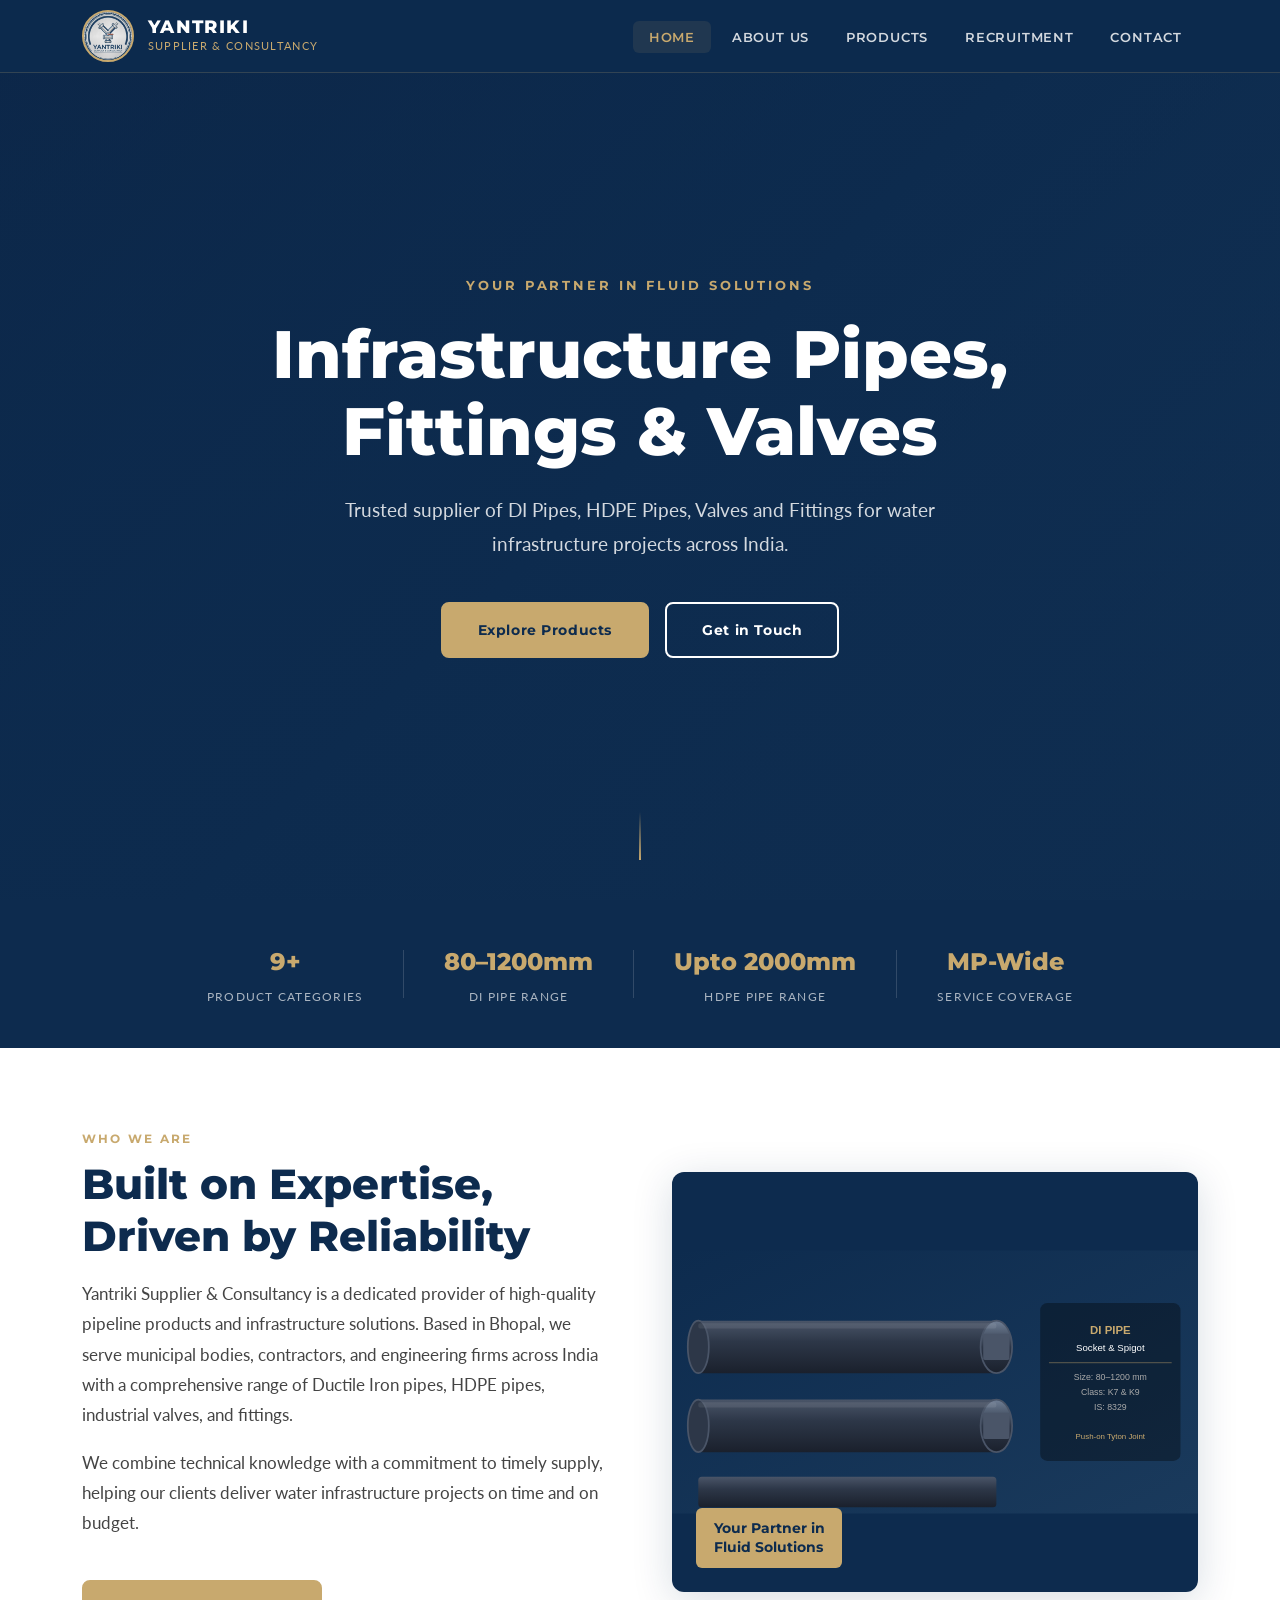
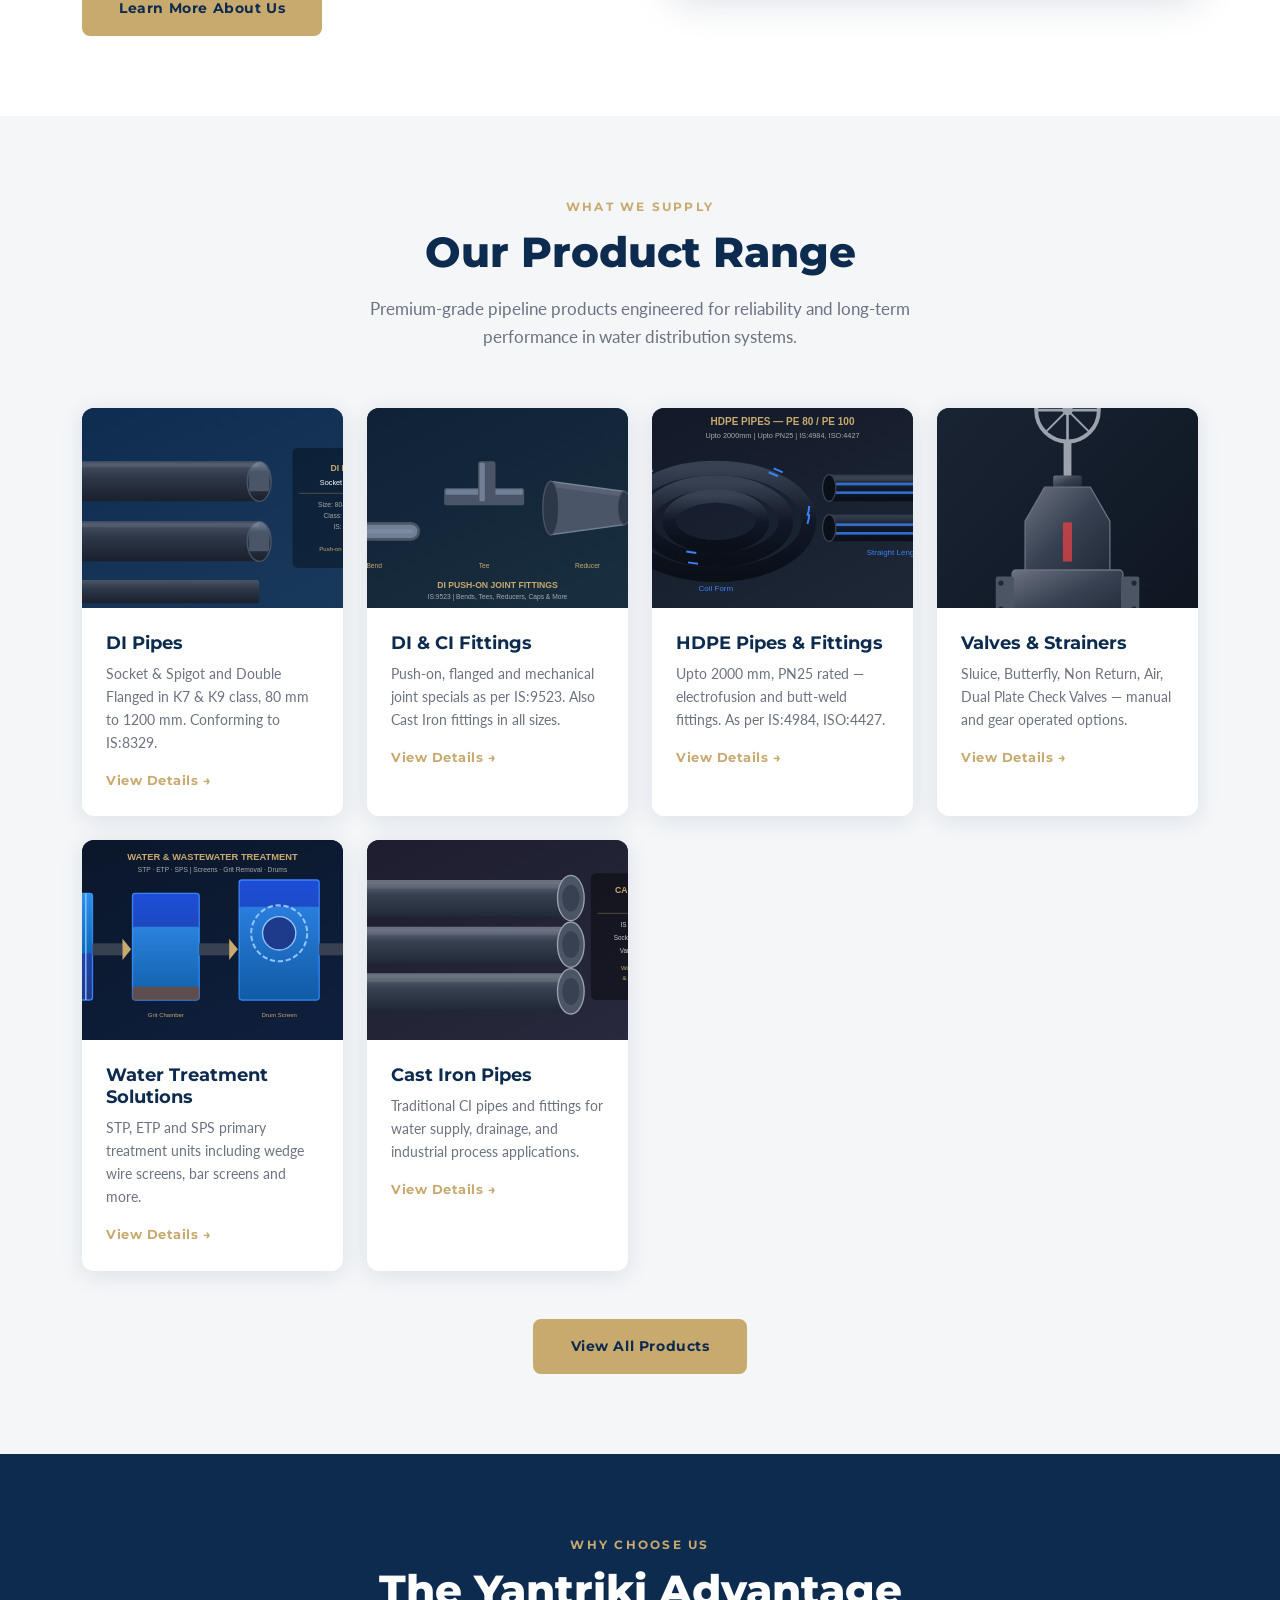
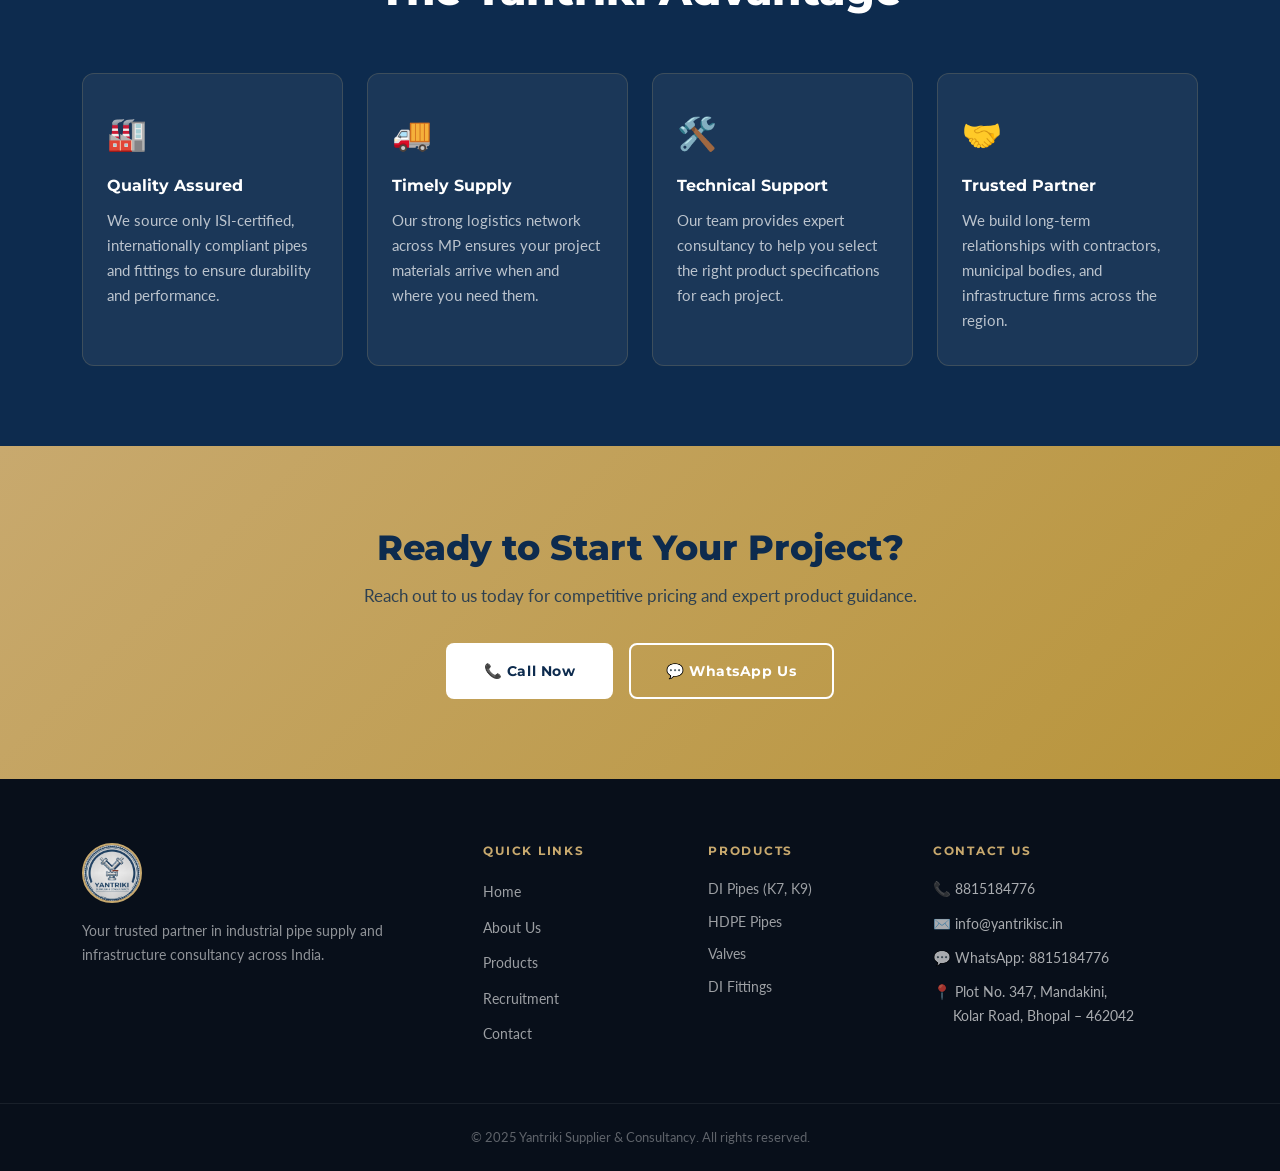
<file: index.html>
<!DOCTYPE html>
<html lang="en">
<head>
<meta charset="UTF-8">
<meta name="viewport" content="width=device-width, initial-scale=1.0, maximum-scale=5.0">
<meta name="theme-color" content="#0D2B4E">
<meta name="mobile-web-app-capable" content="yes">
<meta name="apple-mobile-web-app-capable" content="yes">
<meta name="apple-mobile-web-app-status-bar-style" content="black-translucent">
<link rel="canonical" href="https://yantrikisc.in/">
<meta name="description" content="Yantriki Supplier and Consultancy — Trusted supplier of DI Pipes, HDPE Pipes, Valves, Fittings and Water Treatment Solutions in Bhopal, Madhya Pradesh.">
<meta property="og:site_name" content="Yantriki Supplier and Consultancy">
<meta property="og:url" content="https://yantrikisc.in/">
<title>Yantriki Supplier & Consultancy</title>
<link href="https://fonts.googleapis.com/css2?family=Montserrat:wght@300;400;500;600;700;800&family=Lato:wght@300;400;700&display=swap" rel="stylesheet">
<link rel="stylesheet" href="style.css">
</head>
<body>

<!-- NAVBAR -->
<nav class="navbar" id="navbar">
  <div class="nav-container">
    <a href="index.html" class="nav-logo">
      <img src="./logo.jpg" alt="Yantriki Logo" class="logo-img" onerror="this.style.display='none'">
      <div class="logo-text">
        <span class="logo-main">YANTRIKI</span>
        <span class="logo-sub">Supplier & Consultancy</span>
      </div>
    </a>
    <button class="hamburger" id="hamburger" aria-label="Menu">
      <span></span><span></span><span></span>
    </button>
    <ul class="nav-links" id="navLinks">
      <li><a href="index.html" class="nav-link active">Home</a></li>
      <li><a href="about.html" class="nav-link">About Us</a></li>
      <li><a href="products.html" class="nav-link">Products</a></li>
      <li><a href="recruitment.html" class="nav-link">Recruitment</a></li>
      <li><a href="contact.html" class="nav-link">Contact</a></li>
    </ul>
  </div>
</nav>

<!-- HERO -->
<section class="hero">
  <div class="hero-overlay"></div>
  <div class="hero-content">
    <p class="hero-eyebrow">Your Partner in Fluid Solutions</p>
    <h1 class="hero-title">Infrastructure Pipes,<br>Fittings & Valves</h1>
    <p class="hero-desc">Trusted supplier of DI Pipes, HDPE Pipes, Valves and Fittings for water infrastructure projects across India.</p>
    <div class="hero-btns">
      <a href="products.html" class="btn btn-primary">Explore Products</a>
      <a href="contact.html" class="btn btn-outline">Get in Touch</a>
    </div>
  </div>
  <div class="hero-scroll-indicator">
    <span></span>
  </div>
</section>

<!-- STATS BAR -->
<section class="stats-bar">
  <div class="stats-container">
    <div class="stat-item">
      <span class="stat-number">9+</span>
      <span class="stat-label">Product Categories</span>
    </div>
    <div class="stat-divider"></div>
    <div class="stat-item">
      <span class="stat-number">80–1200mm</span>
      <span class="stat-label">DI Pipe Range</span>
    </div>
    <div class="stat-divider"></div>
    <div class="stat-item">
      <span class="stat-number">Upto 2000mm</span>
      <span class="stat-label">HDPE Pipe Range</span>
    </div>
    <div class="stat-divider"></div>
    <div class="stat-item">
      <span class="stat-number">MP-Wide</span>
      <span class="stat-label">Service Coverage</span>
    </div>
  </div>
</section>

<!-- INTRO SECTION -->
<section class="section intro-section">
  <div class="container two-col">
    <div class="intro-text fade-in">
      <p class="section-eyebrow">Who We Are</p>
      <h2 class="section-title">Built on Expertise,<br>Driven by Reliability</h2>
      <p class="body-text">Yantriki Supplier & Consultancy is a dedicated provider of high-quality pipeline products and infrastructure solutions. Based in Bhopal, we serve municipal bodies, contractors, and engineering firms across India with a comprehensive range of Ductile Iron pipes, HDPE pipes, industrial valves, and fittings.</p>
      <p class="body-text">We combine technical knowledge with a commitment to timely supply, helping our clients deliver water infrastructure projects on time and on budget.</p>
      <a href="about.html" class="btn btn-primary" style="margin-top:1.5rem">Learn More About Us</a>
    </div>
    <div class="intro-visual fade-in">
      <div class="visual-card">
        <img src="di-socket-pipe.svg" alt="Industrial pipes" class="visual-img">
        <div class="visual-badge">
          <span>Your Partner in<br>Fluid Solutions</span>
        </div>
      </div>
    </div>
  </div>
</section>

<!-- PRODUCTS PREVIEW -->
<section class="section products-preview">
  <div class="container">
    <div class="section-header">
      <p class="section-eyebrow">What We Supply</p>
      <h2 class="section-title">Our Product Range</h2>
      <p class="section-subtitle">Premium-grade pipeline products engineered for reliability and long-term performance in water distribution systems.</p>
    </div>
    <div class="product-grid">
      <a href="products.html#di-pipes" class="product-card fade-in">
        <div class="product-card-img" style="background-image:url('di-socket-pipe.svg'); background-color:#1a3a5c;"></div>
        <div class="product-card-body">
          <h3>DI Pipes</h3>
          <p>Socket & Spigot and Double Flanged in K7 & K9 class, 80 mm to 1200 mm. Conforming to IS:8329.</p>
          <span class="card-link">View Details →</span>
        </div>
      </a>
      <a href="products.html#di-fittings" class="product-card fade-in">
        <div class="product-card-img" style="background-image:url('di-push-fittings.svg'); background-color:#1a3a5c;"></div>
        <div class="product-card-body">
          <h3>DI & CI Fittings</h3>
          <p>Push-on, flanged and mechanical joint specials as per IS:9523. Also Cast Iron fittings in all sizes.</p>
          <span class="card-link">View Details →</span>
        </div>
      </a>
      <a href="products.html#hdpe-pipes" class="product-card fade-in">
        <div class="product-card-img" style="background-image:url('hdpe-pipes.svg'); background-color:#1a3a5c;"></div>
        <div class="product-card-body">
          <h3>HDPE Pipes & Fittings</h3>
          <p>Upto 2000 mm, PN25 rated — electrofusion and butt-weld fittings. As per IS:4984, ISO:4427.</p>
          <span class="card-link">View Details →</span>
        </div>
      </a>
      <a href="products.html#valves" class="product-card fade-in">
        <div class="product-card-img" style="background-image:url('sluice-valve.svg'); background-color:#1a3a5c;"></div>
        <div class="product-card-body">
          <h3>Valves & Strainers</h3>
          <p>Sluice, Butterfly, Non Return, Air, Dual Plate Check Valves — manual and gear operated options.</p>
          <span class="card-link">View Details →</span>
        </div>
      </a>
      <a href="products.html#wastewater" class="product-card fade-in">
        <div class="product-card-img" style="background-image:url('water-treatment.svg'); background-color:#1a3a5c;"></div>
        <div class="product-card-body">
          <h3>Water Treatment Solutions</h3>
          <p>STP, ETP and SPS primary treatment units including wedge wire screens, bar screens and more.</p>
          <span class="card-link">View Details →</span>
        </div>
      </a>
      <a href="products.html#ci-pipes" class="product-card fade-in">
        <div class="product-card-img" style="background-image:url('ci-pipes.svg'); background-color:#1a3a5c;"></div>
        <div class="product-card-body">
          <h3>Cast Iron Pipes</h3>
          <p>Traditional CI pipes and fittings for water supply, drainage, and industrial process applications.</p>
          <span class="card-link">View Details →</span>
        </div>
      </a>
    </div>
    <div class="center-btn">
      <a href="products.html" class="btn btn-primary">View All Products</a>
    </div>
  </div>
</section>

<!-- WHY US -->
<section class="section why-section">
  <div class="container">
    <div class="section-header">
      <p class="section-eyebrow">Why Choose Us</p>
      <h2 class="section-title">The Yantriki Advantage</h2>
    </div>
    <div class="why-grid">
      <div class="why-card fade-in">
        <div class="why-icon">🏭</div>
        <h3>Quality Assured</h3>
        <p>We source only ISI-certified, internationally compliant pipes and fittings to ensure durability and performance.</p>
      </div>
      <div class="why-card fade-in">
        <div class="why-icon">🚚</div>
        <h3>Timely Supply</h3>
        <p>Our strong logistics network across MP ensures your project materials arrive when and where you need them.</p>
      </div>
      <div class="why-card fade-in">
        <div class="why-icon">🛠️</div>
        <h3>Technical Support</h3>
        <p>Our team provides expert consultancy to help you select the right product specifications for each project.</p>
      </div>
      <div class="why-card fade-in">
        <div class="why-icon">🤝</div>
        <h3>Trusted Partner</h3>
        <p>We build long-term relationships with contractors, municipal bodies, and infrastructure firms across the region.</p>
      </div>
    </div>
  </div>
</section>

<!-- CTA BANNER -->
<section class="cta-banner">
  <div class="container">
    <h2>Ready to Start Your Project?</h2>
    <p>Reach out to us today for competitive pricing and expert product guidance.</p>
    <div class="cta-btns">
      <a href="tel:8815184776" class="btn btn-white">📞 Call Now</a>
      <a href="https://wa.me/918815184776" target="_blank" class="btn btn-outline-white">💬 WhatsApp Us</a>
    </div>
  </div>
</section>

<!-- FOOTER -->
<footer class="footer">
  <div class="footer-container">
    <div class="footer-brand">
      <img src="./logo.jpg" alt="Yantriki Logo" class="footer-logo">
      <p>Your trusted partner in industrial pipe supply and infrastructure consultancy across India.</p>
    </div>
    <div class="footer-links">
      <h4>Quick Links</h4>
      <ul>
        <li><a href="index.html">Home</a></li>
        <li><a href="about.html">About Us</a></li>
        <li><a href="products.html">Products</a></li>
        <li><a href="recruitment.html">Recruitment</a></li>
        <li><a href="contact.html">Contact</a></li>
      </ul>
    </div>
    <div class="footer-products">
      <h4>Products</h4>
      <ul>
        <li>DI Pipes (K7, K9)</li>
        <li>HDPE Pipes</li>
        <li>Valves</li>
        <li>DI Fittings</li>
      </ul>
    </div>
    <div class="footer-contact">
      <h4>Contact Us</h4>
      <p>📞 <a href="tel:8815184776">8815184776</a></p>
      <p>✉️ <a href="mailto:info@yantrikisc.in">info@yantrikisc.in</a></p>
      <p>💬 <a href="https://wa.me/918815184776">WhatsApp: 8815184776</a></p>
      <p>📍 Plot No. 347, Mandakini,<br>&nbsp;&nbsp;&nbsp;&nbsp;&nbsp;Kolar Road, Bhopal – 462042</p>
    </div>
  </div>
  <div class="footer-bottom">
    <p>© 2025 Yantriki Supplier & Consultancy. All rights reserved.</p>
  </div>
</footer>

<script src="logo-inject.js"></script>
<script src="main.js"></script>
</body>
</html>
</file>
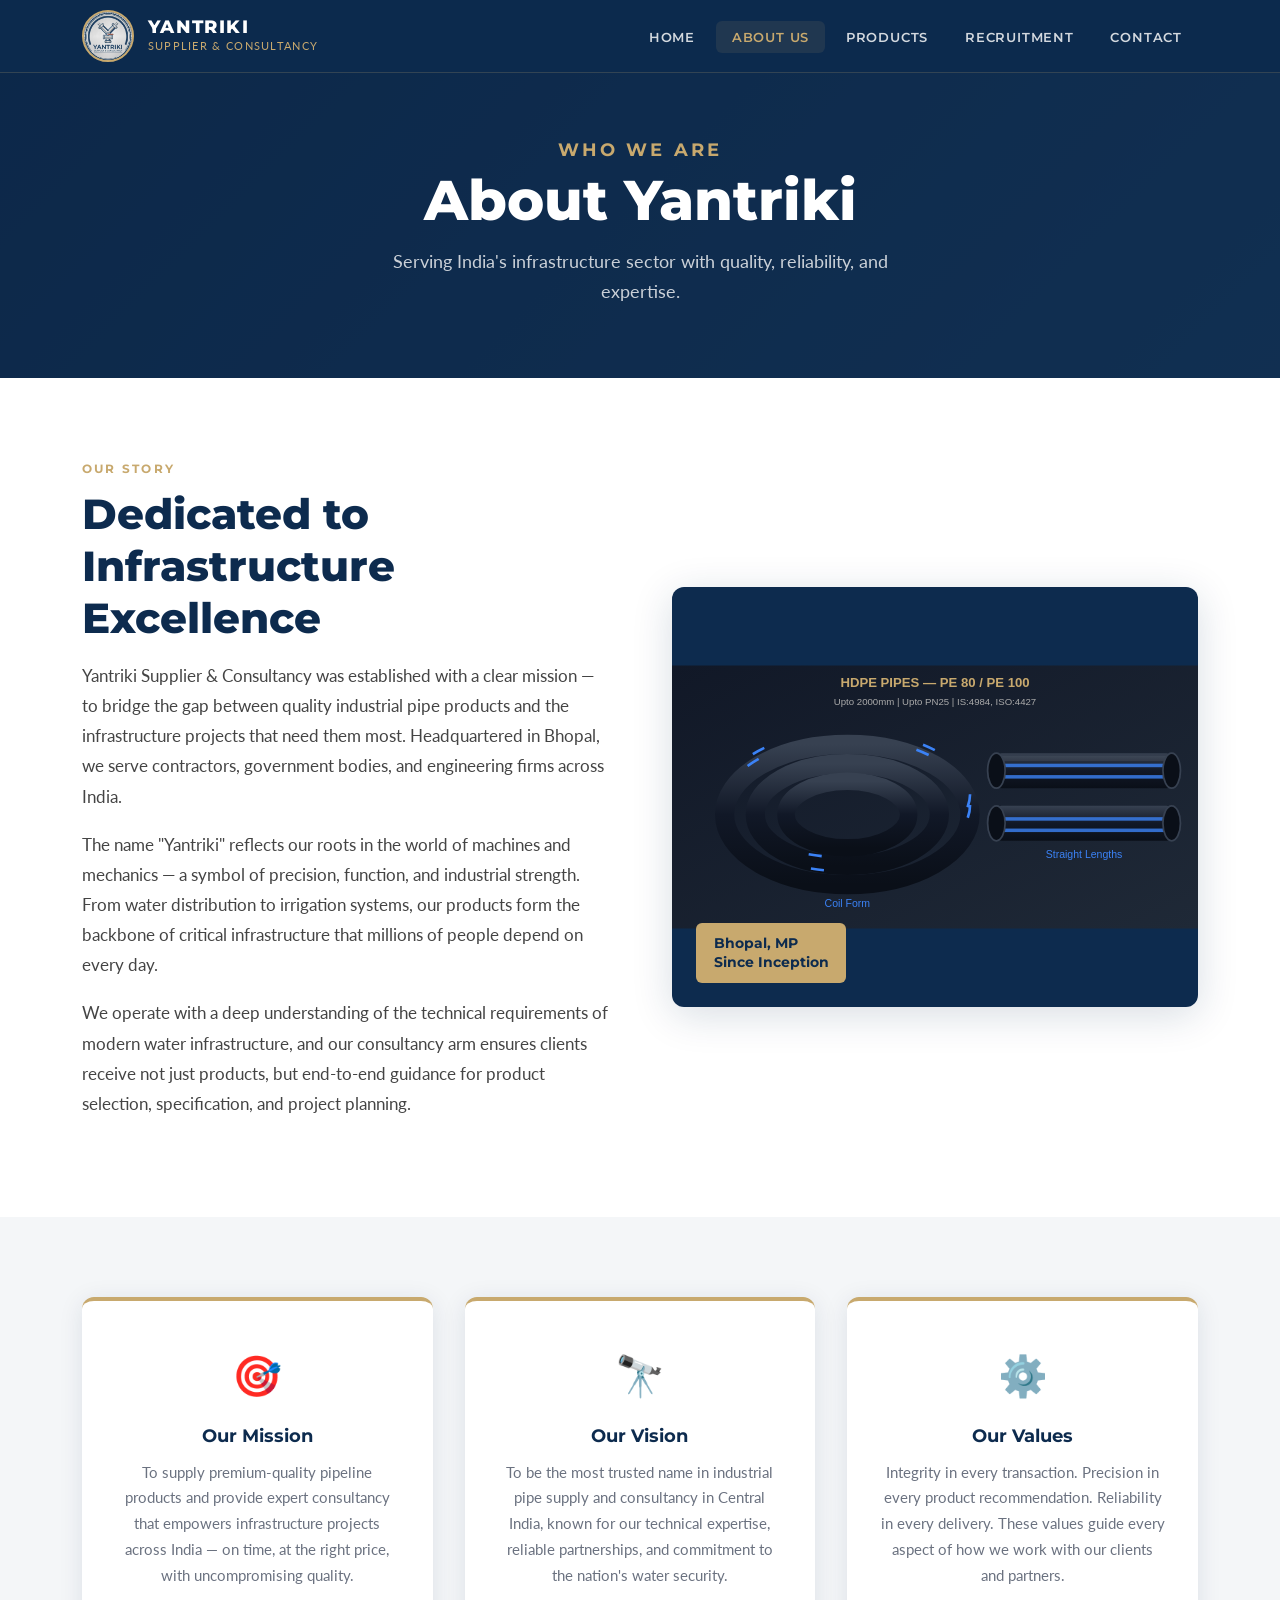
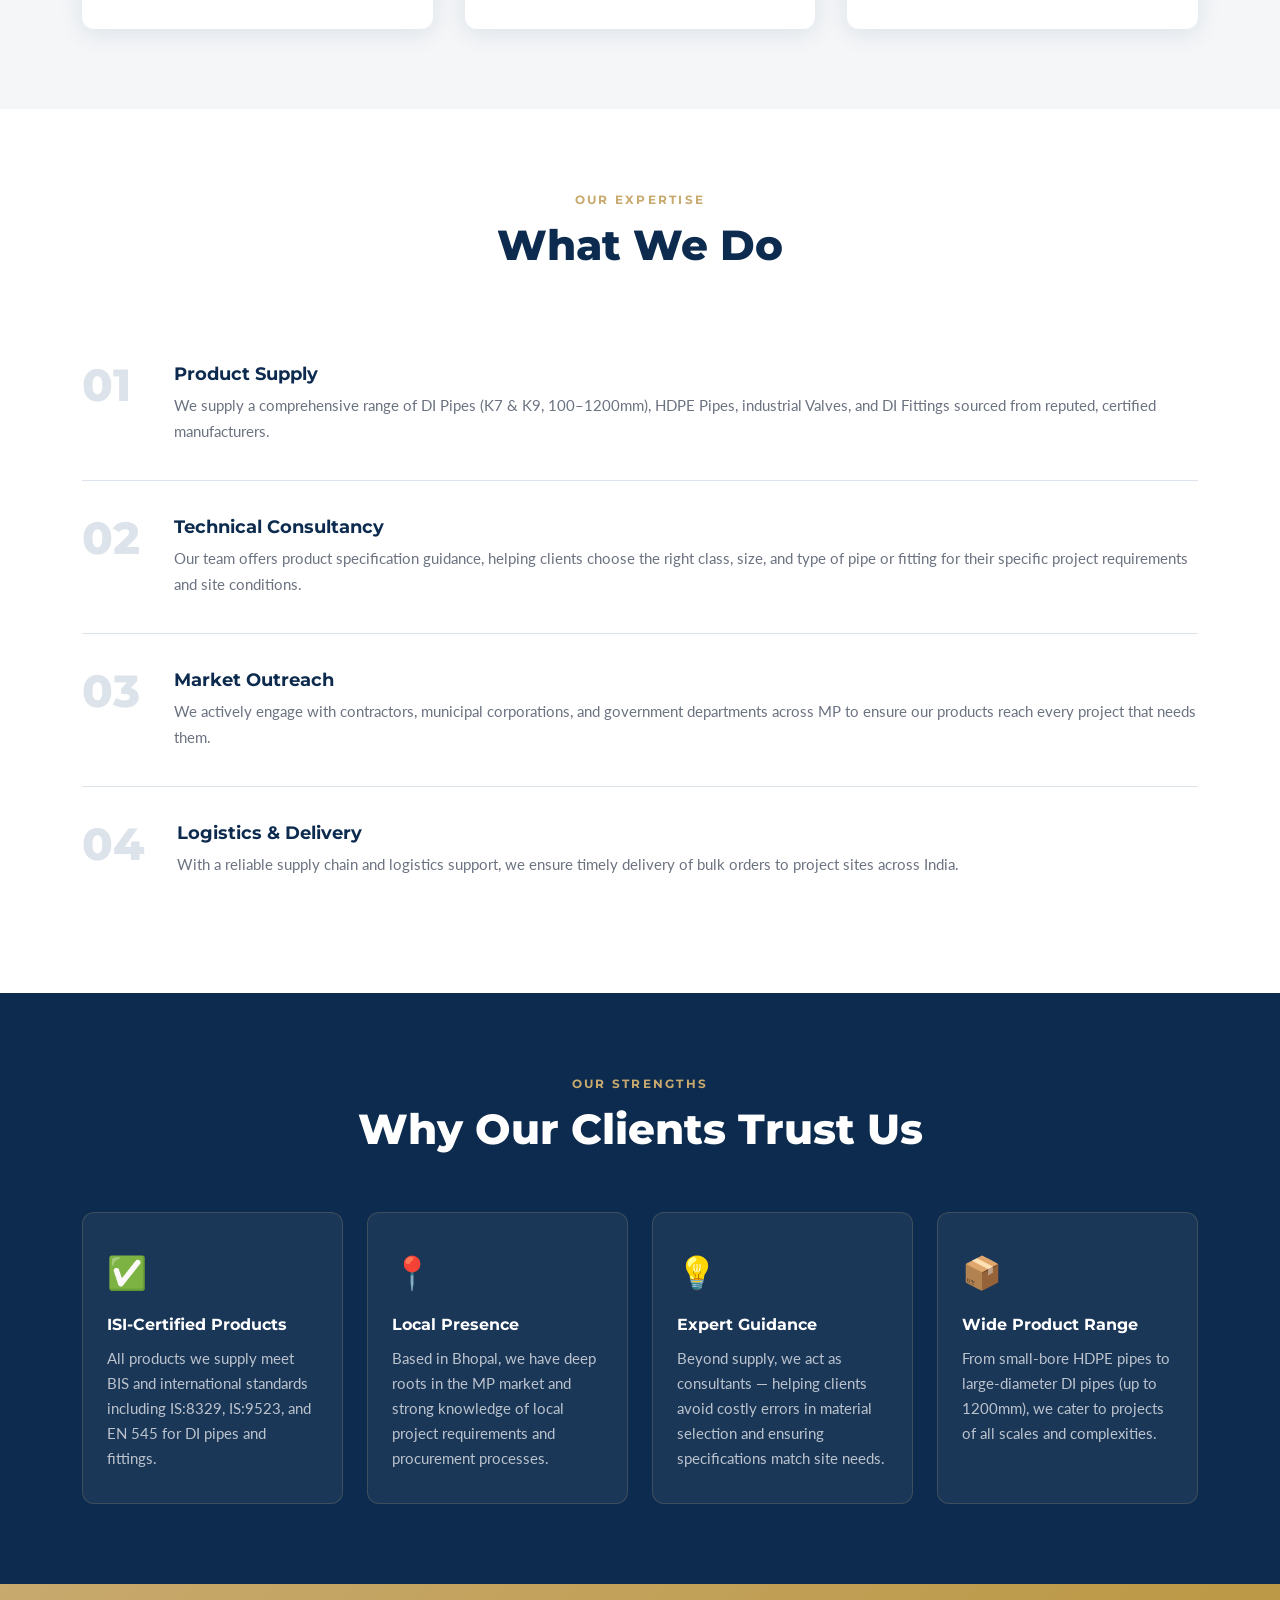
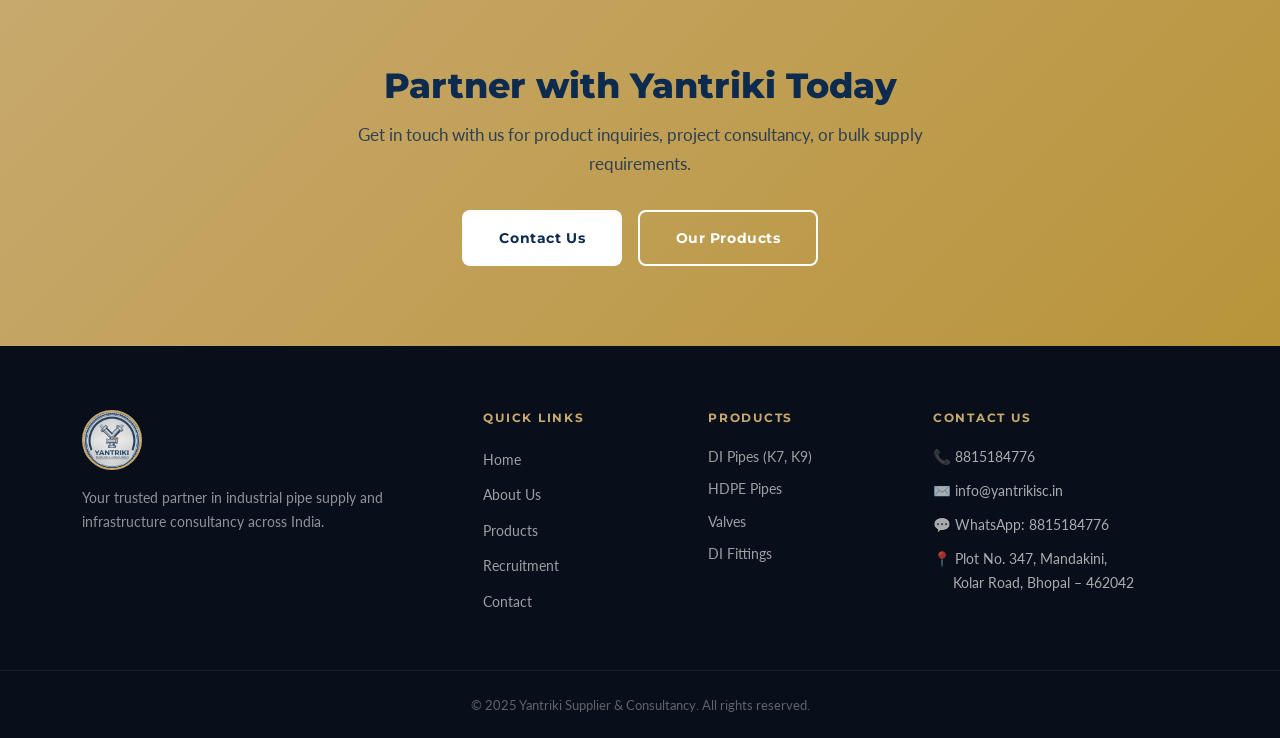
<file: about.html>
<!DOCTYPE html>
<html lang="en">
<head>
<meta charset="UTF-8">
<meta name="viewport" content="width=device-width, initial-scale=1.0, maximum-scale=5.0">
<meta name="theme-color" content="#0D2B4E">
<meta name="mobile-web-app-capable" content="yes">
<meta name="apple-mobile-web-app-capable" content="yes">
<meta name="apple-mobile-web-app-status-bar-style" content="black-translucent">
<link rel="canonical" href="https://yantrikisc.in/">
<meta name="description" content="Yantriki Supplier and Consultancy — Trusted supplier of DI Pipes, HDPE Pipes, Valves, Fittings and Water Treatment Solutions in Bhopal, Madhya Pradesh.">
<meta property="og:site_name" content="Yantriki Supplier and Consultancy">
<meta property="og:url" content="https://yantrikisc.in/">
<title>About Us – Yantriki Supplier & Consultancy</title>
<link href="https://fonts.googleapis.com/css2?family=Montserrat:wght@300;400;500;600;700;800&family=Lato:wght@300;400;700&display=swap" rel="stylesheet">
<link rel="stylesheet" href="style.css">
</head>
<body>

<nav class="navbar" id="navbar">
  <div class="nav-container">
    <a href="index.html" class="nav-logo">
      <img src="./logo.jpg" alt="Yantriki Logo" class="logo-img" onerror="this.style.display='none'">
      <div class="logo-text">
        <span class="logo-main">YANTRIKI</span>
        <span class="logo-sub">Supplier & Consultancy</span>
      </div>
    </a>
    <button class="hamburger" id="hamburger" aria-label="Menu">
      <span></span><span></span><span></span>
    </button>
    <ul class="nav-links" id="navLinks">
      <li><a href="index.html" class="nav-link">Home</a></li>
      <li><a href="about.html" class="nav-link active">About Us</a></li>
      <li><a href="products.html" class="nav-link">Products</a></li>
      <li><a href="recruitment.html" class="nav-link">Recruitment</a></li>
      <li><a href="contact.html" class="nav-link">Contact</a></li>
    </ul>
  </div>
</nav>

<!-- PAGE HERO -->
<section class="page-hero">
  <div class="page-hero-overlay"></div>
  <div class="page-hero-content">
    <p class="section-eyebrow" style="color:#c8a96e;">Who We Are</p>
    <h1>About Yantriki</h1>
    <p>Serving India's infrastructure sector with quality, reliability, and expertise.</p>
  </div>
</section>

<!-- ABOUT INTRO -->
<section class="section">
  <div class="container two-col">
    <div class="fade-in">
      <p class="section-eyebrow">Our Story</p>
      <h2 class="section-title">Dedicated to Infrastructure Excellence</h2>
      <p class="body-text">Yantriki Supplier & Consultancy was established with a clear mission — to bridge the gap between quality industrial pipe products and the infrastructure projects that need them most. Headquartered in Bhopal, we serve contractors, government bodies, and engineering firms across India.</p>
      <p class="body-text">The name "Yantriki" reflects our roots in the world of machines and mechanics — a symbol of precision, function, and industrial strength. From water distribution to irrigation systems, our products form the backbone of critical infrastructure that millions of people depend on every day.</p>
      <p class="body-text">We operate with a deep understanding of the technical requirements of modern water infrastructure, and our consultancy arm ensures clients receive not just products, but end-to-end guidance for product selection, specification, and project planning.</p>
    </div>
    <div class="intro-visual fade-in">
      <div class="visual-card">
        <img src="hdpe-pipes.svg" alt="Pipeline infrastructure" class="visual-img" onerror="this.style.background='#1a3a5c';this.src=''">
        <div class="visual-badge">
          <span>Bhopal, MP<br>Since Inception</span>
        </div>
      </div>
    </div>
  </div>
</section>

<!-- MISSION VISION -->
<section class="section mv-section">
  <div class="container">
    <div class="mv-grid">
      <div class="mv-card fade-in">
        <div class="mv-icon">🎯</div>
        <h3>Our Mission</h3>
        <p>To supply premium-quality pipeline products and provide expert consultancy that empowers infrastructure projects across India — on time, at the right price, with uncompromising quality.</p>
      </div>
      <div class="mv-card fade-in">
        <div class="mv-icon">🔭</div>
        <h3>Our Vision</h3>
        <p>To be the most trusted name in industrial pipe supply and consultancy in Central India, known for our technical expertise, reliable partnerships, and commitment to the nation's water security.</p>
      </div>
      <div class="mv-card fade-in">
        <div class="mv-icon">⚙️</div>
        <h3>Our Values</h3>
        <p>Integrity in every transaction. Precision in every product recommendation. Reliability in every delivery. These values guide every aspect of how we work with our clients and partners.</p>
      </div>
    </div>
  </div>
</section>

<!-- WHAT WE DO -->
<section class="section">
  <div class="container">
    <div class="section-header">
      <p class="section-eyebrow">Our Expertise</p>
      <h2 class="section-title">What We Do</h2>
    </div>
    <div class="expertise-grid">
      <div class="expertise-item fade-in">
        <div class="expertise-num">01</div>
        <div class="expertise-body">
          <h3>Product Supply</h3>
          <p>We supply a comprehensive range of DI Pipes (K7 & K9, 100–1200mm), HDPE Pipes, industrial Valves, and DI Fittings sourced from reputed, certified manufacturers.</p>
        </div>
      </div>
      <div class="expertise-item fade-in">
        <div class="expertise-num">02</div>
        <div class="expertise-body">
          <h3>Technical Consultancy</h3>
          <p>Our team offers product specification guidance, helping clients choose the right class, size, and type of pipe or fitting for their specific project requirements and site conditions.</p>
        </div>
      </div>
      <div class="expertise-item fade-in">
        <div class="expertise-num">03</div>
        <div class="expertise-body">
          <h3>Market Outreach</h3>
          <p>We actively engage with contractors, municipal corporations, and government departments across MP to ensure our products reach every project that needs them.</p>
        </div>
      </div>
      <div class="expertise-item fade-in">
        <div class="expertise-num">04</div>
        <div class="expertise-body">
          <h3>Logistics & Delivery</h3>
          <p>With a reliable supply chain and logistics support, we ensure timely delivery of bulk orders to project sites across India.</p>
        </div>
      </div>
    </div>
  </div>
</section>

<!-- WHY CHOOSE US -->
<section class="section why-section">
  <div class="container">
    <div class="section-header">
      <p class="section-eyebrow">Our Strengths</p>
      <h2 class="section-title">Why Our Clients Trust Us</h2>
    </div>
    <div class="why-grid">
      <div class="why-card fade-in">
        <div class="why-icon">✅</div>
        <h3>ISI-Certified Products</h3>
        <p>All products we supply meet BIS and international standards including IS:8329, IS:9523, and EN 545 for DI pipes and fittings.</p>
      </div>
      <div class="why-card fade-in">
        <div class="why-icon">📍</div>
        <h3>Local Presence</h3>
        <p>Based in Bhopal, we have deep roots in the MP market and strong knowledge of local project requirements and procurement processes.</p>
      </div>
      <div class="why-card fade-in">
        <div class="why-icon">💡</div>
        <h3>Expert Guidance</h3>
        <p>Beyond supply, we act as consultants — helping clients avoid costly errors in material selection and ensuring specifications match site needs.</p>
      </div>
      <div class="why-card fade-in">
        <div class="why-icon">📦</div>
        <h3>Wide Product Range</h3>
        <p>From small-bore HDPE pipes to large-diameter DI pipes (up to 1200mm), we cater to projects of all scales and complexities.</p>
      </div>
    </div>
  </div>
</section>

<!-- CTA -->
<section class="cta-banner">
  <div class="container">
    <h2>Partner with Yantriki Today</h2>
    <p>Get in touch with us for product inquiries, project consultancy, or bulk supply requirements.</p>
    <div class="cta-btns">
      <a href="contact.html" class="btn btn-white">Contact Us</a>
      <a href="products.html" class="btn btn-outline-white">Our Products</a>
    </div>
  </div>
</section>

<footer class="footer">
  <div class="footer-container">
    <div class="footer-brand">
      <img src="./logo.jpg" alt="Yantriki Logo" class="footer-logo">
      <p>Your trusted partner in industrial pipe supply and infrastructure consultancy across India.</p>
    </div>
    <div class="footer-links">
      <h4>Quick Links</h4>
      <ul>
        <li><a href="index.html">Home</a></li>
        <li><a href="about.html">About Us</a></li>
        <li><a href="products.html">Products</a></li>
        <li><a href="recruitment.html">Recruitment</a></li>
        <li><a href="contact.html">Contact</a></li>
      </ul>
    </div>
    <div class="footer-products">
      <h4>Products</h4>
      <ul>
        <li>DI Pipes (K7, K9)</li>
        <li>HDPE Pipes</li>
        <li>Valves</li>
        <li>DI Fittings</li>
      </ul>
    </div>
    <div class="footer-contact">
      <h4>Contact Us</h4>
      <p>📞 <a href="tel:8815184776">8815184776</a></p>
      <p>✉️ <a href="mailto:info@yantrikisc.in">info@yantrikisc.in</a></p>
      <p>💬 <a href="https://wa.me/918815184776">WhatsApp: 8815184776</a></p>
      <p>📍 Plot No. 347, Mandakini,<br>&nbsp;&nbsp;&nbsp;&nbsp;&nbsp;Kolar Road, Bhopal – 462042</p>
    </div>
  </div>
  <div class="footer-bottom">
    <p>© 2025 Yantriki Supplier & Consultancy. All rights reserved.</p>
  </div>
</footer>

<script src="logo-inject.js"></script>
<script src="main.js"></script>
</body>
</html>
</file>
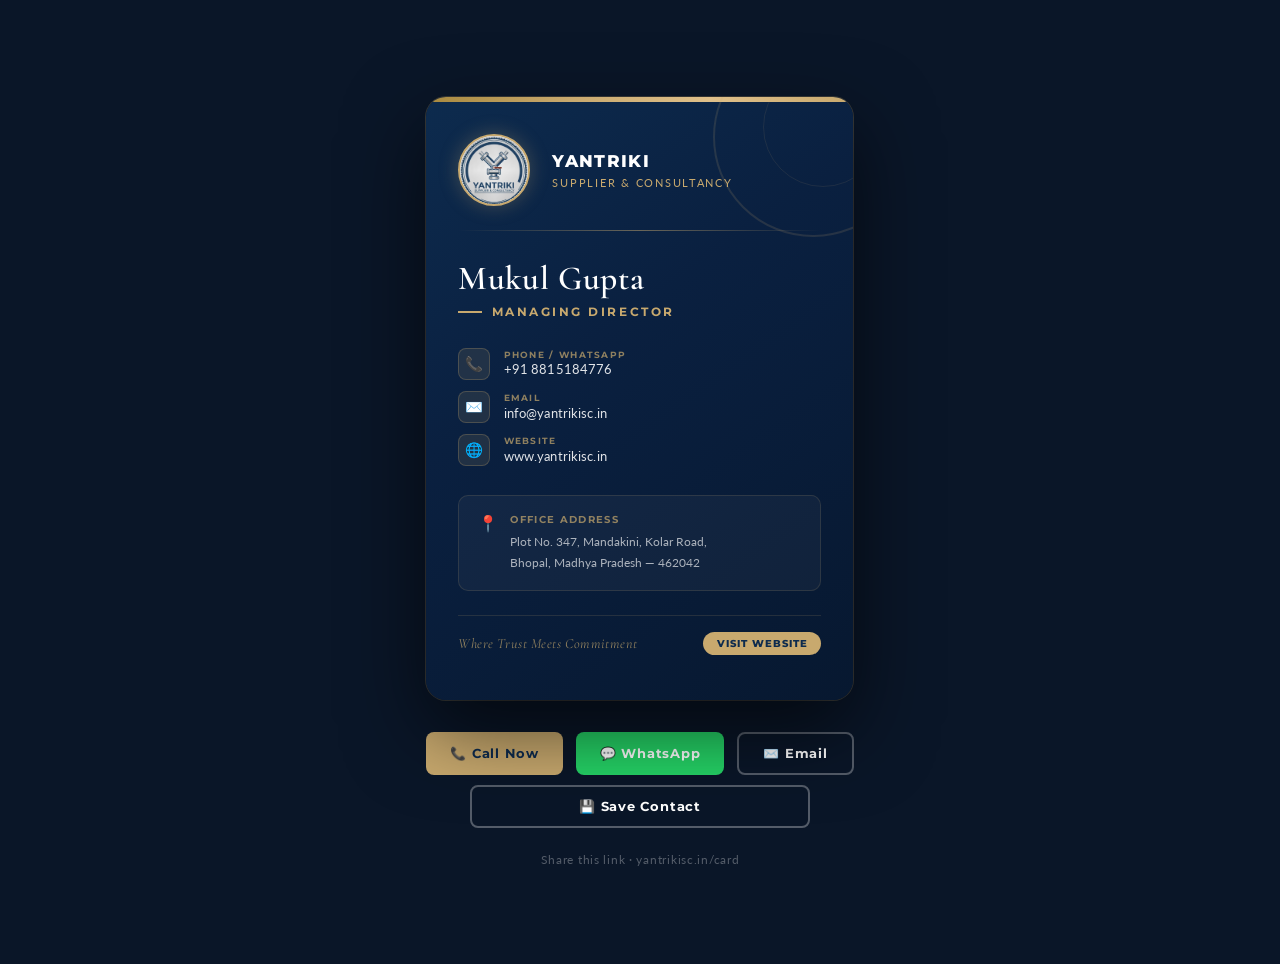
<file: card.html>
<!DOCTYPE html>
<html lang="en">
<head>
<meta charset="UTF-8">
<meta name="viewport" content="width=device-width, initial-scale=1.0">
<title>Mukul Gupta — Yantriki Supplier & Consultancy</title>
<link href="https://fonts.googleapis.com/css2?family=Montserrat:wght@300;400;500;600;700;800&family=Cormorant+Garamond:wght@400;500;600&family=Lato:wght@300;400;700&display=swap" rel="stylesheet">
<style>
*, *::before, *::after { box-sizing: border-box; margin: 0; padding: 0; }

:root {
  --navy:    #0D2B4E;
  --navy-lt: #1a3a5c;
  --gold:    #c8a96e;
  --gold-lt: #dfc08a;
  --gold-dk: #a8893e;
  --white:   #ffffff;
  --off:     #f8f5f0;
  --text:    #2a2e38;
}

html, body {
  min-height: 100vh;
  font-family: 'Lato', sans-serif;
  background: #0a1628;
  display: flex;
  align-items: center;
  justify-content: center;
  padding: 2rem 1rem;
}

/* ── CARD WRAPPER ── */
.card-scene {
  perspective: 1200px;
  width: 100%;
  max-width: 480px;
}

.card {
  width: 100%;
  border-radius: 20px;
  overflow: hidden;
  box-shadow:
    0 30px 80px rgba(0,0,0,0.6),
    0 0 0 1px rgba(200,169,110,0.25),
    inset 0 1px 0 rgba(255,255,255,0.06);
  animation: cardIn 0.9s cubic-bezier(0.22,1,0.36,1) both;
  position: relative;
}

@keyframes cardIn {
  from { opacity:0; transform: translateY(40px) rotateX(8deg); }
  to   { opacity:1; transform: translateY(0) rotateX(0); }
}

/* ── FRONT FACE ── */
.card-front {
  background: linear-gradient(145deg, #0D2B4E 0%, #0a2040 40%, #071830 100%);
  position: relative;
  overflow: hidden;
}

/* Decorative corner geometry */
.card-front::before {
  content: '';
  position: absolute;
  top: -60px; right: -60px;
  width: 200px; height: 200px;
  border: 2px solid rgba(200,169,110,0.15);
  border-radius: 50%;
  pointer-events: none;
}
.card-front::after {
  content: '';
  position: absolute;
  top: -30px; right: -30px;
  width: 120px; height: 120px;
  border: 1px solid rgba(200,169,110,0.1);
  border-radius: 50%;
  pointer-events: none;
}

/* Gold top stripe */
.gold-stripe {
  height: 5px;
  background: linear-gradient(90deg, var(--gold-dk), var(--gold), var(--gold-lt), var(--gold));
}

/* ── HEADER SECTION ── */
.card-header {
  padding: 2rem 2rem 1.5rem;
  display: flex;
  align-items: center;
  gap: 1.4rem;
  position: relative;
  z-index: 2;
}

.logo-wrap {
  flex-shrink: 0;
  width: 72px;
  height: 72px;
  border-radius: 50%;
  border: 2px solid var(--gold);
  overflow: hidden;
  box-shadow: 0 0 20px rgba(200,169,110,0.3);
  background: var(--white);
}
.logo-wrap img {
  width: 100%;
  height: 100%;
  object-fit: cover;
  display: block;
}

.company-info { flex: 1; }
.company-name {
  font-family: 'Montserrat', sans-serif;
  font-size: 1.05rem;
  font-weight: 800;
  color: var(--white);
  letter-spacing: 0.08em;
  line-height: 1.2;
  text-transform: uppercase;
}
.company-tagline {
  font-family: 'Lato', sans-serif;
  font-size: 0.68rem;
  color: var(--gold);
  letter-spacing: 0.16em;
  text-transform: uppercase;
  margin-top: 0.3rem;
}

/* ── DIVIDER ── */
.divider {
  margin: 0 2rem;
  height: 1px;
  background: linear-gradient(90deg, transparent, rgba(200,169,110,0.5), transparent);
  position: relative;
  z-index: 2;
}

/* ── PERSON SECTION ── */
.card-person {
  padding: 1.8rem 2rem 1.5rem;
  position: relative;
  z-index: 2;
}

.person-name {
  font-family: 'Cormorant Garamond', serif;
  font-size: 2.1rem;
  font-weight: 600;
  color: var(--white);
  letter-spacing: 0.02em;
  line-height: 1.15;
  margin-bottom: 0.4rem;
}

.person-designation {
  font-family: 'Montserrat', sans-serif;
  font-size: 0.72rem;
  font-weight: 700;
  letter-spacing: 0.22em;
  text-transform: uppercase;
  color: var(--gold);
  display: flex;
  align-items: center;
  gap: 0.6rem;
  margin-bottom: 0.3rem;
}
.person-designation::before {
  content: '';
  display: inline-block;
  width: 24px;
  height: 2px;
  background: var(--gold);
  flex-shrink: 0;
}

/* ── CONTACT SECTION ── */
.card-contacts {
  padding: 0 2rem 1.8rem;
  display: flex;
  flex-direction: column;
  gap: 0.7rem;
  position: relative;
  z-index: 2;
}

.contact-row {
  display: flex;
  align-items: center;
  gap: 0.85rem;
  text-decoration: none;
  group: true;
  transition: opacity 0.2s;
}
.contact-row:hover { opacity: 0.8; }

.contact-icon {
  width: 32px;
  height: 32px;
  border-radius: 8px;
  background: rgba(200,169,110,0.12);
  border: 1px solid rgba(200,169,110,0.25);
  display: flex;
  align-items: center;
  justify-content: center;
  flex-shrink: 0;
  font-size: 0.9rem;
  transition: background 0.2s;
}
.contact-row:hover .contact-icon {
  background: rgba(200,169,110,0.22);
}

.contact-text {
  display: flex;
  flex-direction: column;
}
.contact-label {
  font-family: 'Montserrat', sans-serif;
  font-size: 0.58rem;
  font-weight: 700;
  letter-spacing: 0.14em;
  text-transform: uppercase;
  color: rgba(200,169,110,0.7);
  line-height: 1;
  margin-bottom: 0.15rem;
}
.contact-value {
  font-family: 'Lato', sans-serif;
  font-size: 0.82rem;
  color: rgba(255,255,255,0.88);
  font-weight: 400;
  letter-spacing: 0.01em;
}

/* ── ADDRESS SECTION ── */
.card-address {
  margin: 0 2rem;
  padding: 1rem 1.2rem;
  background: rgba(255,255,255,0.04);
  border: 1px solid rgba(200,169,110,0.15);
  border-radius: 10px;
  display: flex;
  gap: 0.75rem;
  align-items: flex-start;
  position: relative;
  z-index: 2;
}
.addr-icon {
  font-size: 1rem;
  margin-top: 0.05rem;
  flex-shrink: 0;
}
.addr-text {
  font-family: 'Lato', sans-serif;
  font-size: 0.78rem;
  color: rgba(255,255,255,0.65);
  line-height: 1.7;
}
.addr-text strong {
  display: block;
  font-size: 0.6rem;
  font-family: 'Montserrat', sans-serif;
  letter-spacing: 0.14em;
  text-transform: uppercase;
  color: rgba(200,169,110,0.7);
  margin-bottom: 0.2rem;
}

/* ── BOTTOM GOLD BAR ── */
.card-bottom {
  margin: 1.5rem 2rem 0;
  padding: 1rem 0;
  border-top: 1px solid rgba(200,169,110,0.15);
  display: flex;
  justify-content: space-between;
  align-items: center;
  position: relative;
  z-index: 2;
}

.tagline-bottom {
  font-family: 'Cormorant Garamond', serif;
  font-size: 0.88rem;
  font-style: italic;
  color: rgba(200,169,110,0.7);
  letter-spacing: 0.04em;
}

.website-pill {
  background: var(--gold);
  color: var(--navy);
  font-family: 'Montserrat', sans-serif;
  font-size: 0.62rem;
  font-weight: 800;
  letter-spacing: 0.1em;
  padding: 0.35rem 0.85rem;
  border-radius: 20px;
  text-decoration: none;
  text-transform: uppercase;
  transition: background 0.2s;
}
.website-pill:hover { background: var(--gold-lt); }

/* Bottom padding */
.card-pad { height: 1.8rem; }

/* ── ACTION BUTTONS ── */
.actions {
  margin-top: 2rem;
  display: flex;
  gap: 0.8rem;
  justify-content: center;
  flex-wrap: wrap;
}
.action-btn {
  display: inline-flex;
  align-items: center;
  gap: 0.5rem;
  padding: 0.75rem 1.5rem;
  border-radius: 8px;
  font-family: 'Montserrat', sans-serif;
  font-size: 0.8rem;
  font-weight: 700;
  letter-spacing: 0.06em;
  cursor: pointer;
  border: none;
  text-decoration: none;
  transition: all 0.2s;
}
.btn-gold {
  background: var(--gold);
  color: var(--navy);
}
.btn-gold:hover { background: var(--gold-lt); transform: translateY(-2px); }
.btn-outline {
  background: transparent;
  color: var(--white);
  border: 2px solid rgba(255,255,255,0.3);
}
.btn-outline:hover { border-color: var(--gold); color: var(--gold); transform: translateY(-2px); }
.btn-whatsapp {
  background: #25D366;
  color: var(--white);
}
.btn-whatsapp:hover { background: #20bd5a; transform: translateY(-2px); }

/* ── QR PLACEHOLDER ── */
.qr-section {
  margin-top: 1.5rem;
  text-align: center;
}
.qr-note {
  font-family: 'Lato', sans-serif;
  font-size: 0.75rem;
  color: rgba(255,255,255,0.4);
  margin-top: 0.5rem;
}

/* ── SHARE HINT ── */
.share-hint {
  text-align: center;
  margin-top: 1.5rem;
  font-family: 'Lato', sans-serif;
  font-size: 0.75rem;
  color: rgba(255,255,255,0.3);
  letter-spacing: 0.06em;
}

/* ── MOBILE ── */
@media (max-width: 520px) {
  body { padding: 1rem 0.75rem; align-items: flex-start; padding-top: 1.5rem; }
  .card-header { padding: 1.5rem 1.5rem 1.2rem; gap: 1rem; }
  .logo-wrap { width: 60px; height: 60px; }
  .company-name { font-size: 0.88rem; }
  .card-person { padding: 1.4rem 1.5rem 1.2rem; }
  .person-name { font-size: 1.75rem; }
  .card-contacts { padding: 0 1.5rem 1.5rem; }
  .card-address { margin: 0 1.5rem; }
  .card-bottom { margin: 1.2rem 1.5rem 0; }
  .divider { margin: 0 1.5rem; }
  .actions { gap: 0.6rem; }
  .action-btn { padding: 0.65rem 1.1rem; font-size: 0.75rem; }
}
</style>
</head>
<body>

<div style="width:100%; max-width:520px;">

  <!-- E-VISITING CARD -->
  <div class="card-scene">
    <div class="card">
      <div class="card-front">

        <!-- Gold top stripe -->
        <div class="gold-stripe"></div>

        <!-- Header: Logo + Company -->
        <div class="card-header">
          <div class="logo-wrap">
            <img src="[data-uri]" alt="Yantriki Logo">
          </div>
          <div class="company-info">
            <div class="company-name">Yantriki</div>
            <div class="company-tagline">Supplier &amp; Consultancy</div>
          </div>
        </div>

        <div class="divider"></div>

        <!-- Person -->
        <div class="card-person">
          <div class="person-name">Mukul Gupta</div>
          <div class="person-designation">Managing Director</div>
        </div>

        <!-- Contacts -->
        <div class="card-contacts">
          <a href="tel:8815184776" class="contact-row">
            <div class="contact-icon">📞</div>
            <div class="contact-text">
              <span class="contact-label">Phone / WhatsApp</span>
              <span class="contact-value">+91 8815184776</span>
            </div>
          </a>
          <a href="mailto:info@yantrikisc.in" class="contact-row">
            <div class="contact-icon">✉️</div>
            <div class="contact-text">
              <span class="contact-label">Email</span>
              <span class="contact-value">info@yantrikisc.in</span>
            </div>
          </a>
          <a href="https://yantrikisc.in" target="_blank" class="contact-row">
            <div class="contact-icon">🌐</div>
            <div class="contact-text">
              <span class="contact-label">Website</span>
              <span class="contact-value">www.yantrikisc.in</span>
            </div>
          </a>
        </div>

        <!-- Address -->
        <div class="card-address">
          <div class="addr-icon">📍</div>
          <div class="addr-text">
            <strong>Office Address</strong>
            Plot No. 347, Mandakini, Kolar Road,<br>Bhopal, Madhya Pradesh — 462042
          </div>
        </div>

        <!-- Bottom bar -->
        <div class="card-bottom">
          <span class="tagline-bottom">Where Trust Meets Commitment</span>
          <a href="https://yantrikisc.in" class="website-pill" target="_blank">Visit Website</a>
        </div>

        <div class="card-pad"></div>

      </div><!-- card-front -->
    </div><!-- card -->
  </div><!-- card-scene -->

  <!-- Action Buttons -->
  <div class="actions">
    <a href="tel:8815184776" class="action-btn btn-gold">
      📞 Call Now
    </a>
    <a href="https://wa.me/918815184776?text=Hello%20Mukul%20Gupta%2C%20I%20got%20your%20contact%20from%20your%20visiting%20card." 
       class="action-btn btn-whatsapp" target="_blank">
      💬 WhatsApp
    </a>
    <a href="mailto:info@yantrikisc.in" class="action-btn btn-outline">
      ✉️ Email
    </a>
  </div>

  <!-- Save Contact Button -->
  <div class="actions" style="margin-top:0.6rem;">
    <button class="action-btn btn-outline" onclick="saveContact()" style="width:100%; max-width:340px; justify-content:center;">
      💾 Save Contact
    </button>
  </div>

  <!-- Share hint -->
  <div class="share-hint">Share this link · yantrikisc.in/card</div>

</div>

<script>
function saveContact() {
  const vcard = [
    'BEGIN:VCARD',
    'VERSION:3.0',
    'FN:Mukul Gupta',
    'N:Gupta;Mukul;;;',
    'ORG:Yantriki Supplier and Consultancy',
    'TITLE:Managing Director',
    'TEL;TYPE=CELL,VOICE:+918815184776',
    'TEL;TYPE=WORK:+918815184776',
    'EMAIL;TYPE=WORK:info@yantrikisc.in',
    'URL:https://yantrikisc.in',
    'ADR;TYPE=WORK:;;Plot No. 347 Mandakini Kolar Road;Bhopal;Madhya Pradesh;462042;India',
    'NOTE:Yantriki Supplier and Consultancy - DI Pipes, HDPE Pipes, Valves, Fittings, Water Treatment Solutions',
    'END:VCARD'
  ].join('\r\n');

  const blob = new Blob([vcard], { type: 'text/vcard' });
  const url = URL.createObjectURL(blob);
  const a = document.createElement('a');
  a.href = url;
  a.download = 'Mukul_Gupta_Yantriki.vcf';
  a.click();
  URL.revokeObjectURL(url);
}
</script>

</body>
</html>
</file>
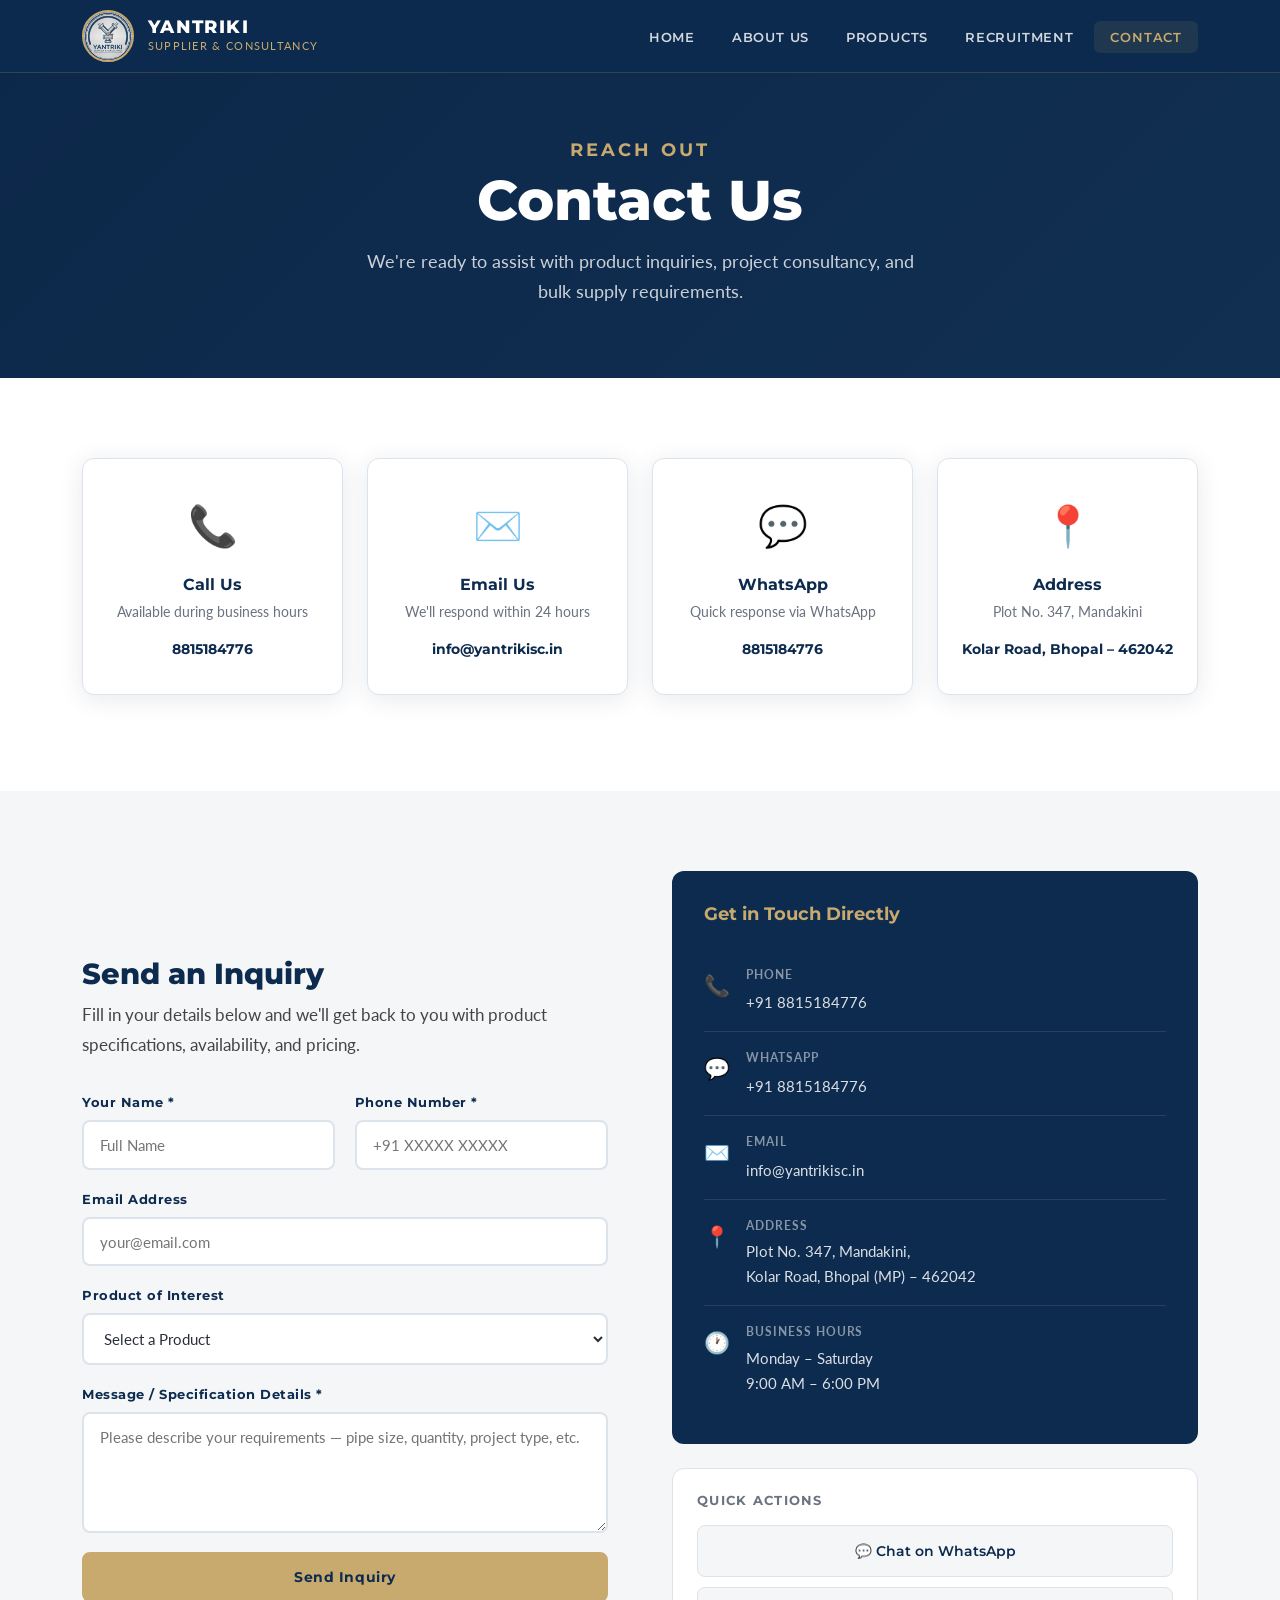
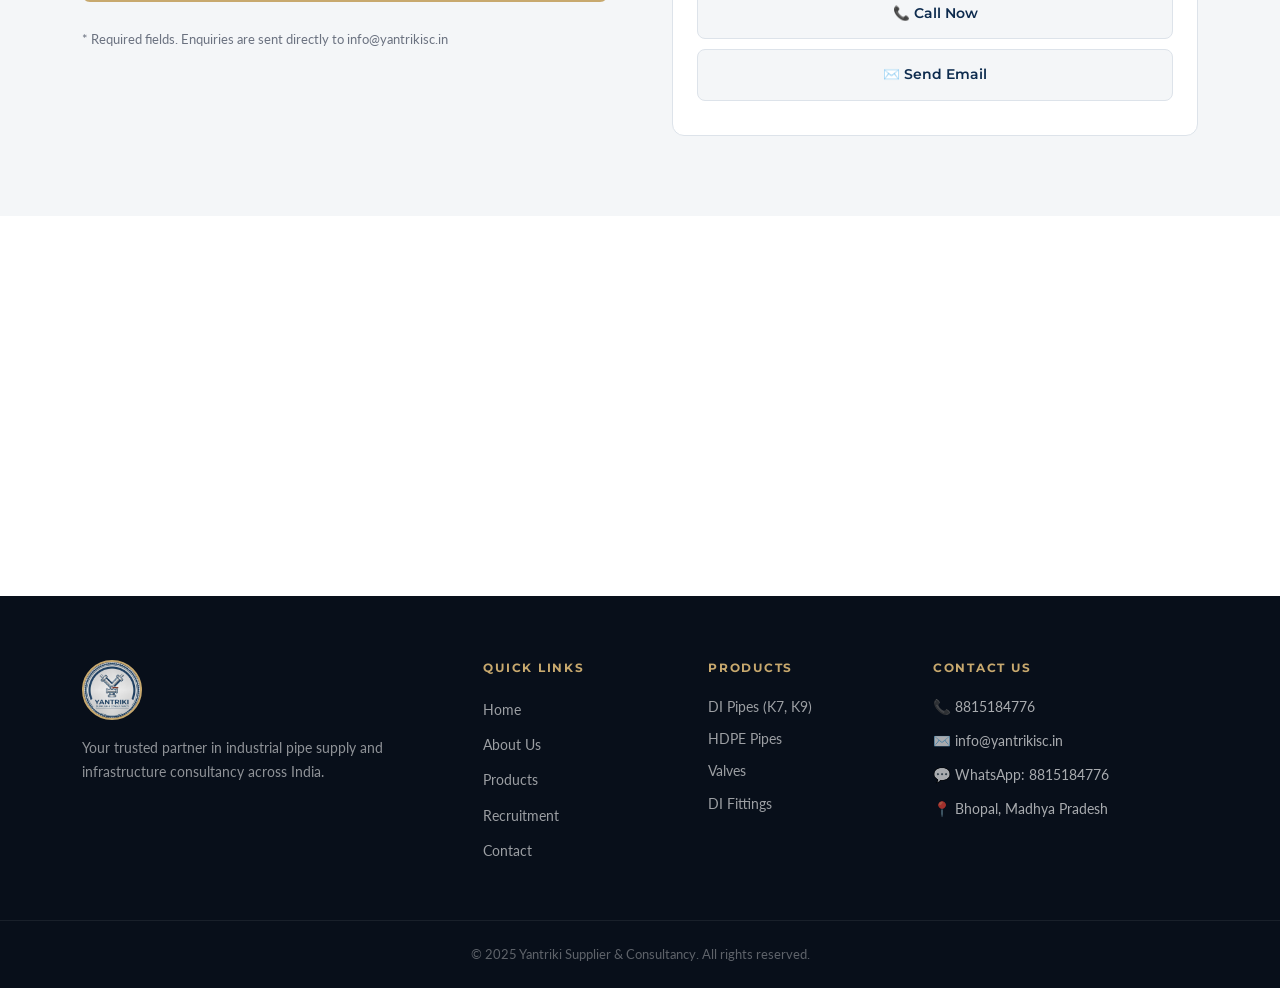
<file: contact.html>
<!DOCTYPE html>
<html lang="en">
<head>
<meta charset="UTF-8">
<meta name="viewport" content="width=device-width, initial-scale=1.0, maximum-scale=5.0">
<meta name="theme-color" content="#0D2B4E">
<meta name="mobile-web-app-capable" content="yes">
<meta name="apple-mobile-web-app-capable" content="yes">
<meta name="apple-mobile-web-app-status-bar-style" content="black-translucent">
<link rel="canonical" href="https://yantrikisc.in/">
<meta name="description" content="Yantriki Supplier and Consultancy — Trusted supplier of DI Pipes, HDPE Pipes, Valves, Fittings and Water Treatment Solutions in Bhopal, Madhya Pradesh.">
<meta property="og:site_name" content="Yantriki Supplier and Consultancy">
<meta property="og:url" content="https://yantrikisc.in/">
<title>Contact – Yantriki Supplier & Consultancy</title>
<link href="https://fonts.googleapis.com/css2?family=Montserrat:wght@300;400;500;600;700;800&family=Lato:wght@300;400;700&display=swap" rel="stylesheet">
<link rel="stylesheet" href="style.css">
</head>
<body>

<nav class="navbar" id="navbar">
  <div class="nav-container">
    <a href="index.html" class="nav-logo">
      <img src="./logo.jpg" alt="Yantriki Logo" class="logo-img" onerror="this.style.display='none'">
      <div class="logo-text">
        <span class="logo-main">YANTRIKI</span>
        <span class="logo-sub">Supplier & Consultancy</span>
      </div>
    </a>
    <button class="hamburger" id="hamburger" aria-label="Menu">
      <span></span><span></span><span></span>
    </button>
    <ul class="nav-links" id="navLinks">
      <li><a href="index.html" class="nav-link">Home</a></li>
      <li><a href="about.html" class="nav-link">About Us</a></li>
      <li><a href="products.html" class="nav-link">Products</a></li>
      <li><a href="recruitment.html" class="nav-link">Recruitment</a></li>
      <li><a href="contact.html" class="nav-link active">Contact</a></li>
    </ul>
  </div>
</nav>

<section class="page-hero">
  <div class="page-hero-overlay"></div>
  <div class="page-hero-content">
    <p class="section-eyebrow" style="color:#c8a96e;">Reach Out</p>
    <h1>Contact Us</h1>
    <p>We're ready to assist with product inquiries, project consultancy, and bulk supply requirements.</p>
  </div>
</section>

<!-- CONTACT CARDS -->
<section class="section">
  <div class="container">
    <div class="contact-cards-grid">
      <a href="tel:8815184776" class="contact-card fade-in">
        <div class="contact-card-icon">📞</div>
        <h3>Call Us</h3>
        <p>Available during business hours</p>
        <span class="contact-detail">8815184776</span>
      </a>
      <a href="mailto:info@yantrikisc.in" class="contact-card fade-in">
        <div class="contact-card-icon">✉️</div>
        <h3>Email Us</h3>
        <p>We'll respond within 24 hours</p>
        <span class="contact-detail">info@yantrikisc.in</span>
      </a>
      <a href="https://wa.me/918815184776" target="_blank" class="contact-card fade-in">
        <div class="contact-card-icon">💬</div>
        <h3>WhatsApp</h3>
        <p>Quick response via WhatsApp</p>
        <span class="contact-detail">8815184776</span>
      </a>
      <div class="contact-card fade-in">
        <div class="contact-card-icon">📍</div>
        <h3>Address</h3>
        <p>Plot No. 347, Mandakini</p>
        <span class="contact-detail">Kolar Road, Bhopal – 462042</span>
      </div>
    </div>
  </div>
</section>

<!-- INQUIRY FORM + INFO -->
<section class="section contact-main-section">
  <div class="container two-col">
    <div class="contact-form-wrap fade-in">
      <h2 class="section-title">Send an Inquiry</h2>
      <p class="body-text" style="margin-bottom:2rem;">Fill in your details below and we'll get back to you with product specifications, availability, and pricing.</p>
      <form class="contact-form" id="contactForm" action="https://formspree.io/f/mbdvybqw" method="POST">
        <div class="form-row">
          <div class="form-group">
            <label for="name">Your Name *</label>
            <input type="text" id="name" name="name" placeholder="Full Name" required>
          </div>
          <div class="form-group">
            <label for="phone">Phone Number *</label>
            <input type="tel" id="phone" name="phone" placeholder="+91 XXXXX XXXXX" required>
          </div>
        </div>
        <div class="form-group">
          <label for="email">Email Address</label>
          <input type="email" id="email" name="email" placeholder="your@email.com">
        </div>
        <div class="form-group">
          <label for="product">Product of Interest</label>
          <select id="product" name="product">
            <option value="">Select a Product</option>
            <option>DI Pipes — Socket & Spigot (K7/K9)</option>
            <option>DI Pipes — Double Flanged (K7/K9)</option>
            <option>DI Fittings — Push on Joint</option>
            <option>DI Fittings — Flanged/Mechanical Joint</option>
            <option>Cast Iron Pipes</option>
            <option>Cast Iron Fittings</option>
            <option>HDPE Pipes</option>
            <option>HDPE Fittings — Electrofusion</option>
            <option>HDPE Fittings — Butt Weld</option>
            <option>Sluice Valve</option>
            <option>Butterfly Valve</option>
            <option>Non Return Valve</option>
            <option>Air Valve</option>
            <option>Dual Plate Check Valve</option>
            <option>Strainers</option>
            <option>Water & Wastewater Treatment Solutions</option>
            <option>Multiple Products</option>
            <option>General Inquiry</option>
          </select>
        </div>
        <div class="form-group">
          <label for="message">Message / Specification Details *</label>
          <textarea id="message" name="message" rows="5" placeholder="Please describe your requirements — pipe size, quantity, project type, etc." required></textarea>
        </div>
        <button type="submit" class="btn btn-primary" style="width:100%">Send Inquiry</button>
        <p class="form-note">* Required fields. Enquiries are sent directly to info@yantrikisc.in</p>
      </form>
      <div class="form-success" id="formSuccess" style="display:none;">
        <div class="success-icon">✅</div>
        <h3>Inquiry Sent!</h3>
        <p>Thank you for reaching out. We'll get back to you within 24 hours. You can also reach us directly at <a href="tel:8815184776">8815184776</a>.</p>
      </div>
    </div>

    <div class="contact-info-panel fade-in">
      <div class="contact-info-box">
        <h3>Get in Touch Directly</h3>
        <div class="info-item">
          <span class="info-icon">📞</span>
          <div>
            <strong>Phone</strong>
            <a href="tel:8815184776">+91 8815184776</a>
          </div>
        </div>
        <div class="info-item">
          <span class="info-icon">💬</span>
          <div>
            <strong>WhatsApp</strong>
            <a href="https://wa.me/918815184776">+91 8815184776</a>
          </div>
        </div>
        <div class="info-item">
          <span class="info-icon">✉️</span>
          <div>
            <strong>Email</strong>
            <a href="mailto:info@yantrikisc.in">info@yantrikisc.in</a>
          </div>
        </div>
        <div class="info-item">
          <span class="info-icon">📍</span>
          <div>
            <strong>Address</strong>
            <p>Plot No. 347, Mandakini,<br>Kolar Road, Bhopal (MP) – 462042</p>
          </div>
        </div>
        <div class="info-item">
          <span class="info-icon">🕐</span>
          <div>
            <strong>Business Hours</strong>
            <p>Monday – Saturday<br>9:00 AM – 6:00 PM</p>
          </div>
        </div>
      </div>

      <div class="quick-actions">
        <h4>Quick Actions</h4>
        <a href="https://wa.me/918815184776?text=Hello%20Yantriki%2C%20I%20need%20a%20product%20inquiry." class="quick-btn" target="_blank">💬 Chat on WhatsApp</a>
        <a href="tel:8815184776" class="quick-btn">📞 Call Now</a>
        <a href="mailto:info@yantrikisc.in?subject=Product%20Inquiry%20-%20Yantrikisc" class="quick-btn">✉️ Send Email</a>
      </div>
    </div>
  </div>
</section>

<!-- MAP EMBED -->
<section class="map-section">
  <iframe
    src="https://www.google.com/maps/embed?pb=!1m18!1m12!1m3!1d233567.92660397668!2d77.27419885!3d23.2599333!2m3!1f0!2f0!3f0!3m2!1i1024!2i768!4f13.1!3m3!1m2!1s0x397c428f8fd68fbd%3A0x2155716d572d4f8!2sBhopal%2C%20Madhya%20Pradesh!5e0!3m2!1sen!2sin!4v1700000000000"
    width="100%" height="380" style="border:0;" allowfullscreen="" loading="lazy"
    referrerpolicy="no-referrer-when-downgrade" title="Bhopal, Madhya Pradesh">
  </iframe>
</section>

<footer class="footer">
  <div class="footer-container">
    <div class="footer-brand">
      <img src="./logo.jpg" alt="Yantriki Logo" class="footer-logo">
      <p>Your trusted partner in industrial pipe supply and infrastructure consultancy across India.</p>
    </div>
    <div class="footer-links">
      <h4>Quick Links</h4>
      <ul>
        <li><a href="index.html">Home</a></li>
        <li><a href="about.html">About Us</a></li>
        <li><a href="products.html">Products</a></li>
        <li><a href="recruitment.html">Recruitment</a></li>
        <li><a href="contact.html">Contact</a></li>
      </ul>
    </div>
    <div class="footer-products">
      <h4>Products</h4>
      <ul>
        <li>DI Pipes (K7, K9)</li>
        <li>HDPE Pipes</li>
        <li>Valves</li>
        <li>DI Fittings</li>
      </ul>
    </div>
    <div class="footer-contact">
      <h4>Contact Us</h4>
      <p>📞 <a href="tel:8815184776">8815184776</a></p>
      <p>✉️ <a href="mailto:info@yantrikisc.in">info@yantrikisc.in</a></p>
      <p>💬 <a href="https://wa.me/918815184776">WhatsApp: 8815184776</a></p>
      <p>📍 Bhopal, Madhya Pradesh</p>
    </div>
  </div>
  <div class="footer-bottom">
    <p>© 2025 Yantriki Supplier & Consultancy. All rights reserved.</p>
  </div>
</footer>

<script src="logo-inject.js"></script>
<script src="main.js"></script>
</body>
</html>
</file>
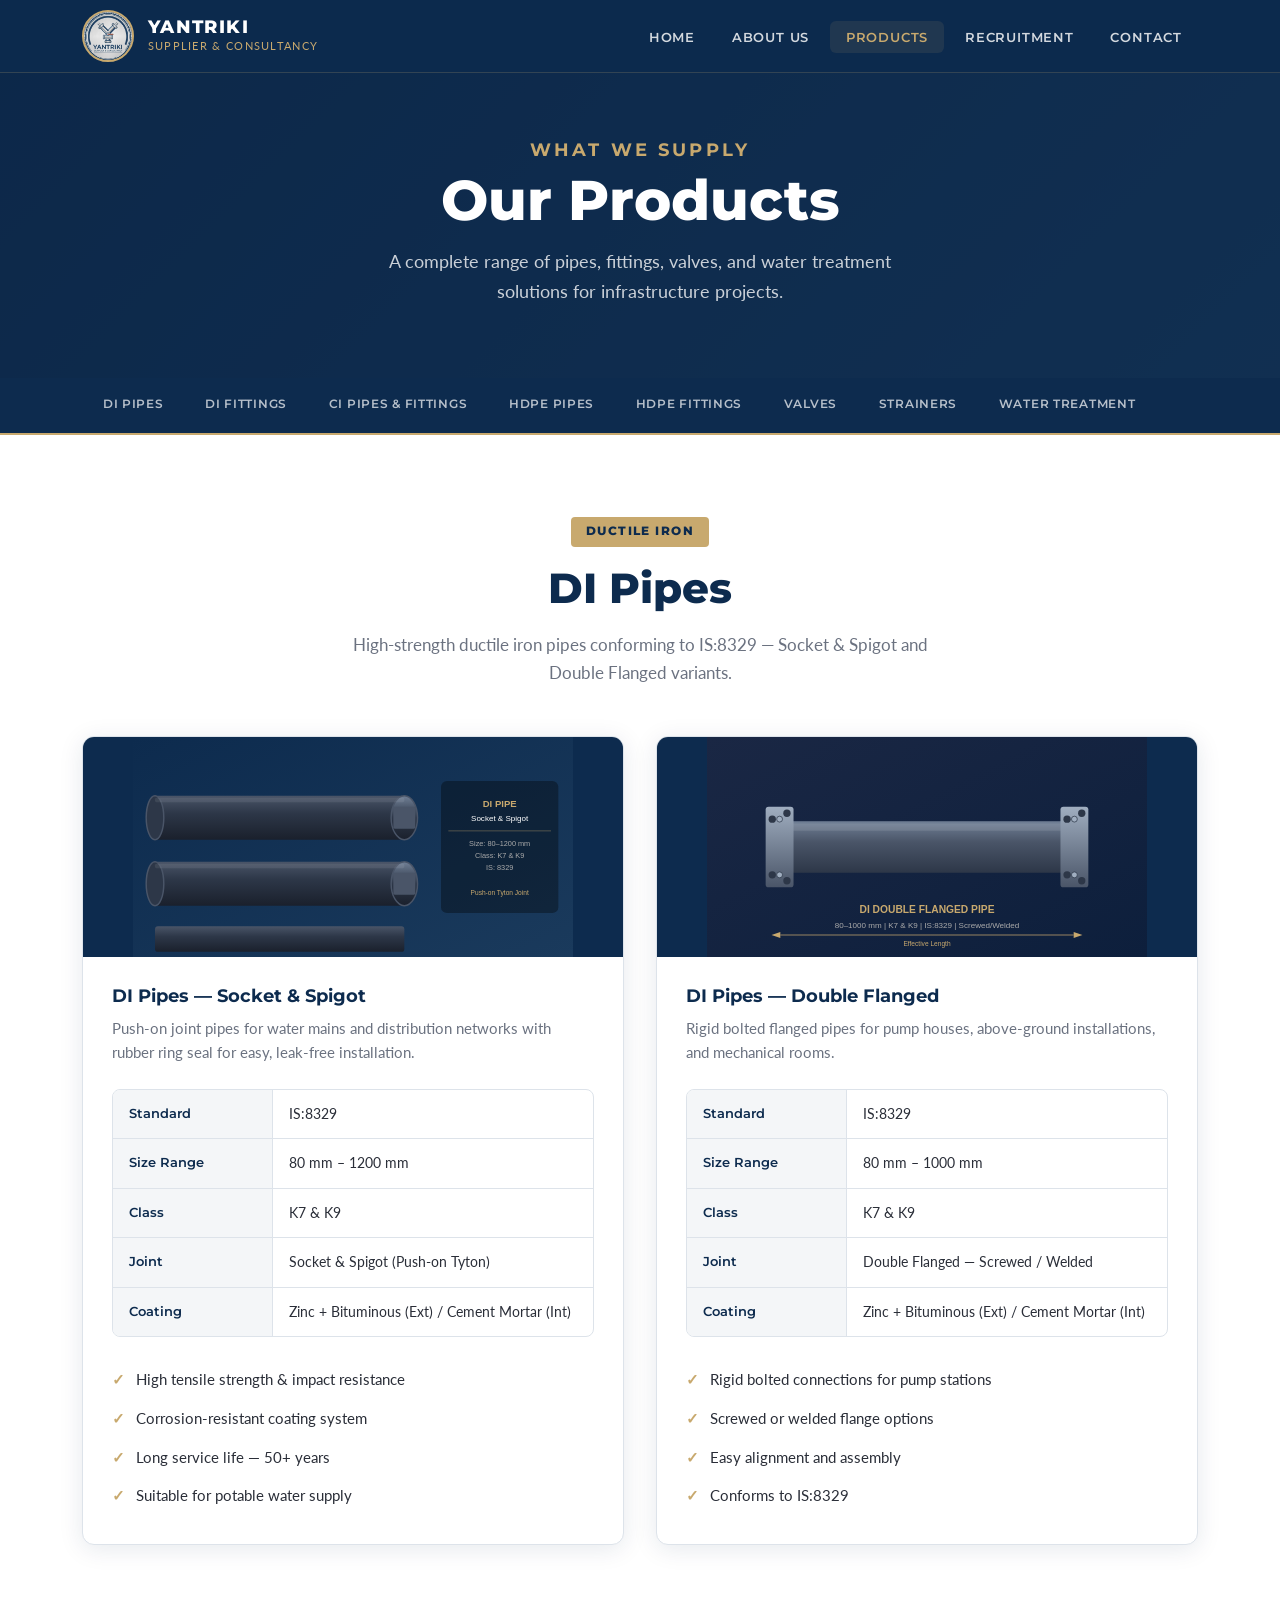
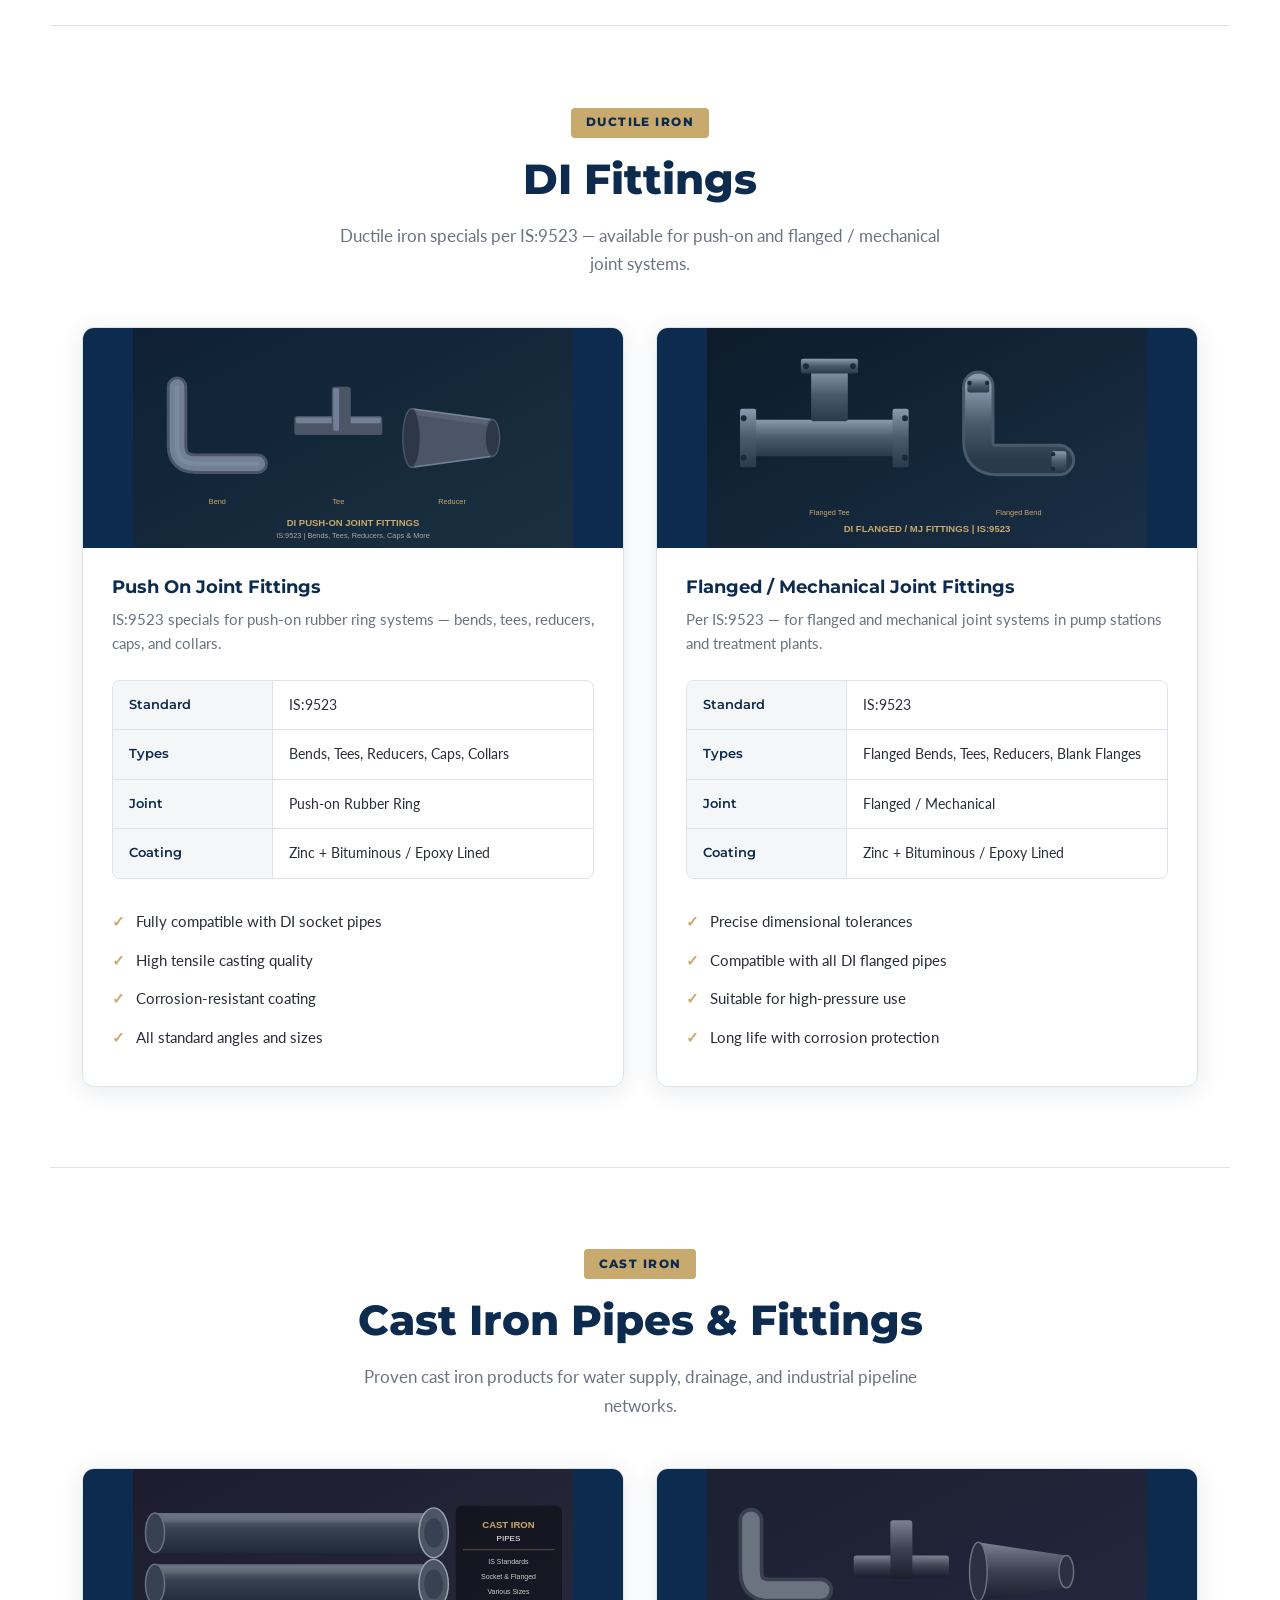
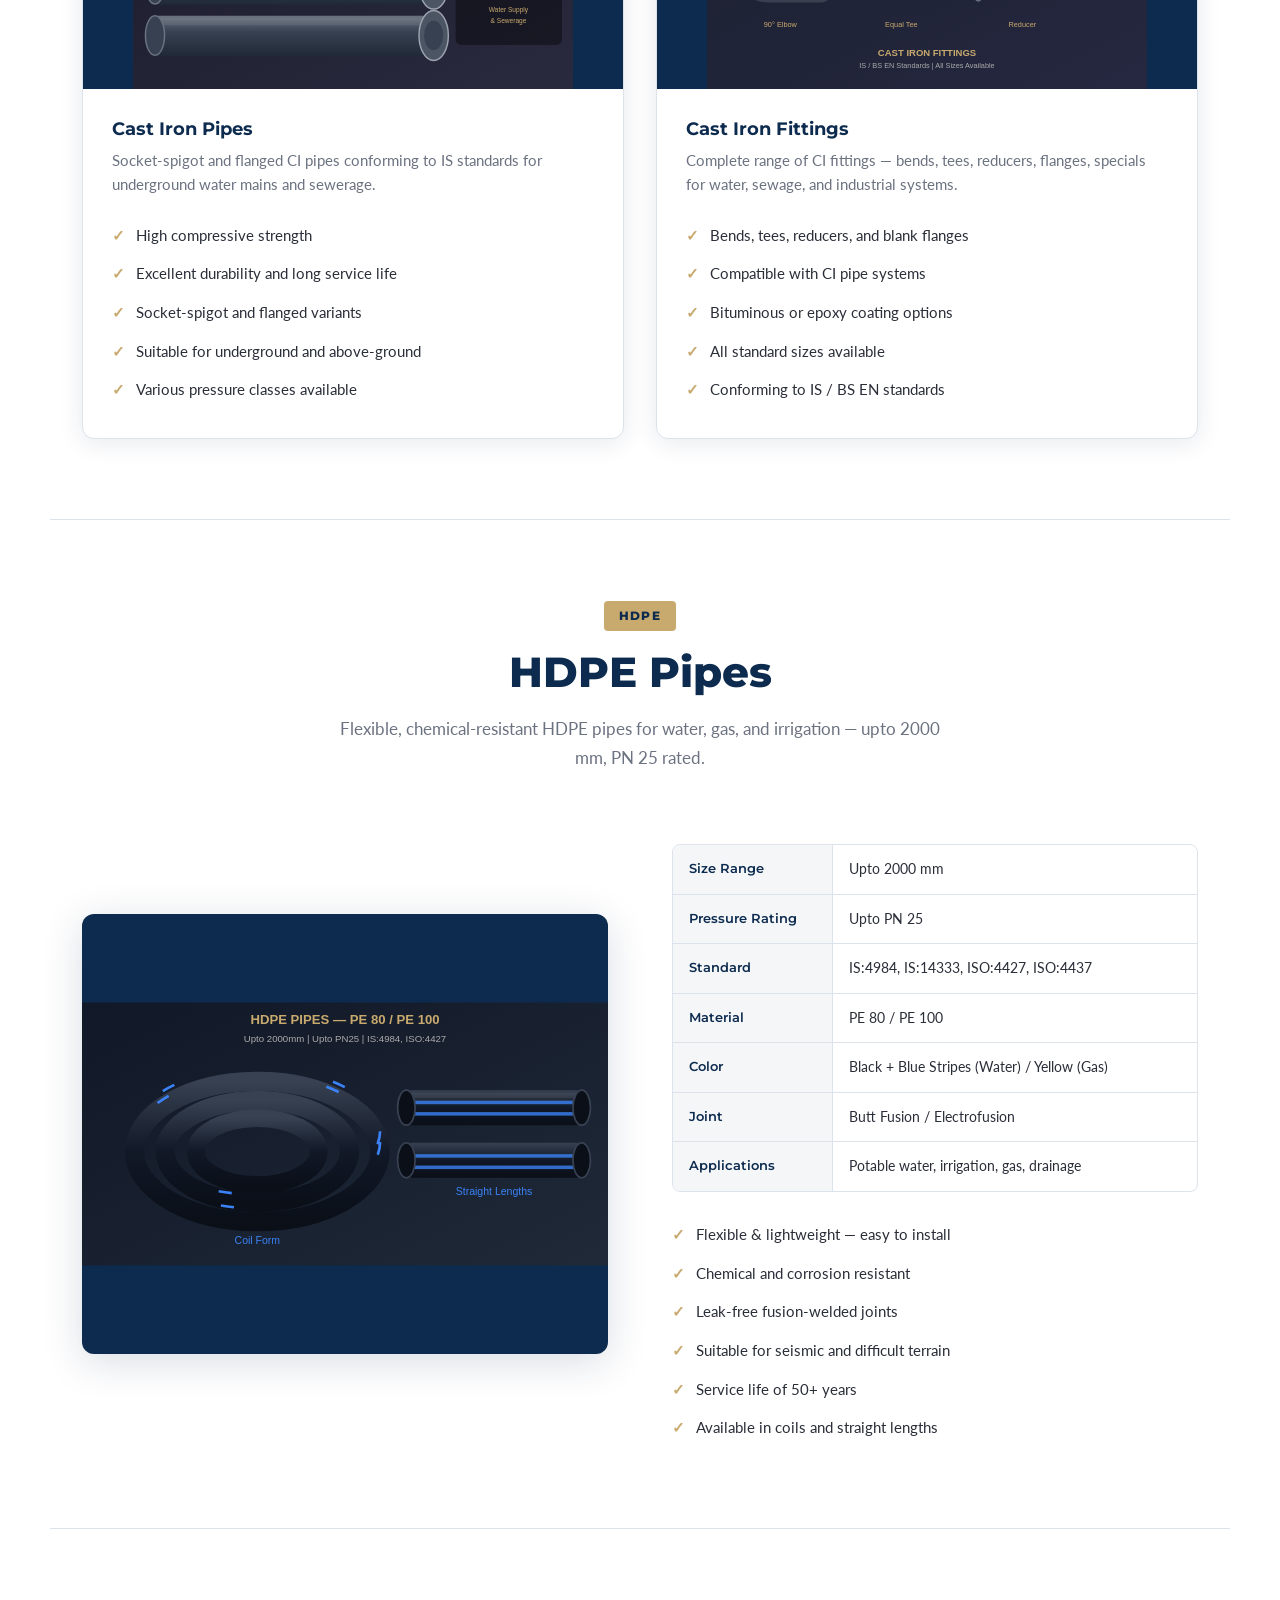
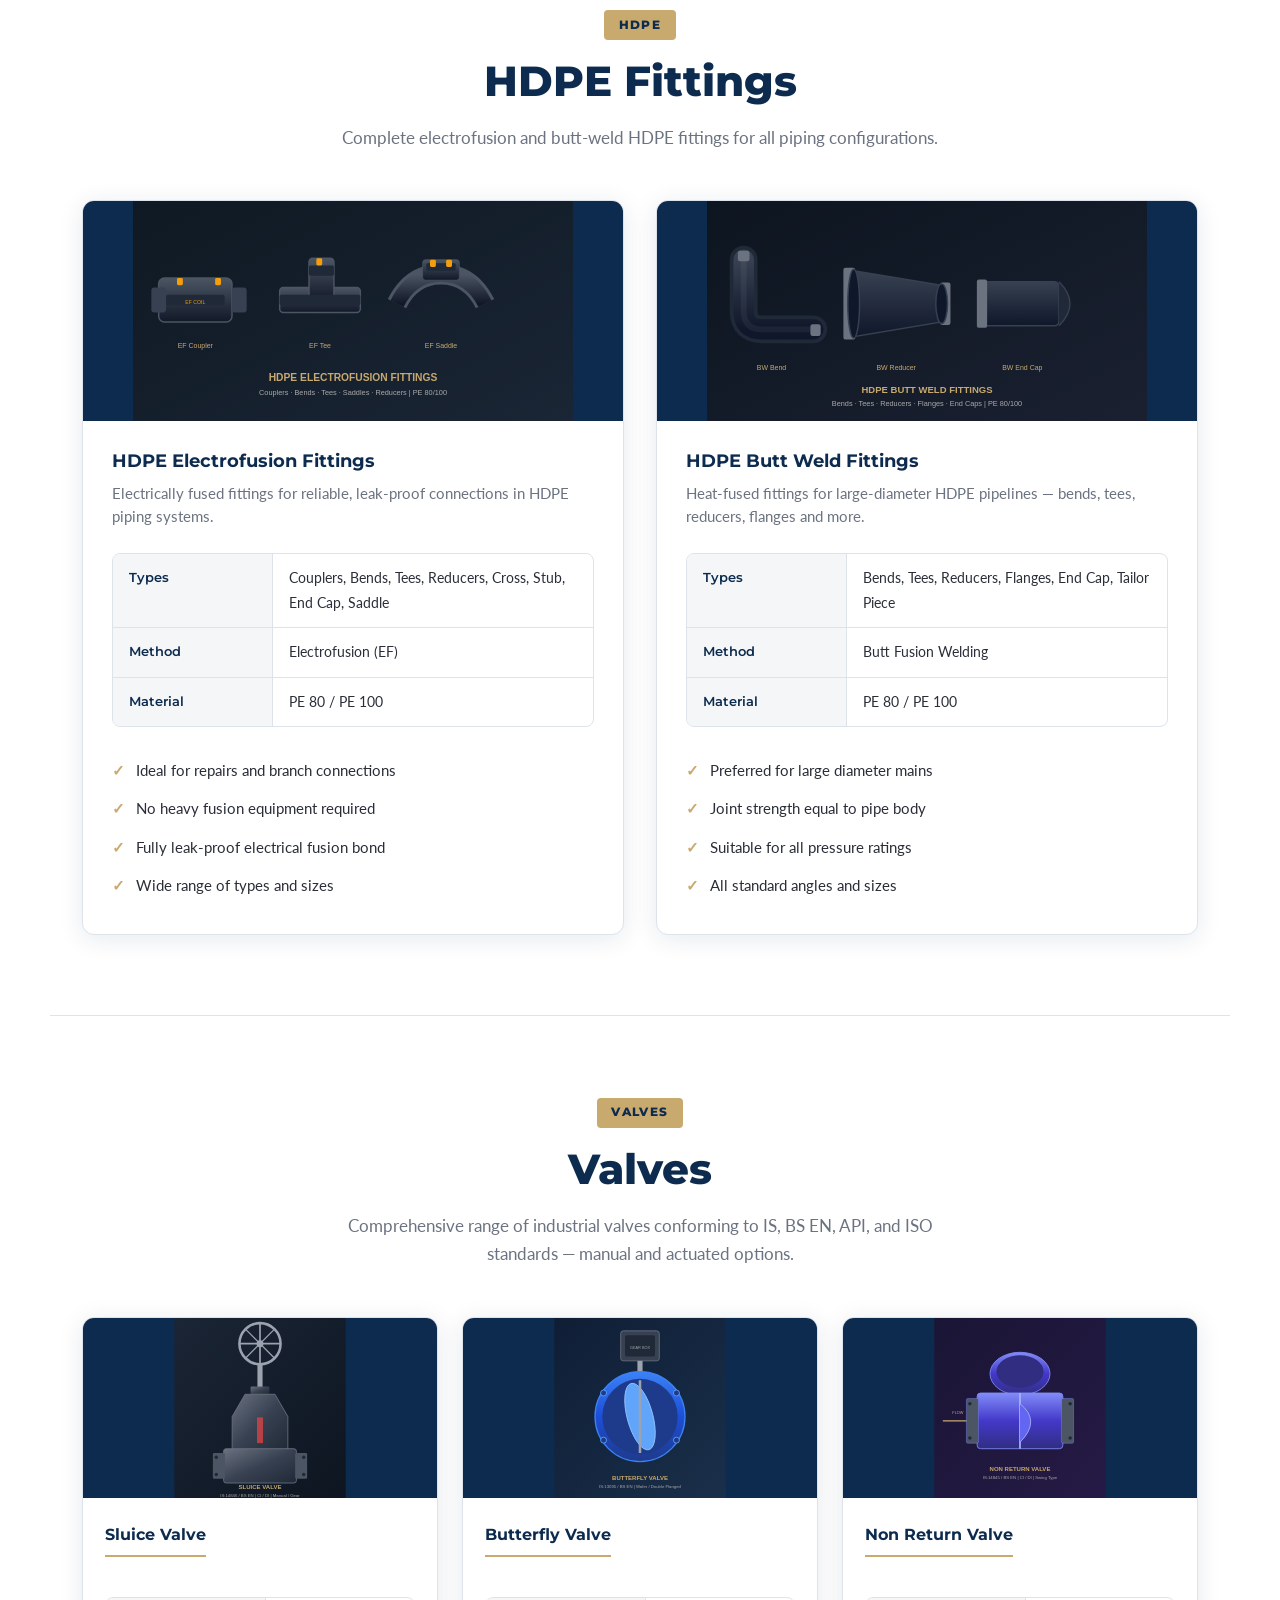
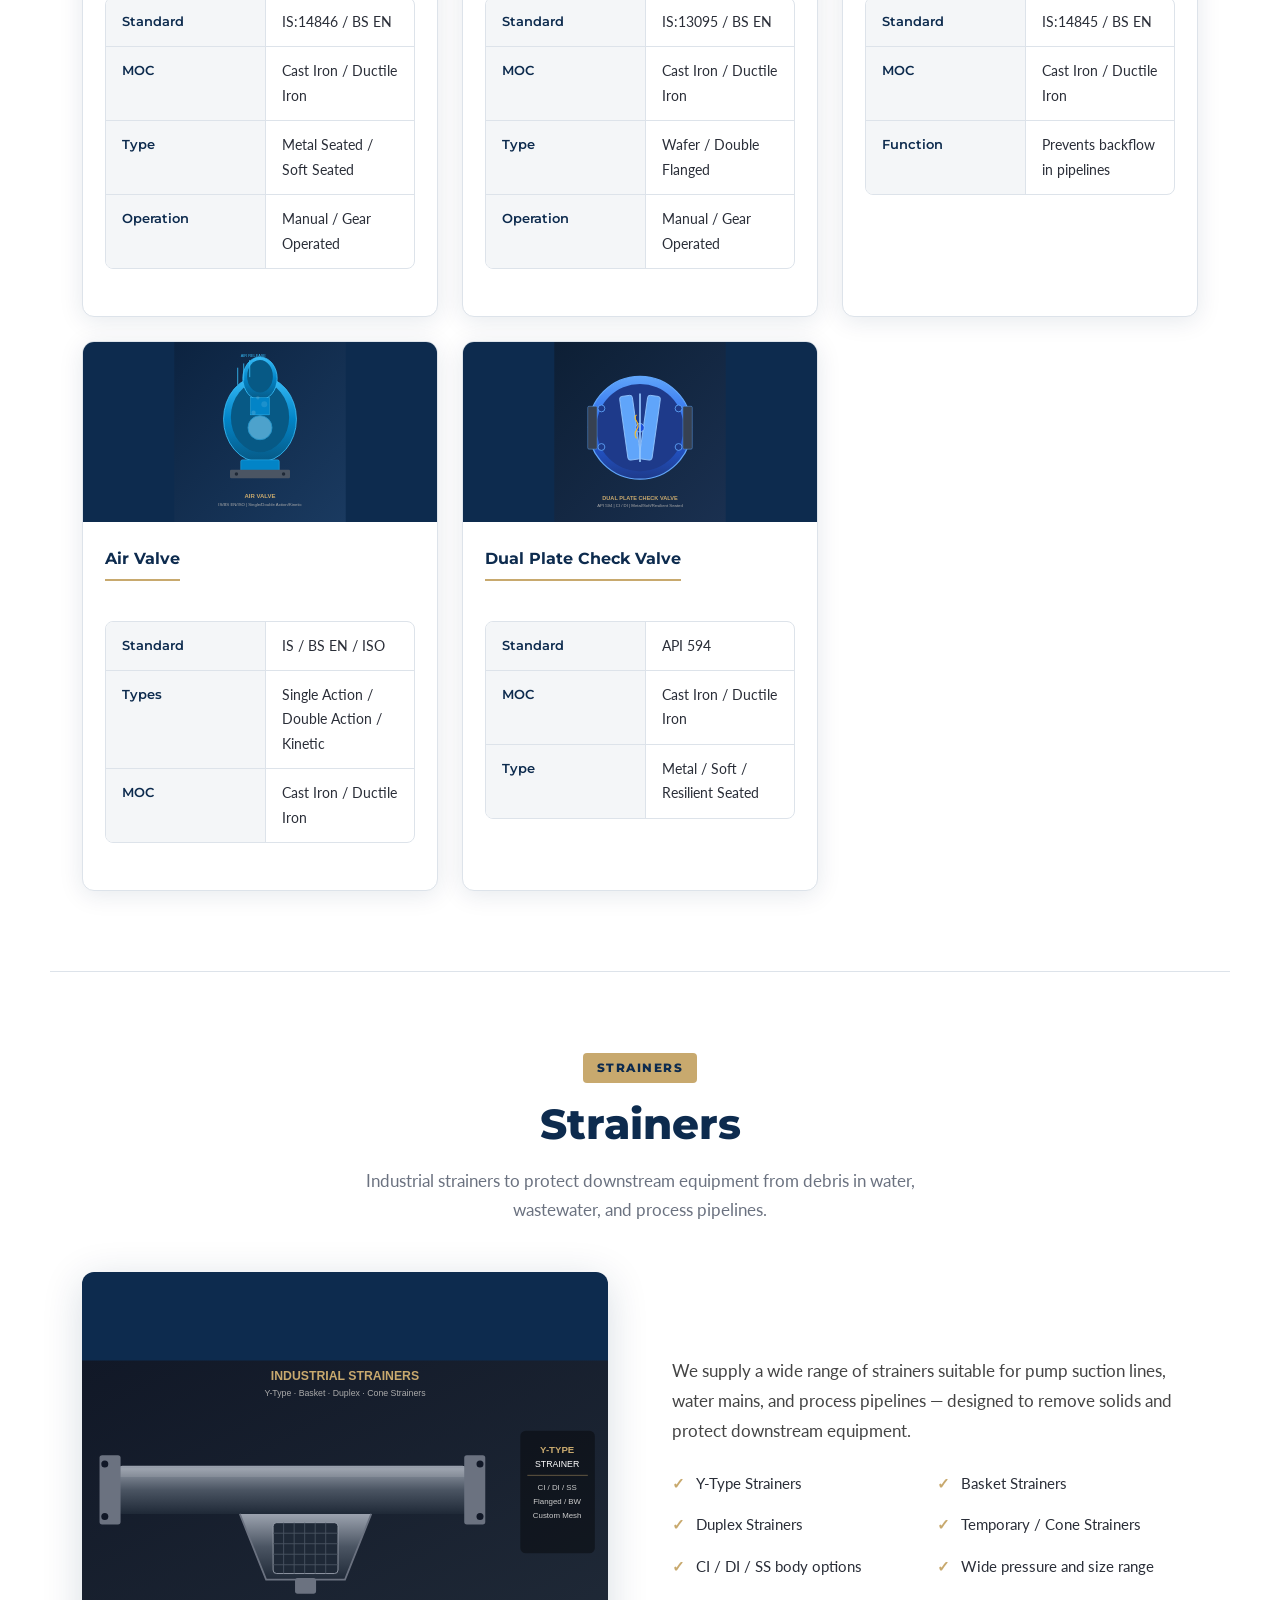
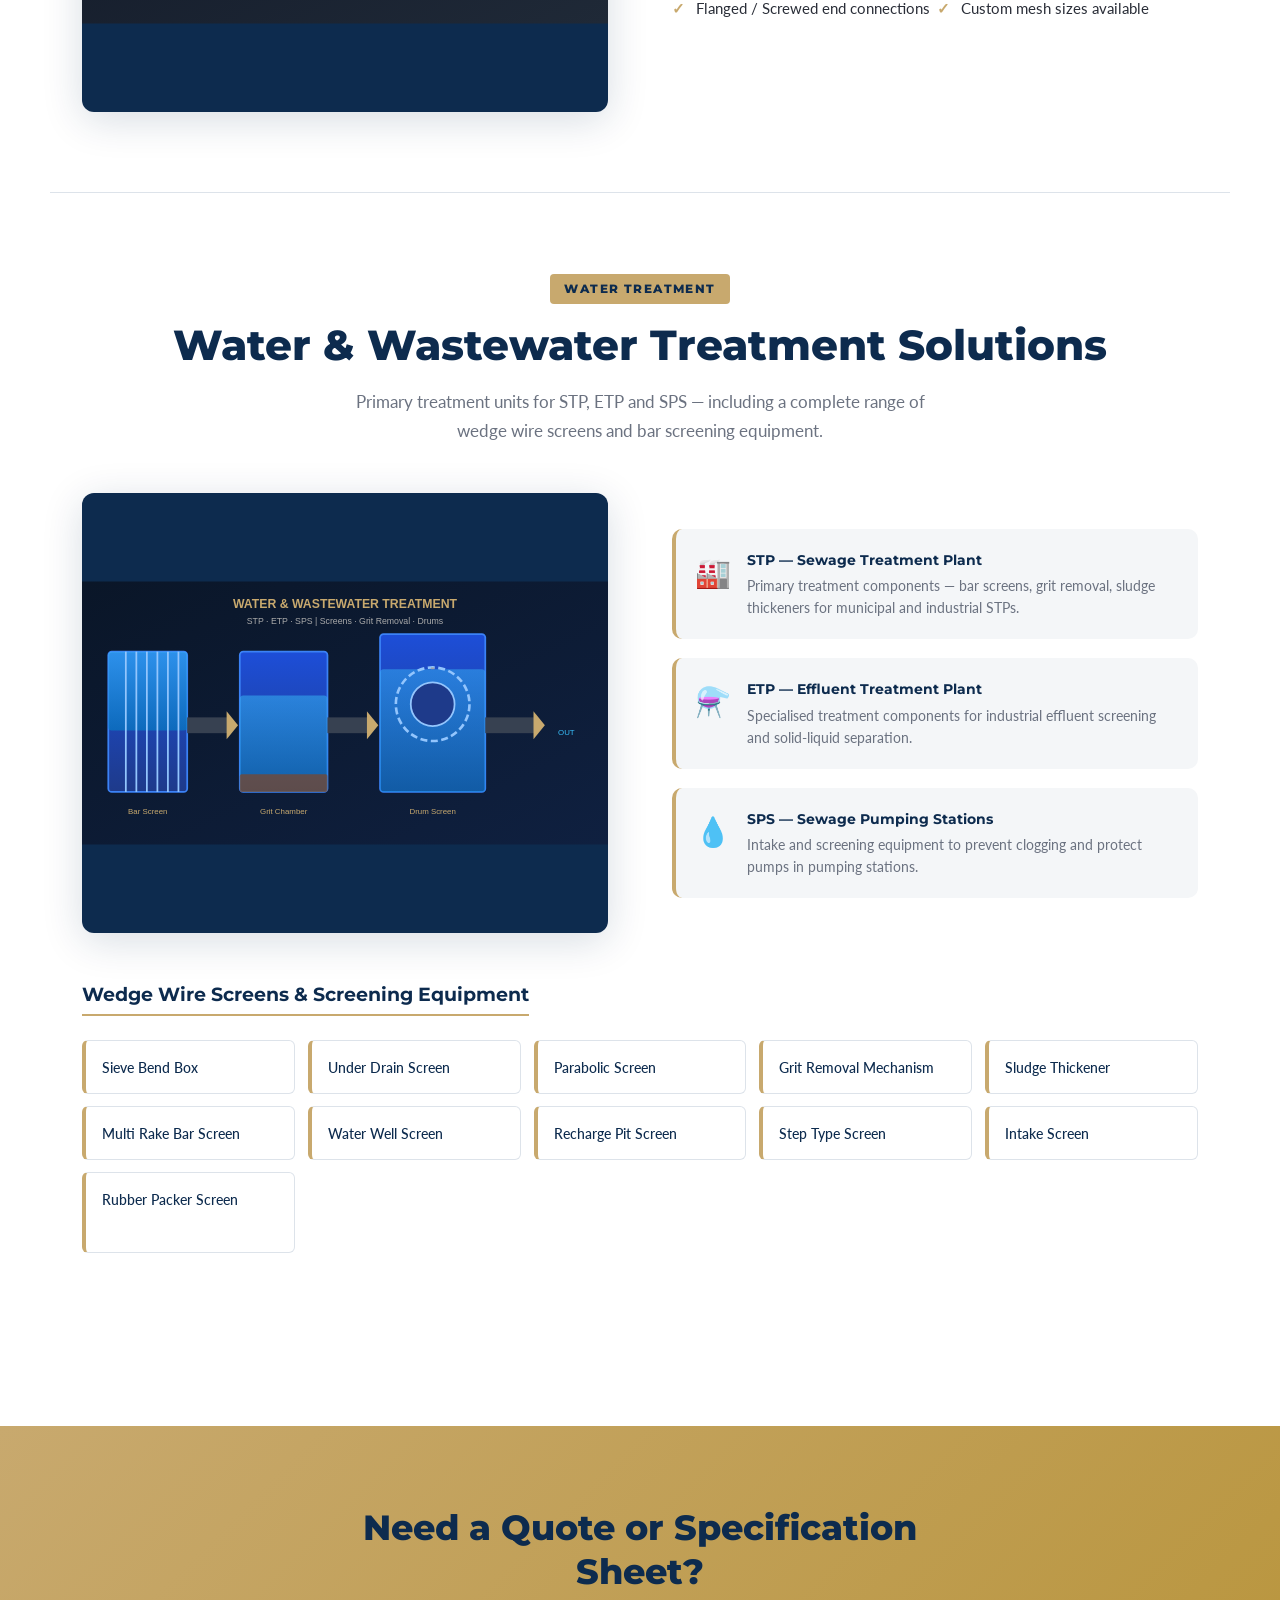
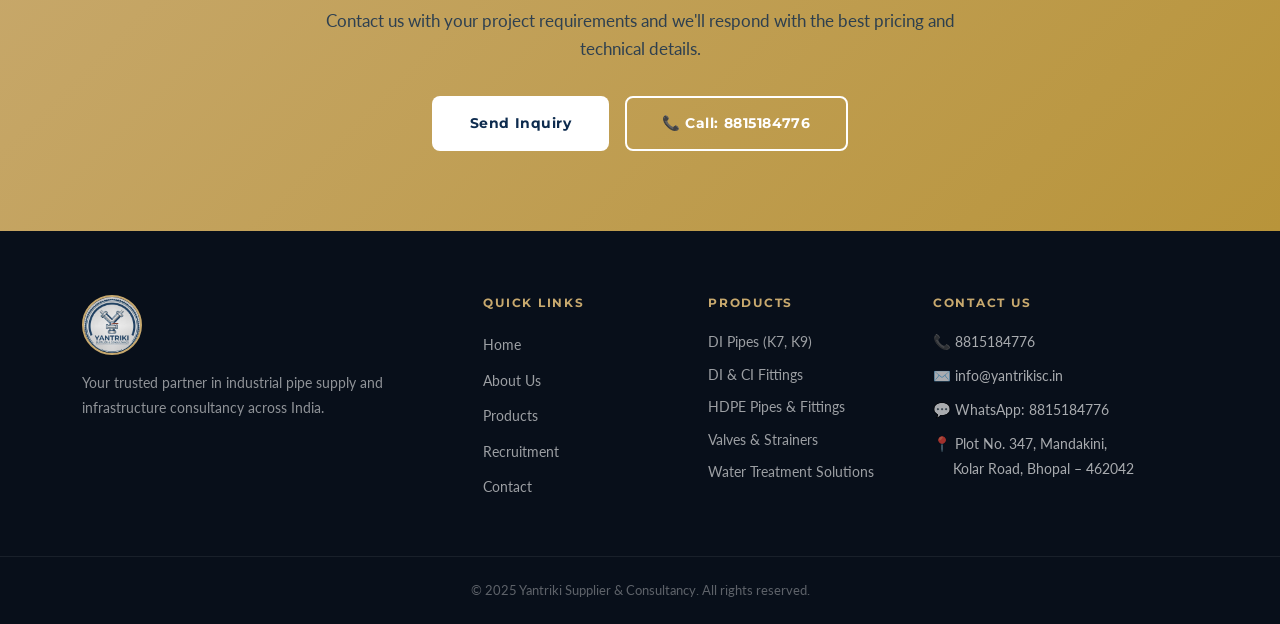
<file: products.html>
<!DOCTYPE html>
<html lang="en">
<head>
<meta charset="UTF-8">
<meta name="viewport" content="width=device-width, initial-scale=1.0, maximum-scale=5.0">
<meta name="theme-color" content="#0D2B4E">
<meta name="mobile-web-app-capable" content="yes">
<meta name="apple-mobile-web-app-capable" content="yes">
<meta name="apple-mobile-web-app-status-bar-style" content="black-translucent">
<link rel="canonical" href="https://yantrikisc.in/">
<meta name="description" content="Yantriki Supplier and Consultancy — Trusted supplier of DI Pipes, HDPE Pipes, Valves, Fittings and Water Treatment Solutions in Bhopal, Madhya Pradesh.">
<meta property="og:site_name" content="Yantriki Supplier and Consultancy">
<meta property="og:url" content="https://yantrikisc.in/">
<title>Products – Yantriki Supplier & Consultancy</title>
<link href="https://fonts.googleapis.com/css2?family=Montserrat:wght@300;400;500;600;700;800&family=Lato:wght@300;400;700&display=swap" rel="stylesheet">
<link rel="stylesheet" href="style.css">
</head>
<body>

<nav class="navbar" id="navbar">
  <div class="nav-container">
    <a href="index.html" class="nav-logo">
      <img src="./logo.jpg" alt="Yantriki Logo" class="logo-img" onerror="this.style.display='none'">
      <div class="logo-text">
        <span class="logo-main">YANTRIKI</span>
        <span class="logo-sub">Supplier & Consultancy</span>
      </div>
    </a>
    <button class="hamburger" id="hamburger" aria-label="Menu">
      <span></span><span></span><span></span>
    </button>
    <ul class="nav-links" id="navLinks">
      <li><a href="index.html" class="nav-link">Home</a></li>
      <li><a href="about.html" class="nav-link">About Us</a></li>
      <li><a href="products.html" class="nav-link active">Products</a></li>
      <li><a href="recruitment.html" class="nav-link">Recruitment</a></li>
      <li><a href="contact.html" class="nav-link">Contact</a></li>
    </ul>
  </div>
</nav>

<section class="page-hero">
  <div class="page-hero-overlay"></div>
  <div class="page-hero-content">
    <p class="section-eyebrow" style="color:#c8a96e;">What We Supply</p>
    <h1>Our Products</h1>
    <p>A complete range of pipes, fittings, valves, and water treatment solutions for infrastructure projects.</p>
  </div>
</section>

<section class="prod-nav-bar">
  <div class="container">
    <div class="prod-nav-links">
      <a href="#di-pipes">DI Pipes</a>
      <a href="#di-fittings">DI Fittings</a>
      <a href="#ci-pipes">CI Pipes & Fittings</a>
      <a href="#hdpe-pipes">HDPE Pipes</a>
      <a href="#hdpe-fittings">HDPE Fittings</a>
      <a href="#valves">Valves</a>
      <a href="#strainers">Strainers</a>
      <a href="#wastewater">Water Treatment</a>
    </div>
  </div>
</section>

<!-- ===== DI PIPES ===== -->
<section class="section product-detail-section" id="di-pipes">
  <div class="container">
    <div class="prod-category-header">
      <span class="product-tag">Ductile Iron</span>
      <h2 class="section-title">DI Pipes</h2>
      <p class="section-subtitle">High-strength ductile iron pipes conforming to IS:8329 — Socket & Spigot and Double Flanged variants.</p>
    </div>
    <div class="prod-variant-grid">
      <div class="prod-variant-card fade-in">
        <div class="prod-variant-img">
          <img src="di-socket-pipe.svg" alt="DI Socket Spigot Pipe">
        </div>
        <div class="prod-variant-body">
          <h3>DI Pipes — Socket & Spigot</h3>
          <p>Push-on joint pipes for water mains and distribution networks with rubber ring seal for easy, leak-free installation.</p>
          <div class="spec-table">
            <div class="spec-row"><span class="spec-key">Standard</span><span class="spec-val">IS:8329</span></div>
            <div class="spec-row"><span class="spec-key">Size Range</span><span class="spec-val">80 mm – 1200 mm</span></div>
            <div class="spec-row"><span class="spec-key">Class</span><span class="spec-val">K7 & K9</span></div>
            <div class="spec-row"><span class="spec-key">Joint</span><span class="spec-val">Socket & Spigot (Push-on Tyton)</span></div>
            <div class="spec-row"><span class="spec-key">Coating</span><span class="spec-val">Zinc + Bituminous (Ext) / Cement Mortar (Int)</span></div>
          </div>
          <ul class="feature-list">
            <li>High tensile strength & impact resistance</li>
            <li>Corrosion-resistant coating system</li>
            <li>Long service life — 50+ years</li>
            <li>Suitable for potable water supply</li>
          </ul>
        </div>
      </div>
      <div class="prod-variant-card fade-in">
        <div class="prod-variant-img">
          <img src="di-flanged-pipe.svg" alt="DI Double Flanged Pipe">
        </div>
        <div class="prod-variant-body">
          <h3>DI Pipes — Double Flanged</h3>
          <p>Rigid bolted flanged pipes for pump houses, above-ground installations, and mechanical rooms.</p>
          <div class="spec-table">
            <div class="spec-row"><span class="spec-key">Standard</span><span class="spec-val">IS:8329</span></div>
            <div class="spec-row"><span class="spec-key">Size Range</span><span class="spec-val">80 mm – 1000 mm</span></div>
            <div class="spec-row"><span class="spec-key">Class</span><span class="spec-val">K7 & K9</span></div>
            <div class="spec-row"><span class="spec-key">Joint</span><span class="spec-val">Double Flanged — Screwed / Welded</span></div>
            <div class="spec-row"><span class="spec-key">Coating</span><span class="spec-val">Zinc + Bituminous (Ext) / Cement Mortar (Int)</span></div>
          </div>
          <ul class="feature-list">
            <li>Rigid bolted connections for pump stations</li>
            <li>Screwed or welded flange options</li>
            <li>Easy alignment and assembly</li>
            <li>Conforms to IS:8329</li>
          </ul>
        </div>
      </div>
    </div>
  </div>
</section>

<div class="product-divider"></div>

<!-- ===== DI FITTINGS ===== -->
<section class="section product-detail-section" id="di-fittings">
  <div class="container">
    <div class="prod-category-header">
      <span class="product-tag">Ductile Iron</span>
      <h2 class="section-title">DI Fittings</h2>
      <p class="section-subtitle">Ductile iron specials per IS:9523 — available for push-on and flanged / mechanical joint systems.</p>
    </div>
    <div class="prod-variant-grid">
      <div class="prod-variant-card fade-in">
        <div class="prod-variant-img">
          <img src="di-push-fittings.svg" alt="DI Push On Fittings">
        </div>
        <div class="prod-variant-body">
          <h3>Push On Joint Fittings</h3>
          <p>IS:9523 specials for push-on rubber ring systems — bends, tees, reducers, caps, and collars.</p>
          <div class="spec-table">
            <div class="spec-row"><span class="spec-key">Standard</span><span class="spec-val">IS:9523</span></div>
            <div class="spec-row"><span class="spec-key">Types</span><span class="spec-val">Bends, Tees, Reducers, Caps, Collars</span></div>
            <div class="spec-row"><span class="spec-key">Joint</span><span class="spec-val">Push-on Rubber Ring</span></div>
            <div class="spec-row"><span class="spec-key">Coating</span><span class="spec-val">Zinc + Bituminous / Epoxy Lined</span></div>
          </div>
          <ul class="feature-list">
            <li>Fully compatible with DI socket pipes</li>
            <li>High tensile casting quality</li>
            <li>Corrosion-resistant coating</li>
            <li>All standard angles and sizes</li>
          </ul>
        </div>
      </div>
      <div class="prod-variant-card fade-in">
        <div class="prod-variant-img">
          <img src="di-flanged-fittings.svg" alt="DI Flanged Fittings">
        </div>
        <div class="prod-variant-body">
          <h3>Flanged / Mechanical Joint Fittings</h3>
          <p>Per IS:9523 — for flanged and mechanical joint systems in pump stations and treatment plants.</p>
          <div class="spec-table">
            <div class="spec-row"><span class="spec-key">Standard</span><span class="spec-val">IS:9523</span></div>
            <div class="spec-row"><span class="spec-key">Types</span><span class="spec-val">Flanged Bends, Tees, Reducers, Blank Flanges</span></div>
            <div class="spec-row"><span class="spec-key">Joint</span><span class="spec-val">Flanged / Mechanical</span></div>
            <div class="spec-row"><span class="spec-key">Coating</span><span class="spec-val">Zinc + Bituminous / Epoxy Lined</span></div>
          </div>
          <ul class="feature-list">
            <li>Precise dimensional tolerances</li>
            <li>Compatible with all DI flanged pipes</li>
            <li>Suitable for high-pressure use</li>
            <li>Long life with corrosion protection</li>
          </ul>
        </div>
      </div>
    </div>
  </div>
</section>

<div class="product-divider"></div>

<!-- ===== CI PIPES ===== -->
<section class="section product-detail-section" id="ci-pipes">
  <div class="container">
    <div class="prod-category-header">
      <span class="product-tag">Cast Iron</span>
      <h2 class="section-title">Cast Iron Pipes & Fittings</h2>
      <p class="section-subtitle">Proven cast iron products for water supply, drainage, and industrial pipeline networks.</p>
    </div>
    <div class="prod-variant-grid">
      <div class="prod-variant-card fade-in">
        <div class="prod-variant-img">
          <img src="ci-pipes.svg" alt="Cast Iron Pipes">
        </div>
        <div class="prod-variant-body">
          <h3>Cast Iron Pipes</h3>
          <p>Socket-spigot and flanged CI pipes conforming to IS standards for underground water mains and sewerage.</p>
          <ul class="feature-list">
            <li>High compressive strength</li>
            <li>Excellent durability and long service life</li>
            <li>Socket-spigot and flanged variants</li>
            <li>Suitable for underground and above-ground</li>
            <li>Various pressure classes available</li>
          </ul>
        </div>
      </div>
      <div class="prod-variant-card fade-in">
        <div class="prod-variant-img">
          <img src="ci-fittings.svg" alt="Cast Iron Fittings">
        </div>
        <div class="prod-variant-body">
          <h3>Cast Iron Fittings</h3>
          <p>Complete range of CI fittings — bends, tees, reducers, flanges, specials for water, sewage, and industrial systems.</p>
          <ul class="feature-list">
            <li>Bends, tees, reducers, and blank flanges</li>
            <li>Compatible with CI pipe systems</li>
            <li>Bituminous or epoxy coating options</li>
            <li>All standard sizes available</li>
            <li>Conforming to IS / BS EN standards</li>
          </ul>
        </div>
      </div>
    </div>
  </div>
</section>

<div class="product-divider"></div>

<!-- ===== HDPE PIPES ===== -->
<section class="section product-detail-section" id="hdpe-pipes">
  <div class="container">
    <div class="prod-category-header">
      <span class="product-tag">HDPE</span>
      <h2 class="section-title">HDPE Pipes</h2>
      <p class="section-subtitle">Flexible, chemical-resistant HDPE pipes for water, gas, and irrigation — upto 2000 mm, PN 25 rated.</p>
    </div>
    <div class="two-col fade-in">
      <div class="product-detail-img">
        <img src="hdpe-pipes.svg" alt="HDPE Pipes">
      </div>
      <div class="product-detail-text">
        <div class="spec-table">
          <div class="spec-row"><span class="spec-key">Size Range</span><span class="spec-val">Upto 2000 mm</span></div>
          <div class="spec-row"><span class="spec-key">Pressure Rating</span><span class="spec-val">Upto PN 25</span></div>
          <div class="spec-row"><span class="spec-key">Standard</span><span class="spec-val">IS:4984, IS:14333, ISO:4427, ISO:4437</span></div>
          <div class="spec-row"><span class="spec-key">Material</span><span class="spec-val">PE 80 / PE 100</span></div>
          <div class="spec-row"><span class="spec-key">Color</span><span class="spec-val">Black + Blue Stripes (Water) / Yellow (Gas)</span></div>
          <div class="spec-row"><span class="spec-key">Joint</span><span class="spec-val">Butt Fusion / Electrofusion</span></div>
          <div class="spec-row"><span class="spec-key">Applications</span><span class="spec-val">Potable water, irrigation, gas, drainage</span></div>
        </div>
        <ul class="feature-list" style="margin-top:1.2rem">
          <li>Flexible & lightweight — easy to install</li>
          <li>Chemical and corrosion resistant</li>
          <li>Leak-free fusion-welded joints</li>
          <li>Suitable for seismic and difficult terrain</li>
          <li>Service life of 50+ years</li>
          <li>Available in coils and straight lengths</li>
        </ul>
      </div>
    </div>
  </div>
</section>

<div class="product-divider"></div>

<!-- ===== HDPE FITTINGS ===== -->
<section class="section product-detail-section" id="hdpe-fittings">
  <div class="container">
    <div class="prod-category-header">
      <span class="product-tag">HDPE</span>
      <h2 class="section-title">HDPE Fittings</h2>
      <p class="section-subtitle">Complete electrofusion and butt-weld HDPE fittings for all piping configurations.</p>
    </div>
    <div class="prod-variant-grid">
      <div class="prod-variant-card fade-in">
        <div class="prod-variant-img">
          <img src="hdpe-ef-fittings.svg" alt="HDPE Electrofusion Fittings">
        </div>
        <div class="prod-variant-body">
          <h3>HDPE Electrofusion Fittings</h3>
          <p>Electrically fused fittings for reliable, leak-proof connections in HDPE piping systems.</p>
          <div class="spec-table">
            <div class="spec-row"><span class="spec-key">Types</span><span class="spec-val">Couplers, Bends, Tees, Reducers, Cross, Stub, End Cap, Saddle</span></div>
            <div class="spec-row"><span class="spec-key">Method</span><span class="spec-val">Electrofusion (EF)</span></div>
            <div class="spec-row"><span class="spec-key">Material</span><span class="spec-val">PE 80 / PE 100</span></div>
          </div>
          <ul class="feature-list">
            <li>Ideal for repairs and branch connections</li>
            <li>No heavy fusion equipment required</li>
            <li>Fully leak-proof electrical fusion bond</li>
            <li>Wide range of types and sizes</li>
          </ul>
        </div>
      </div>
      <div class="prod-variant-card fade-in">
        <div class="prod-variant-img">
          <img src="hdpe-bw-fittings.svg" alt="HDPE Butt Weld Fittings">
        </div>
        <div class="prod-variant-body">
          <h3>HDPE Butt Weld Fittings</h3>
          <p>Heat-fused fittings for large-diameter HDPE pipelines — bends, tees, reducers, flanges and more.</p>
          <div class="spec-table">
            <div class="spec-row"><span class="spec-key">Types</span><span class="spec-val">Bends, Tees, Reducers, Flanges, End Cap, Tailor Piece</span></div>
            <div class="spec-row"><span class="spec-key">Method</span><span class="spec-val">Butt Fusion Welding</span></div>
            <div class="spec-row"><span class="spec-key">Material</span><span class="spec-val">PE 80 / PE 100</span></div>
          </div>
          <ul class="feature-list">
            <li>Preferred for large diameter mains</li>
            <li>Joint strength equal to pipe body</li>
            <li>Suitable for all pressure ratings</li>
            <li>All standard angles and sizes</li>
          </ul>
        </div>
      </div>
    </div>
  </div>
</section>

<div class="product-divider"></div>

<!-- ===== VALVES ===== -->
<section class="section product-detail-section" id="valves">
  <div class="container">
    <div class="prod-category-header">
      <span class="product-tag">Valves</span>
      <h2 class="section-title">Valves</h2>
      <p class="section-subtitle">Comprehensive range of industrial valves conforming to IS, BS EN, API, and ISO standards — manual and actuated options.</p>
    </div>
    <div class="valves-grid">

      <div class="valve-card fade-in">
        <div class="valve-img">
          <img src="sluice-valve.svg" alt="Sluice Valve">
        </div>
        <div class="valve-body">
          <h3>Sluice Valve</h3>
          <div class="spec-table">
            <div class="spec-row"><span class="spec-key">Standard</span><span class="spec-val">IS:14846 / BS EN</span></div>
            <div class="spec-row"><span class="spec-key">MOC</span><span class="spec-val">Cast Iron / Ductile Iron</span></div>
            <div class="spec-row"><span class="spec-key">Type</span><span class="spec-val">Metal Seated / Soft Seated</span></div>
            <div class="spec-row"><span class="spec-key">Operation</span><span class="spec-val">Manual / Gear Operated</span></div>
          </div>
        </div>
      </div>

      <div class="valve-card fade-in">
        <div class="valve-img">
          <img src="butterfly-valve.svg" alt="Butterfly Valve">
        </div>
        <div class="valve-body">
          <h3>Butterfly Valve</h3>
          <div class="spec-table">
            <div class="spec-row"><span class="spec-key">Standard</span><span class="spec-val">IS:13095 / BS EN</span></div>
            <div class="spec-row"><span class="spec-key">MOC</span><span class="spec-val">Cast Iron / Ductile Iron</span></div>
            <div class="spec-row"><span class="spec-key">Type</span><span class="spec-val">Wafer / Double Flanged</span></div>
            <div class="spec-row"><span class="spec-key">Operation</span><span class="spec-val">Manual / Gear Operated</span></div>
          </div>
        </div>
      </div>

      <div class="valve-card fade-in">
        <div class="valve-img">
          <img src="non-return-valve.svg" alt="Non Return Valve">
        </div>
        <div class="valve-body">
          <h3>Non Return Valve</h3>
          <div class="spec-table">
            <div class="spec-row"><span class="spec-key">Standard</span><span class="spec-val">IS:14845 / BS EN</span></div>
            <div class="spec-row"><span class="spec-key">MOC</span><span class="spec-val">Cast Iron / Ductile Iron</span></div>
            <div class="spec-row"><span class="spec-key">Function</span><span class="spec-val">Prevents backflow in pipelines</span></div>
          </div>
        </div>
      </div>

      <div class="valve-card fade-in">
        <div class="valve-img">
          <img src="air-valve.svg" alt="Air Valve">
        </div>
        <div class="valve-body">
          <h3>Air Valve</h3>
          <div class="spec-table">
            <div class="spec-row"><span class="spec-key">Standard</span><span class="spec-val">IS / BS EN / ISO</span></div>
            <div class="spec-row"><span class="spec-key">Types</span><span class="spec-val">Single Action / Double Action / Kinetic</span></div>
            <div class="spec-row"><span class="spec-key">MOC</span><span class="spec-val">Cast Iron / Ductile Iron</span></div>
          </div>
        </div>
      </div>

      <div class="valve-card fade-in">
        <div class="valve-img">
          <img src="dual-plate-valve.svg" alt="Dual Plate Check Valve">
        </div>
        <div class="valve-body">
          <h3>Dual Plate Check Valve</h3>
          <div class="spec-table">
            <div class="spec-row"><span class="spec-key">Standard</span><span class="spec-val">API 594</span></div>
            <div class="spec-row"><span class="spec-key">MOC</span><span class="spec-val">Cast Iron / Ductile Iron</span></div>
            <div class="spec-row"><span class="spec-key">Type</span><span class="spec-val">Metal / Soft / Resilient Seated</span></div>
          </div>
        </div>
      </div>

    </div>
  </div>
</section>

<div class="product-divider"></div>

<!-- ===== STRAINERS ===== -->
<section class="section product-detail-section" id="strainers">
  <div class="container">
    <div class="prod-category-header">
      <span class="product-tag">Strainers</span>
      <h2 class="section-title">Strainers</h2>
      <p class="section-subtitle">Industrial strainers to protect downstream equipment from debris in water, wastewater, and process pipelines.</p>
    </div>
    <div class="two-col fade-in">
      <div class="product-detail-img">
        <img src="strainer.svg" alt="Industrial Strainer">
      </div>
      <div class="product-detail-text">
        <p class="body-text">We supply a wide range of strainers suitable for pump suction lines, water mains, and process pipelines — designed to remove solids and protect downstream equipment.</p>
        <ul class="feature-list two-col-list">
          <li>Y-Type Strainers</li>
          <li>Basket Strainers</li>
          <li>Duplex Strainers</li>
          <li>Temporary / Cone Strainers</li>
          <li>CI / DI / SS body options</li>
          <li>Wide pressure and size range</li>
          <li>Flanged / Screwed end connections</li>
          <li>Custom mesh sizes available</li>
        </ul>
      </div>
    </div>
  </div>
</section>

<div class="product-divider"></div>

<!-- ===== WATER & WASTEWATER ===== -->
<section class="section product-detail-section" id="wastewater">
  <div class="container">
    <div class="prod-category-header">
      <span class="product-tag">Water Treatment</span>
      <h2 class="section-title">Water & Wastewater Treatment Solutions</h2>
      <p class="section-subtitle">Primary treatment units for STP, ETP and SPS — including a complete range of wedge wire screens and bar screening equipment.</p>
    </div>
    <div class="two-col fade-in" style="margin-bottom:3rem">
      <div class="product-detail-img">
        <img src="water-treatment.svg" alt="Water Treatment">
      </div>
      <div class="product-detail-text">
        <div class="ww-grid-inline">
          <div class="ww-card-sm">
            <div class="ww-icon">🏭</div>
            <div><strong>STP — Sewage Treatment Plant</strong><p>Primary treatment components — bar screens, grit removal, sludge thickeners for municipal and industrial STPs.</p></div>
          </div>
          <div class="ww-card-sm">
            <div class="ww-icon">⚗️</div>
            <div><strong>ETP — Effluent Treatment Plant</strong><p>Specialised treatment components for industrial effluent screening and solid-liquid separation.</p></div>
          </div>
          <div class="ww-card-sm">
            <div class="ww-icon">💧</div>
            <div><strong>SPS — Sewage Pumping Stations</strong><p>Intake and screening equipment to prevent clogging and protect pumps in pumping stations.</p></div>
          </div>
        </div>
      </div>
    </div>
    <h3 class="sub-section-heading">Wedge Wire Screens & Screening Equipment</h3>
    <div class="screen-grid">
      <div class="screen-item fade-in"><span>Sieve Bend Box</span></div>
      <div class="screen-item fade-in"><span>Under Drain Screen</span></div>
      <div class="screen-item fade-in"><span>Parabolic Screen</span></div>
      <div class="screen-item fade-in"><span>Grit Removal Mechanism</span></div>
      <div class="screen-item fade-in"><span>Sludge Thickener</span></div>
      <div class="screen-item fade-in"><span>Multi Rake Bar Screen</span></div>
      <div class="screen-item fade-in"><span>Water Well Screen</span></div>
      <div class="screen-item fade-in"><span>Recharge Pit Screen</span></div>
      <div class="screen-item fade-in"><span>Step Type Screen</span></div>
      <div class="screen-item fade-in"><span>Intake Screen</span></div>
      <div class="screen-item fade-in"><span>Rubber Packer Screen</span></div>
      <div class="screen-item fade-in"><span>Belt Conveyor</span></div>
      <div class="screen-item fade-in"><span>Rotary Drum Type Screen</span></div>
      <div class="screen-item fade-in"><span>Submerged Drum Screen with Screw Conveyor</span></div>
      <div class="screen-item fade-in"><span>Screw Conveyor</span></div>
      <div class="screen-item fade-in"><span>Trash Rack Type Screen</span></div>
      <div class="screen-item fade-in"><span>Lifting Type Screen</span></div>
      <div class="screen-item fade-in"><span>Manual Fixed Type Bar Screen</span></div>
      <div class="screen-item fade-in"><span>Flat Screen & Sieve Bend</span></div>
      <div class="screen-item fade-in"><span>Reverse Screen / Reverse Screen Basket</span></div>
    </div>
  </div>
</section>

<section class="cta-banner">
  <div class="container">
    <h2>Need a Quote or Specification Sheet?</h2>
    <p>Contact us with your project requirements and we'll respond with the best pricing and technical details.</p>
    <div class="cta-btns">
      <a href="contact.html" class="btn btn-white">Send Inquiry</a>
      <a href="tel:8815184776" class="btn btn-outline-white">📞 Call: 8815184776</a>
    </div>
  </div>
</section>

<footer class="footer">
  <div class="footer-container">
    <div class="footer-brand">
      <img src="./logo.jpg" alt="Yantriki Logo" class="footer-logo" onerror="this.style.display='none'">
      <p>Your trusted partner in industrial pipe supply and infrastructure consultancy across India.</p>
    </div>
    <div class="footer-links">
      <h4>Quick Links</h4>
      <ul>
        <li><a href="index.html">Home</a></li>
        <li><a href="about.html">About Us</a></li>
        <li><a href="products.html">Products</a></li>
        <li><a href="recruitment.html">Recruitment</a></li>
        <li><a href="contact.html">Contact</a></li>
      </ul>
    </div>
    <div class="footer-products">
      <h4>Products</h4>
      <ul>
        <li>DI Pipes (K7, K9)</li>
        <li>DI & CI Fittings</li>
        <li>HDPE Pipes & Fittings</li>
        <li>Valves & Strainers</li>
        <li>Water Treatment Solutions</li>
      </ul>
    </div>
    <div class="footer-contact">
      <h4>Contact Us</h4>
      <p>📞 <a href="tel:8815184776">8815184776</a></p>
      <p>✉️ <a href="mailto:info@yantrikisc.in">info@yantrikisc.in</a></p>
      <p>💬 <a href="https://wa.me/918815184776">WhatsApp: 8815184776</a></p>
      <p>📍 Plot No. 347, Mandakini,<br>&nbsp;&nbsp;&nbsp;&nbsp;&nbsp;Kolar Road, Bhopal – 462042</p>
    </div>
  </div>
  <div class="footer-bottom">
    <p>© 2025 Yantriki Supplier & Consultancy. All rights reserved.</p>
  </div>
</footer>
<script src="logo-inject.js"></script>
<script src="main.js"></script>
</body>
</html>
</file>
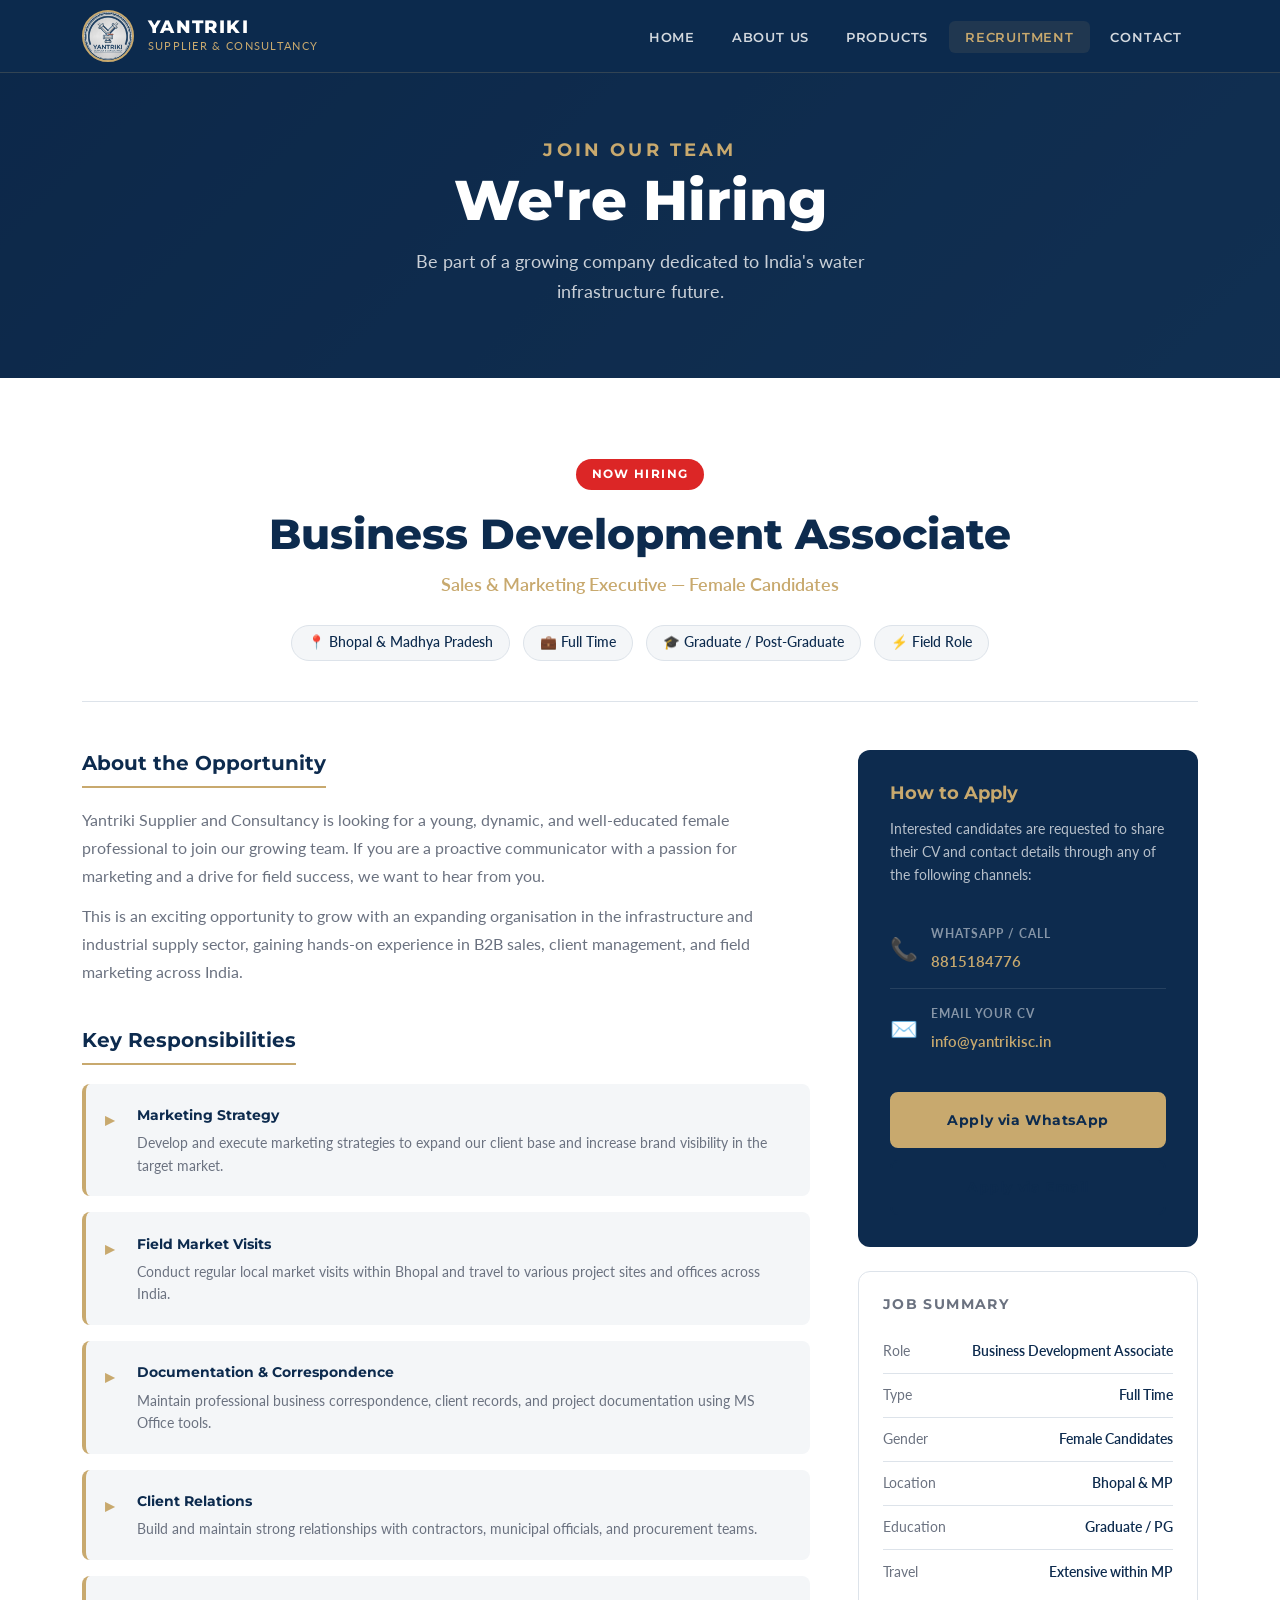
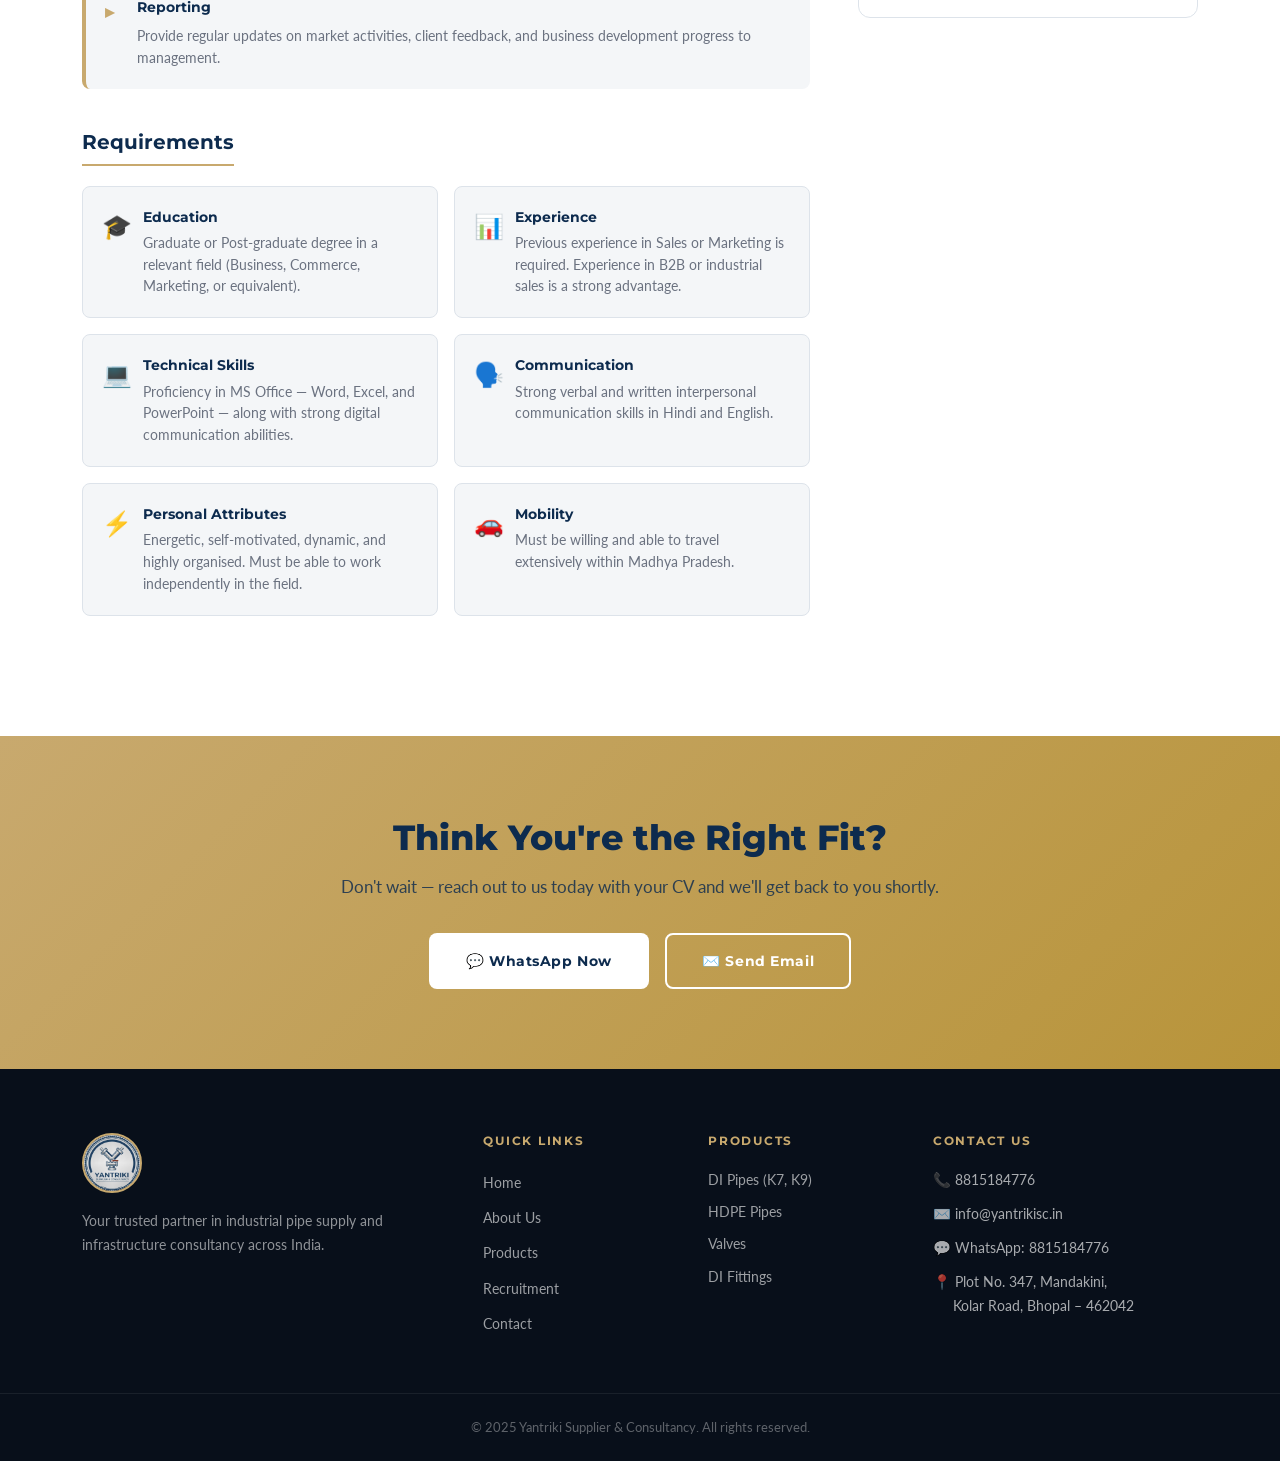
<file: recruitment.html>
<!DOCTYPE html>
<html lang="en">
<head>
<meta charset="UTF-8">
<meta name="viewport" content="width=device-width, initial-scale=1.0, maximum-scale=5.0">
<meta name="theme-color" content="#0D2B4E">
<meta name="mobile-web-app-capable" content="yes">
<meta name="apple-mobile-web-app-capable" content="yes">
<meta name="apple-mobile-web-app-status-bar-style" content="black-translucent">
<link rel="canonical" href="https://yantrikisc.in/">
<meta name="description" content="Yantriki Supplier and Consultancy — Trusted supplier of DI Pipes, HDPE Pipes, Valves, Fittings and Water Treatment Solutions in Bhopal, Madhya Pradesh.">
<meta property="og:site_name" content="Yantriki Supplier and Consultancy">
<meta property="og:url" content="https://yantrikisc.in/">
<title>Recruitment – Yantriki Supplier & Consultancy</title>
<link href="https://fonts.googleapis.com/css2?family=Montserrat:wght@300;400;500;600;700;800&family=Lato:wght@300;400;700&display=swap" rel="stylesheet">
<link rel="stylesheet" href="style.css">
</head>
<body>

<nav class="navbar" id="navbar">
  <div class="nav-container">
    <a href="index.html" class="nav-logo">
      <img src="./logo.jpg" alt="Yantriki Logo" class="logo-img" onerror="this.style.display='none'">
      <div class="logo-text">
        <span class="logo-main">YANTRIKI</span>
        <span class="logo-sub">Supplier & Consultancy</span>
      </div>
    </a>
    <button class="hamburger" id="hamburger" aria-label="Menu">
      <span></span><span></span><span></span>
    </button>
    <ul class="nav-links" id="navLinks">
      <li><a href="index.html" class="nav-link">Home</a></li>
      <li><a href="about.html" class="nav-link">About Us</a></li>
      <li><a href="products.html" class="nav-link">Products</a></li>
      <li><a href="recruitment.html" class="nav-link active">Recruitment</a></li>
      <li><a href="contact.html" class="nav-link">Contact</a></li>
    </ul>
  </div>
</nav>

<section class="page-hero">
  <div class="page-hero-overlay"></div>
  <div class="page-hero-content">
    <p class="section-eyebrow" style="color:#c8a96e;">Join Our Team</p>
    <h1>We're Hiring</h1>
    <p>Be part of a growing company dedicated to India's water infrastructure future.</p>
  </div>
</section>

<!-- JOB OPENING -->
<section class="section">
  <div class="container">
    <div class="job-header fade-in">
      <div class="job-badge">Now Hiring</div>
      <h2 class="job-title">Business Development Associate</h2>
      <p class="job-subtitle">Sales & Marketing Executive — Female Candidates</p>
      <div class="job-meta">
        <span class="job-meta-item">📍 Bhopal & Madhya Pradesh</span>
        <span class="job-meta-item">💼 Full Time</span>
        <span class="job-meta-item">🎓 Graduate / Post-Graduate</span>
        <span class="job-meta-item">⚡ Field Role</span>
      </div>
    </div>

    <div class="job-content">
      <div class="job-main fade-in">

        <!-- ABOUT THE OPPORTUNITY -->
        <div class="job-section-block">
          <h3>About the Opportunity</h3>
          <p>Yantriki Supplier and Consultancy is looking for a young, dynamic, and well-educated female professional to join our growing team. If you are a proactive communicator with a passion for marketing and a drive for field success, we want to hear from you.</p>
          <p>This is an exciting opportunity to grow with an expanding organisation in the infrastructure and industrial supply sector, gaining hands-on experience in B2B sales, client management, and field marketing across India.</p>
        </div>

        <!-- KEY RESPONSIBILITIES -->
        <div class="job-section-block">
          <h3><span class="block-accent">Key Responsibilities</span></h3>
          <ul class="job-list">
            <li>
              <span class="job-list-icon">▸</span>
              <div>
                <strong>Marketing Strategy</strong>
                <p>Develop and execute marketing strategies to expand our client base and increase brand visibility in the target market.</p>
              </div>
            </li>
            <li>
              <span class="job-list-icon">▸</span>
              <div>
                <strong>Field Market Visits</strong>
                <p>Conduct regular local market visits within Bhopal and travel to various project sites and offices across India.</p>
              </div>
            </li>
            <li>
              <span class="job-list-icon">▸</span>
              <div>
                <strong>Documentation & Correspondence</strong>
                <p>Maintain professional business correspondence, client records, and project documentation using MS Office tools.</p>
              </div>
            </li>
            <li>
              <span class="job-list-icon">▸</span>
              <div>
                <strong>Client Relations</strong>
                <p>Build and maintain strong relationships with contractors, municipal officials, and procurement teams.</p>
              </div>
            </li>
            <li>
              <span class="job-list-icon">▸</span>
              <div>
                <strong>Reporting</strong>
                <p>Provide regular updates on market activities, client feedback, and business development progress to management.</p>
              </div>
            </li>
          </ul>
        </div>

        <!-- REQUIREMENTS -->
        <div class="job-section-block">
          <h3><span class="block-accent">Requirements</span></h3>
          <div class="req-grid">
            <div class="req-card">
              <div class="req-icon">🎓</div>
              <div>
                <strong>Education</strong>
                <p>Graduate or Post-graduate degree in a relevant field (Business, Commerce, Marketing, or equivalent).</p>
              </div>
            </div>
            <div class="req-card">
              <div class="req-icon">📊</div>
              <div>
                <strong>Experience</strong>
                <p>Previous experience in Sales or Marketing is required. Experience in B2B or industrial sales is a strong advantage.</p>
              </div>
            </div>
            <div class="req-card">
              <div class="req-icon">💻</div>
              <div>
                <strong>Technical Skills</strong>
                <p>Proficiency in MS Office — Word, Excel, and PowerPoint — along with strong digital communication abilities.</p>
              </div>
            </div>
            <div class="req-card">
              <div class="req-icon">🗣️</div>
              <div>
                <strong>Communication</strong>
                <p>Strong verbal and written interpersonal communication skills in Hindi and English.</p>
              </div>
            </div>
            <div class="req-card">
              <div class="req-icon">⚡</div>
              <div>
                <strong>Personal Attributes</strong>
                <p>Energetic, self-motivated, dynamic, and highly organised. Must be able to work independently in the field.</p>
              </div>
            </div>
            <div class="req-card">
              <div class="req-icon">🚗</div>
              <div>
                <strong>Mobility</strong>
                <p>Must be willing and able to travel extensively within Madhya Pradesh.</p>
              </div>
            </div>
          </div>
        </div>

      </div>

      <!-- HOW TO APPLY SIDEBAR -->
      <div class="job-sidebar fade-in">
        <div class="apply-card">
          <h3>How to Apply</h3>
          <p>Interested candidates are requested to share their CV and contact details through any of the following channels:</p>
          <div class="apply-option">
            <span class="apply-option-icon">📞</span>
            <div>
              <strong>WhatsApp / Call</strong>
              <a href="https://wa.me/918815184776">8815184776</a>
            </div>
          </div>
          <div class="apply-option">
            <span class="apply-option-icon">✉️</span>
            <div>
              <strong>Email Your CV</strong>
              <a href="mailto:info@yantrikisc.in">info@yantrikisc.in</a>
            </div>
          </div>
          <a href="https://wa.me/918815184776?text=Hello%20Yantriki%2C%20I%20am%20interested%20in%20the%20Business%20Development%20Associate%20position." class="btn btn-primary" style="width:100%;text-align:center;margin-top:1.5rem;display:block;">Apply via WhatsApp</a>
          <a href="mailto:info@yantrikisc.in?subject=Application%20for%20BDA%20Position%20-%20Yantrikisc" class="btn btn-outline" style="width:100%;text-align:center;margin-top:0.75rem;display:block;">Apply via Email</a>
        </div>

        <div class="job-summary-card">
          <h4>Job Summary</h4>
          <div class="summary-row"><span>Role</span><span>Business Development Associate</span></div>
          <div class="summary-row"><span>Type</span><span>Full Time</span></div>
          <div class="summary-row"><span>Gender</span><span>Female Candidates</span></div>
          <div class="summary-row"><span>Location</span><span>Bhopal & MP</span></div>
          <div class="summary-row"><span>Education</span><span>Graduate / PG</span></div>
          <div class="summary-row"><span>Travel</span><span>Extensive within MP</span></div>
        </div>
      </div>
    </div>
  </div>
</section>

<section class="cta-banner">
  <div class="container">
    <h2>Think You're the Right Fit?</h2>
    <p>Don't wait — reach out to us today with your CV and we'll get back to you shortly.</p>
    <div class="cta-btns">
      <a href="https://wa.me/918815184776" class="btn btn-white">💬 WhatsApp Now</a>
      <a href="mailto:info@yantrikisc.in" class="btn btn-outline-white">✉️ Send Email</a>
    </div>
  </div>
</section>

<footer class="footer">
  <div class="footer-container">
    <div class="footer-brand">
      <img src="./logo.jpg" alt="Yantriki Logo" class="footer-logo">
      <p>Your trusted partner in industrial pipe supply and infrastructure consultancy across India.</p>
    </div>
    <div class="footer-links">
      <h4>Quick Links</h4>
      <ul>
        <li><a href="index.html">Home</a></li>
        <li><a href="about.html">About Us</a></li>
        <li><a href="products.html">Products</a></li>
        <li><a href="recruitment.html">Recruitment</a></li>
        <li><a href="contact.html">Contact</a></li>
      </ul>
    </div>
    <div class="footer-products">
      <h4>Products</h4>
      <ul>
        <li>DI Pipes (K7, K9)</li>
        <li>HDPE Pipes</li>
        <li>Valves</li>
        <li>DI Fittings</li>
      </ul>
    </div>
    <div class="footer-contact">
      <h4>Contact Us</h4>
      <p>📞 <a href="tel:8815184776">8815184776</a></p>
      <p>✉️ <a href="mailto:info@yantrikisc.in">info@yantrikisc.in</a></p>
      <p>💬 <a href="https://wa.me/918815184776">WhatsApp: 8815184776</a></p>
      <p>📍 Plot No. 347, Mandakini,<br>&nbsp;&nbsp;&nbsp;&nbsp;&nbsp;Kolar Road, Bhopal – 462042</p>
    </div>
  </div>
  <div class="footer-bottom">
    <p>© 2025 Yantriki Supplier & Consultancy. All rights reserved.</p>
  </div>
</footer>

<script src="logo-inject.js"></script>
<script src="main.js"></script>
</body>
</html>
</file>
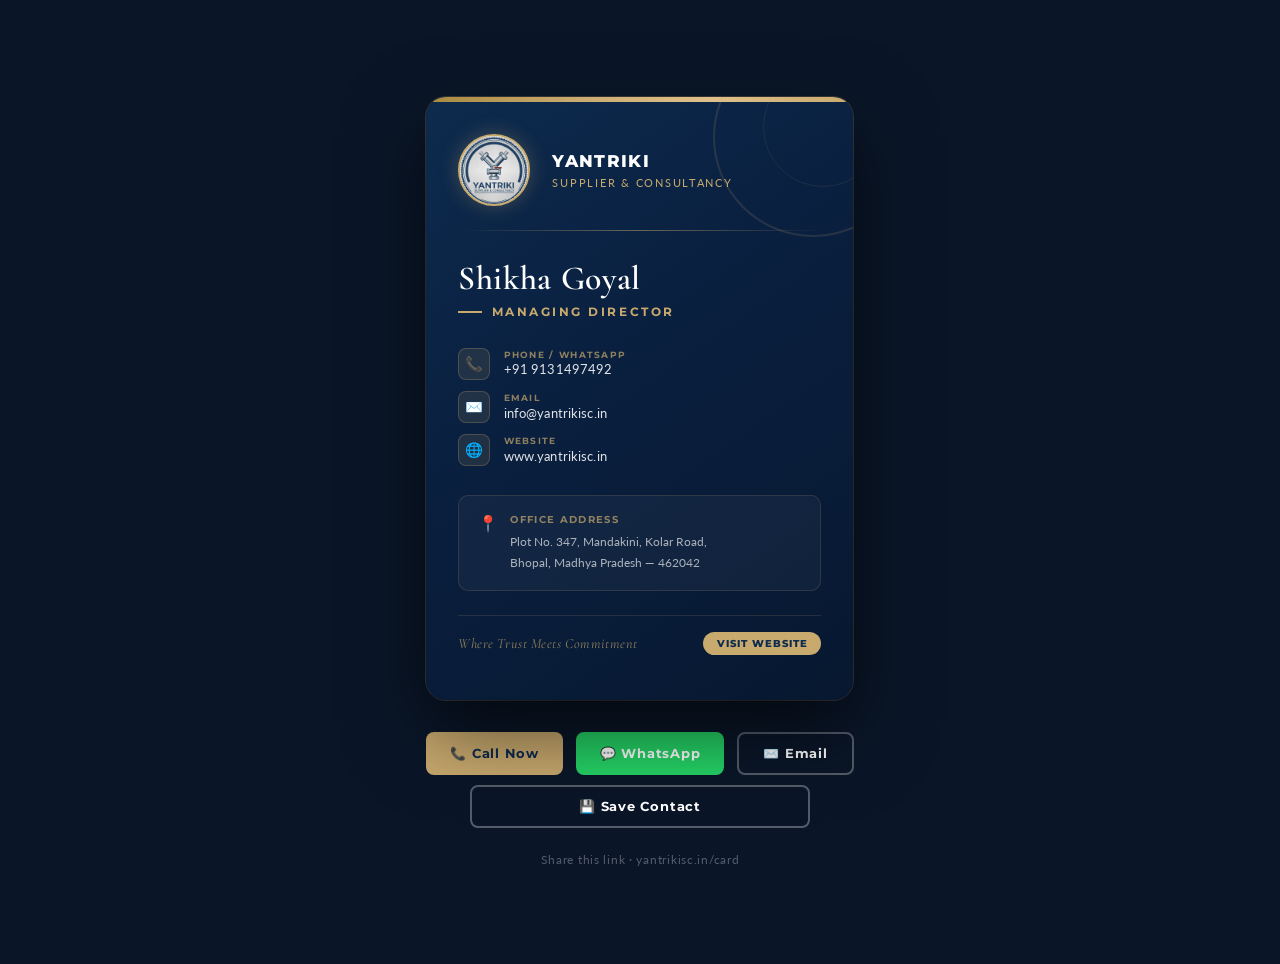
<file: shikha.html>
<!DOCTYPE html>
<html lang="en">
<head>
<meta charset="UTF-8">
<meta name="viewport" content="width=device-width, initial-scale=1.0">
<title>Shikha Goyal — Yantriki Supplier & Consultancy</title>
<link href="https://fonts.googleapis.com/css2?family=Montserrat:wght@300;400;500;600;700;800&family=Cormorant+Garamond:wght@400;500;600&family=Lato:wght@300;400;700&display=swap" rel="stylesheet">
<style>
*, *::before, *::after { box-sizing: border-box; margin: 0; padding: 0; }

:root {
  --navy:    #0D2B4E;
  --navy-lt: #1a3a5c;
  --gold:    #c8a96e;
  --gold-lt: #dfc08a;
  --gold-dk: #a8893e;
  --white:   #ffffff;
  --off:     #f8f5f0;
  --text:    #2a2e38;
}

html, body {
  min-height: 100vh;
  font-family: 'Lato', sans-serif;
  background: #0a1628;
  display: flex;
  align-items: center;
  justify-content: center;
  padding: 2rem 1rem;
}

/* ── CARD WRAPPER ── */
.card-scene {
  perspective: 1200px;
  width: 100%;
  max-width: 480px;
}

.card {
  width: 100%;
  border-radius: 20px;
  overflow: hidden;
  box-shadow:
    0 30px 80px rgba(0,0,0,0.6),
    0 0 0 1px rgba(200,169,110,0.25),
    inset 0 1px 0 rgba(255,255,255,0.06);
  animation: cardIn 0.9s cubic-bezier(0.22,1,0.36,1) both;
  position: relative;
}

@keyframes cardIn {
  from { opacity:0; transform: translateY(40px) rotateX(8deg); }
  to   { opacity:1; transform: translateY(0) rotateX(0); }
}

/* ── FRONT FACE ── */
.card-front {
  background: linear-gradient(145deg, #0D2B4E 0%, #0a2040 40%, #071830 100%);
  position: relative;
  overflow: hidden;
}

/* Decorative corner geometry */
.card-front::before {
  content: '';
  position: absolute;
  top: -60px; right: -60px;
  width: 200px; height: 200px;
  border: 2px solid rgba(200,169,110,0.15);
  border-radius: 50%;
  pointer-events: none;
}
.card-front::after {
  content: '';
  position: absolute;
  top: -30px; right: -30px;
  width: 120px; height: 120px;
  border: 1px solid rgba(200,169,110,0.1);
  border-radius: 50%;
  pointer-events: none;
}

/* Gold top stripe */
.gold-stripe {
  height: 5px;
  background: linear-gradient(90deg, var(--gold-dk), var(--gold), var(--gold-lt), var(--gold));
}

/* ── HEADER SECTION ── */
.card-header {
  padding: 2rem 2rem 1.5rem;
  display: flex;
  align-items: center;
  gap: 1.4rem;
  position: relative;
  z-index: 2;
}

.logo-wrap {
  flex-shrink: 0;
  width: 72px;
  height: 72px;
  border-radius: 50%;
  border: 2px solid var(--gold);
  overflow: hidden;
  box-shadow: 0 0 20px rgba(200,169,110,0.3);
  background: var(--white);
}
.logo-wrap img {
  width: 100%;
  height: 100%;
  object-fit: cover;
  display: block;
}

.company-info { flex: 1; }
.company-name {
  font-family: 'Montserrat', sans-serif;
  font-size: 1.05rem;
  font-weight: 800;
  color: var(--white);
  letter-spacing: 0.08em;
  line-height: 1.2;
  text-transform: uppercase;
}
.company-tagline {
  font-family: 'Lato', sans-serif;
  font-size: 0.68rem;
  color: var(--gold);
  letter-spacing: 0.16em;
  text-transform: uppercase;
  margin-top: 0.3rem;
}

/* ── DIVIDER ── */
.divider {
  margin: 0 2rem;
  height: 1px;
  background: linear-gradient(90deg, transparent, rgba(200,169,110,0.5), transparent);
  position: relative;
  z-index: 2;
}

/* ── PERSON SECTION ── */
.card-person {
  padding: 1.8rem 2rem 1.5rem;
  position: relative;
  z-index: 2;
}

.person-name {
  font-family: 'Cormorant Garamond', serif;
  font-size: 2.1rem;
  font-weight: 600;
  color: var(--white);
  letter-spacing: 0.02em;
  line-height: 1.15;
  margin-bottom: 0.4rem;
}

.person-designation {
  font-family: 'Montserrat', sans-serif;
  font-size: 0.72rem;
  font-weight: 700;
  letter-spacing: 0.22em;
  text-transform: uppercase;
  color: var(--gold);
  display: flex;
  align-items: center;
  gap: 0.6rem;
  margin-bottom: 0.3rem;
}
.person-designation::before {
  content: '';
  display: inline-block;
  width: 24px;
  height: 2px;
  background: var(--gold);
  flex-shrink: 0;
}

/* ── CONTACT SECTION ── */
.card-contacts {
  padding: 0 2rem 1.8rem;
  display: flex;
  flex-direction: column;
  gap: 0.7rem;
  position: relative;
  z-index: 2;
}

.contact-row {
  display: flex;
  align-items: center;
  gap: 0.85rem;
  text-decoration: none;
  group: true;
  transition: opacity 0.2s;
}
.contact-row:hover { opacity: 0.8; }

.contact-icon {
  width: 32px;
  height: 32px;
  border-radius: 8px;
  background: rgba(200,169,110,0.12);
  border: 1px solid rgba(200,169,110,0.25);
  display: flex;
  align-items: center;
  justify-content: center;
  flex-shrink: 0;
  font-size: 0.9rem;
  transition: background 0.2s;
}
.contact-row:hover .contact-icon {
  background: rgba(200,169,110,0.22);
}

.contact-text {
  display: flex;
  flex-direction: column;
}
.contact-label {
  font-family: 'Montserrat', sans-serif;
  font-size: 0.58rem;
  font-weight: 700;
  letter-spacing: 0.14em;
  text-transform: uppercase;
  color: rgba(200,169,110,0.7);
  line-height: 1;
  margin-bottom: 0.15rem;
}
.contact-value {
  font-family: 'Lato', sans-serif;
  font-size: 0.82rem;
  color: rgba(255,255,255,0.88);
  font-weight: 400;
  letter-spacing: 0.01em;
}

/* ── ADDRESS SECTION ── */
.card-address {
  margin: 0 2rem;
  padding: 1rem 1.2rem;
  background: rgba(255,255,255,0.04);
  border: 1px solid rgba(200,169,110,0.15);
  border-radius: 10px;
  display: flex;
  gap: 0.75rem;
  align-items: flex-start;
  position: relative;
  z-index: 2;
}
.addr-icon {
  font-size: 1rem;
  margin-top: 0.05rem;
  flex-shrink: 0;
}
.addr-text {
  font-family: 'Lato', sans-serif;
  font-size: 0.78rem;
  color: rgba(255,255,255,0.65);
  line-height: 1.7;
}
.addr-text strong {
  display: block;
  font-size: 0.6rem;
  font-family: 'Montserrat', sans-serif;
  letter-spacing: 0.14em;
  text-transform: uppercase;
  color: rgba(200,169,110,0.7);
  margin-bottom: 0.2rem;
}

/* ── BOTTOM GOLD BAR ── */
.card-bottom {
  margin: 1.5rem 2rem 0;
  padding: 1rem 0;
  border-top: 1px solid rgba(200,169,110,0.15);
  display: flex;
  justify-content: space-between;
  align-items: center;
  position: relative;
  z-index: 2;
}

.tagline-bottom {
  font-family: 'Cormorant Garamond', serif;
  font-size: 0.88rem;
  font-style: italic;
  color: rgba(200,169,110,0.7);
  letter-spacing: 0.04em;
}

.website-pill {
  background: var(--gold);
  color: var(--navy);
  font-family: 'Montserrat', sans-serif;
  font-size: 0.62rem;
  font-weight: 800;
  letter-spacing: 0.1em;
  padding: 0.35rem 0.85rem;
  border-radius: 20px;
  text-decoration: none;
  text-transform: uppercase;
  transition: background 0.2s;
}
.website-pill:hover { background: var(--gold-lt); }

/* Bottom padding */
.card-pad { height: 1.8rem; }

/* ── ACTION BUTTONS ── */
.actions {
  margin-top: 2rem;
  display: flex;
  gap: 0.8rem;
  justify-content: center;
  flex-wrap: wrap;
}
.action-btn {
  display: inline-flex;
  align-items: center;
  gap: 0.5rem;
  padding: 0.75rem 1.5rem;
  border-radius: 8px;
  font-family: 'Montserrat', sans-serif;
  font-size: 0.8rem;
  font-weight: 700;
  letter-spacing: 0.06em;
  cursor: pointer;
  border: none;
  text-decoration: none;
  transition: all 0.2s;
}
.btn-gold {
  background: var(--gold);
  color: var(--navy);
}
.btn-gold:hover { background: var(--gold-lt); transform: translateY(-2px); }
.btn-outline {
  background: transparent;
  color: var(--white);
  border: 2px solid rgba(255,255,255,0.3);
}
.btn-outline:hover { border-color: var(--gold); color: var(--gold); transform: translateY(-2px); }
.btn-whatsapp {
  background: #25D366;
  color: var(--white);
}
.btn-whatsapp:hover { background: #20bd5a; transform: translateY(-2px); }

/* ── QR PLACEHOLDER ── */
.qr-section {
  margin-top: 1.5rem;
  text-align: center;
}
.qr-note {
  font-family: 'Lato', sans-serif;
  font-size: 0.75rem;
  color: rgba(255,255,255,0.4);
  margin-top: 0.5rem;
}

/* ── SHARE HINT ── */
.share-hint {
  text-align: center;
  margin-top: 1.5rem;
  font-family: 'Lato', sans-serif;
  font-size: 0.75rem;
  color: rgba(255,255,255,0.3);
  letter-spacing: 0.06em;
}

/* ── MOBILE ── */
@media (max-width: 520px) {
  body { padding: 1rem 0.75rem; align-items: flex-start; padding-top: 1.5rem; }
  .card-header { padding: 1.5rem 1.5rem 1.2rem; gap: 1rem; }
  .logo-wrap { width: 60px; height: 60px; }
  .company-name { font-size: 0.88rem; }
  .card-person { padding: 1.4rem 1.5rem 1.2rem; }
  .person-name { font-size: 1.75rem; }
  .card-contacts { padding: 0 1.5rem 1.5rem; }
  .card-address { margin: 0 1.5rem; }
  .card-bottom { margin: 1.2rem 1.5rem 0; }
  .divider { margin: 0 1.5rem; }
  .actions { gap: 0.6rem; }
  .action-btn { padding: 0.65rem 1.1rem; font-size: 0.75rem; }
}
</style>
</head>
<body>

<div style="width:100%; max-width:520px;">

  <!-- E-VISITING CARD -->
  <div class="card-scene">
    <div class="card">
      <div class="card-front">

        <!-- Gold top stripe -->
        <div class="gold-stripe"></div>

        <!-- Header: Logo + Company -->
        <div class="card-header">
          <div class="logo-wrap">
            <img src="[data-uri]" alt="Yantriki Logo">
          </div>
          <div class="company-info">
            <div class="company-name">Yantriki</div>
            <div class="company-tagline">Supplier &amp; Consultancy</div>
          </div>
        </div>

        <div class="divider"></div>

        <!-- Person -->
        <div class="card-person">
          <div class="person-name">Shikha Goyal</div>
          <div class="person-designation">Managing Director</div>
        </div>

        <!-- Contacts -->
        <div class="card-contacts">
          <a href="tel:9131497492" class="contact-row">
            <div class="contact-icon">📞</div>
            <div class="contact-text">
              <span class="contact-label">Phone / WhatsApp</span>
              <span class="contact-value">+91 9131497492</span>
            </div>
          </a>
          <a href="mailto:info@yantrikisc.in" class="contact-row">
            <div class="contact-icon">✉️</div>
            <div class="contact-text">
              <span class="contact-label">Email</span>
              <span class="contact-value">info@yantrikisc.in</span>
            </div>
          </a>
          <a href="https://yantrikisc.in" target="_blank" class="contact-row">
            <div class="contact-icon">🌐</div>
            <div class="contact-text">
              <span class="contact-label">Website</span>
              <span class="contact-value">www.yantrikisc.in</span>
            </div>
          </a>
        </div>

        <!-- Address -->
        <div class="card-address">
          <div class="addr-icon">📍</div>
          <div class="addr-text">
            <strong>Office Address</strong>
            Plot No. 347, Mandakini, Kolar Road,<br>Bhopal, Madhya Pradesh — 462042
          </div>
        </div>

        <!-- Bottom bar -->
        <div class="card-bottom">
          <span class="tagline-bottom">Where Trust Meets Commitment</span>
          <a href="https://yantrikisc.in" class="website-pill" target="_blank">Visit Website</a>
        </div>

        <div class="card-pad"></div>

      </div><!-- card-front -->
    </div><!-- card -->
  </div><!-- card-scene -->

  <!-- Action Buttons -->
  <div class="actions">
    <a href="tel:9131497492" class="action-btn btn-gold">
      📞 Call Now
    </a>
    <a href="https://wa.me/919131497492?text=Hello%20Shikha%20Goyal%2C%20I%20got%20your%20contact%20from%20your%20visiting%20card." 
       class="action-btn btn-whatsapp" target="_blank">
      💬 WhatsApp
    </a>
    <a href="mailto:info@yantrikisc.in" class="action-btn btn-outline">
      ✉️ Email
    </a>
  </div>

  <!-- Save Contact Button -->
  <div class="actions" style="margin-top:0.6rem;">
    <button class="action-btn btn-outline" onclick="saveContact()" style="width:100%; max-width:340px; justify-content:center;">
      💾 Save Contact
    </button>
  </div>

  <!-- Share hint -->
  <div class="share-hint">Share this link · yantrikisc.in/card</div>

</div>

<script>
function saveContact() {
  const vcard = [
    'BEGIN:VCARD',
    'VERSION:3.0',
    'FN:Shikha Goyal',
    'N:Goyal;Shikha;;;',
    'ORG:Yantriki Supplier and Consultancy',
    'TITLE:Managing Director',
    'TEL;TYPE=CELL,VOICE:+919131497492',
    'TEL;TYPE=WORK:+919131497492',
    'EMAIL;TYPE=WORK:info@yantrikisc.in',
    'URL:https://yantrikisc.in',
    'ADR;TYPE=WORK:;;Plot No. 347 Mandakini Kolar Road;Bhopal;Madhya Pradesh;462042;India',
    'NOTE:Yantriki Supplier and Consultancy - DI Pipes, HDPE Pipes, Valves, Fittings, Water Treatment Solutions',
    'END:VCARD'
  ].join('\r\n');

  const blob = new Blob([vcard], { type: 'text/vcard' });
  const url = URL.createObjectURL(blob);
  const a = document.createElement('a');
  a.href = url;
  a.download = 'Shikha_Goyal_Yantriki.vcf';
  a.click();
  URL.revokeObjectURL(url);
}
</script>

</body>
</html>
</file>
<file: style.css>
/* =============================================
   YANTRIKI — Global Stylesheet
   Color palette: Deep Navy #0D2B4E, Steel Blue #1a3a5c, 
   Gold Accent #c8a96e, Off-white #f4f6f8, Dark #111820
   ============================================= */

*, *::before, *::after { box-sizing: border-box; margin: 0; padding: 0; }

:root {
  --navy:    #0D2B4E;
  --steel:   #1a3a5c;
  --gold:    #c8a96e;
  --gold-lt: #dfc08a;
  --white:   #ffffff;
  --off:     #f4f6f8;
  --text:    #2a2e38;
  --muted:   #6b7280;
  --border:  #dde3ea;
  --radius:  8px;
  --shadow:  0 4px 24px rgba(13,43,78,0.10);
  --shadow-lg: 0 8px 40px rgba(13,43,78,0.16);
}

html { scroll-behavior: smooth; }

body {
  font-family: 'Lato', sans-serif;
  color: var(--text);
  background: var(--white);
  line-height: 1.7;
}

h1, h2, h3, h4, h5 {
  font-family: 'Montserrat', sans-serif;
  line-height: 1.25;
}

a { text-decoration: none; color: inherit; }
img { max-width: 100%; display: block; }

/* ---- LAYOUT ---- */
.container { max-width: 1180px; margin: 0 auto; padding: 0 2rem; }
.section { padding: 5rem 0; }
.section-header { text-align: center; margin-bottom: 3.5rem; }
.section-eyebrow {
  font-family: 'Montserrat', sans-serif;
  font-size: 0.78rem;
  font-weight: 700;
  letter-spacing: 0.18em;
  text-transform: uppercase;
  color: var(--gold);
  margin-bottom: 0.6rem;
  display: block;
}
.section-title {
  font-size: clamp(1.8rem, 3.5vw, 2.6rem);
  font-weight: 800;
  color: var(--navy);
  margin-bottom: 1rem;
}
.section-title span { color: var(--gold); }
.section-subtitle { max-width: 620px; margin: 0 auto; color: var(--muted); font-size: 1.05rem; }
.body-text { color: #444; font-size: 1.05rem; margin-bottom: 1.1rem; line-height: 1.8; }
.center-btn { text-align: center; margin-top: 3rem; }

.two-col {
  display: grid;
  grid-template-columns: 1fr 1fr;
  gap: 4rem;
  align-items: center;
}
.two-col.reverse { direction: rtl; }
.two-col.reverse > * { direction: ltr; }

/* ---- BUTTONS ---- */
.btn {
  display: inline-block;
  padding: 0.85rem 2.2rem;
  border-radius: var(--radius);
  font-family: 'Montserrat', sans-serif;
  font-weight: 700;
  font-size: 0.9rem;
  letter-spacing: 0.04em;
  transition: all 0.25s ease;
  cursor: pointer;
  border: 2px solid transparent;
}
.btn-primary {
  background: var(--gold);
  color: var(--navy);
  border-color: var(--gold);
}
.btn-primary:hover { background: var(--gold-lt); border-color: var(--gold-lt); transform: translateY(-2px); box-shadow: 0 6px 20px rgba(200,169,110,0.35); }
.btn-outline {
  background: transparent;
  color: var(--white);
  border-color: var(--white);
}
.btn-outline:hover { background: var(--white); color: var(--navy); transform: translateY(-2px); }

/* Outline button on light backgrounds (about, products etc) */
.section .btn-outline, .contact-main-section .btn-outline {
  color: var(--navy);
  border-color: var(--navy);
}
.section .btn-outline:hover, .contact-main-section .btn-outline:hover {
  background: var(--navy);
  color: var(--white);
}
.btn-white { background: var(--white); color: var(--navy); font-weight: 700; }
.btn-white:hover { background: var(--off); transform: translateY(-2px); }
.btn-outline-white { background: transparent; color: var(--white); border: 2px solid var(--white); }
.btn-outline-white:hover { background: var(--white); color: var(--navy); transform: translateY(-2px); }

/* ---- NAVBAR ---- */
.navbar {
  position: fixed;
  top: 0; left: 0; right: 0;
  z-index: 1000;
  background: rgba(13, 43, 78, 0.97);
  backdrop-filter: blur(10px);
  border-bottom: 1px solid rgba(200,169,110,0.2);
  transition: box-shadow 0.3s;
}
.navbar.scrolled { box-shadow: 0 4px 20px rgba(0,0,0,0.3); }

.nav-container {
  max-width: 1180px;
  margin: 0 auto;
  padding: 0 2rem;
  height: 72px;
  display: flex;
  align-items: center;
  justify-content: space-between;
}

.nav-logo {
  display: flex;
  align-items: center;
  gap: 0.85rem;
  text-decoration: none;
}
.logo-img {
  width: 52px;
  height: 52px;
  border-radius: 50%;
  object-fit: cover;
  border: 2px solid var(--gold);
  background: var(--white);
  flex-shrink: 0;
}
.logo-text { display: flex; flex-direction: column; }
.logo-main {
  font-family: 'Montserrat', sans-serif;
  font-size: 1.15rem;
  font-weight: 800;
  color: var(--white);
  letter-spacing: 0.08em;
  line-height: 1.1;
}
.logo-sub {
  font-family: 'Lato', sans-serif;
  font-size: 0.68rem;
  color: var(--gold);
  letter-spacing: 0.12em;
  text-transform: uppercase;
}

.nav-links {
  display: flex;
  list-style: none;
  gap: 0.3rem;
  align-items: center;
}
.nav-link {
  font-family: 'Montserrat', sans-serif;
  font-size: 0.82rem;
  font-weight: 600;
  letter-spacing: 0.06em;
  text-transform: uppercase;
  color: rgba(255,255,255,0.82);
  padding: 0.5rem 1rem;
  border-radius: 6px;
  transition: all 0.2s;
}
.nav-link:hover, .nav-link.active {
  color: var(--gold);
  background: rgba(200,169,110,0.1);
}

.hamburger {
  display: none;
  flex-direction: column;
  justify-content: center;
  gap: 5px;
  background: none;
  border: none;
  cursor: pointer;
  padding: 0.4rem;
}
.hamburger span {
  display: block;
  width: 24px;
  height: 2px;
  background: var(--white);
  border-radius: 2px;
  transition: all 0.3s;
}

/* ---- HERO ---- */
.hero {
  min-height: 100vh;
  background: linear-gradient(135deg, #0a2040 0%, #0D2B4E 50%, #1a3a5c 100%);
  display: flex;
  align-items: center;
  justify-content: center;
  position: relative;
  overflow: hidden;
  text-align: center;
  padding: 6rem 2rem 4rem;
}
.hero::before {
  content: '';
  position: absolute;
  inset: 0;
  background: url('https://5.imimg.com/data5/SELLER/Default/2022/12/GE/GN/MY/3710993/ductile-iron-pipe-500x500.jpg') center/cover no-repeat;
  opacity: 0.15;
}
.hero-overlay {
  position: absolute;
  inset: 0;
  background: linear-gradient(to bottom, rgba(13,43,78,0.6) 0%, rgba(13,43,78,0.85) 100%);
}
.hero-content {
  position: relative;
  z-index: 2;
  max-width: 820px;
  animation: fadeUp 1s ease;
}
.hero-eyebrow {
  font-family: 'Montserrat', sans-serif;
  font-size: 0.82rem;
  font-weight: 700;
  letter-spacing: 0.22em;
  text-transform: uppercase;
  color: var(--gold);
  margin-bottom: 1.2rem;
}
.hero-title {
  font-size: clamp(2.4rem, 6vw, 4.2rem);
  font-weight: 800;
  color: var(--white);
  margin-bottom: 1.4rem;
  line-height: 1.15;
}
.hero-desc {
  font-size: clamp(1rem, 2vw, 1.2rem);
  color: rgba(255,255,255,0.82);
  margin-bottom: 2.5rem;
  max-width: 600px;
  margin-left: auto;
  margin-right: auto;
  line-height: 1.8;
}
.hero-btns { display: flex; gap: 1rem; justify-content: center; flex-wrap: wrap; }
.hero-scroll-indicator {
  position: absolute;
  bottom: 2.5rem;
  left: 50%;
  transform: translateX(-50%);
  z-index: 2;
}
.hero-scroll-indicator span {
  display: block;
  width: 2px;
  height: 48px;
  background: linear-gradient(to bottom, transparent, var(--gold));
  margin: 0 auto;
  animation: scrollDrop 2s ease-in-out infinite;
}

/* ---- STATS BAR ---- */
.stats-bar { background: var(--navy); padding: 1.8rem 0; }
.stats-container {
  max-width: 1180px; margin: 0 auto; padding: 0 2rem;
  display: flex; align-items: center; justify-content: center;
  gap: 0; flex-wrap: wrap;
}
.stat-item { text-align: center; padding: 0.8rem 2.5rem; }
.stat-number {
  display: block;
  font-family: 'Montserrat', sans-serif;
  font-size: 1.5rem;
  font-weight: 800;
  color: var(--gold);
}
.stat-label {
  display: block;
  font-size: 0.78rem;
  text-transform: uppercase;
  letter-spacing: 0.1em;
  color: rgba(255,255,255,0.65);
  margin-top: 0.2rem;
}
.stat-divider { width: 1px; height: 48px; background: rgba(255,255,255,0.15); }

/* ---- INTRO ---- */
.intro-visual { position: relative; }
.visual-card {
  border-radius: 12px;
  overflow: hidden;
  box-shadow: var(--shadow-lg);
  position: relative;
}
.visual-img { width: 100%; height: 420px; object-fit: cover; display: block; }
.visual-img[src$=".svg"] { object-fit: fill; background: #0D2B4E; }

.product-detail-img img { width: 100%; height: 440px; object-fit: cover; border-radius: 12px; box-shadow: var(--shadow-lg); }
.product-detail-img img[src$=".svg"] { object-fit: fill; background: #0D2B4E; }
.visual-badge {
  position: absolute;
  bottom: 1.5rem;
  left: 1.5rem;
  background: var(--gold);
  color: var(--navy);
  font-family: 'Montserrat', sans-serif;
  font-weight: 700;
  font-size: 0.85rem;
  padding: 0.7rem 1.1rem;
  border-radius: 6px;
  line-height: 1.4;
}

/* ---- PRODUCT PREVIEW GRID ---- */
.products-preview { background: var(--off); }
.product-grid {
  display: grid;
  grid-template-columns: repeat(auto-fit, minmax(250px, 1fr));
  gap: 1.5rem;
}
.product-card {
  background: var(--white);
  border-radius: 12px;
  overflow: hidden;
  box-shadow: var(--shadow);
  transition: transform 0.3s, box-shadow 0.3s;
  display: block;
  color: var(--text);
}
.product-card:hover { transform: translateY(-6px); box-shadow: var(--shadow-lg); }
.product-card-img {
  height: 200px;
  background-size: cover;
  background-position: center;
  background-color: #1a3a5c;
  background-repeat: no-repeat;
}
.product-card-body { padding: 1.5rem; }
.product-card-body h3 {
  font-family: 'Montserrat', sans-serif;
  font-size: 1.1rem;
  font-weight: 700;
  color: var(--navy);
  margin-bottom: 0.5rem;
}
.product-card-body p { font-size: 0.9rem; color: var(--muted); line-height: 1.6; }
.card-link {
  display: inline-block;
  margin-top: 1rem;
  font-family: 'Montserrat', sans-serif;
  font-size: 0.8rem;
  font-weight: 700;
  color: var(--gold);
  letter-spacing: 0.04em;
}

/* ---- WHY US ---- */
.why-section { background: var(--navy); }
.why-section .section-eyebrow { color: var(--gold); }
.why-section .section-title { color: var(--white); }
.why-grid {
  display: grid;
  grid-template-columns: repeat(auto-fit, minmax(220px, 1fr));
  gap: 1.5rem;
}
.why-card {
  background: rgba(255,255,255,0.06);
  border: 1px solid rgba(200,169,110,0.2);
  border-radius: 12px;
  padding: 2rem 1.5rem;
  transition: background 0.3s;
}
.why-card:hover { background: rgba(200,169,110,0.1); }
.why-icon { font-size: 2rem; margin-bottom: 1rem; }
.why-card h3 {
  font-family: 'Montserrat', sans-serif;
  font-size: 1rem;
  font-weight: 700;
  color: var(--white);
  margin-bottom: 0.7rem;
}
.why-card p { font-size: 0.92rem; color: rgba(255,255,255,0.7); line-height: 1.7; }

/* ---- CTA BANNER ---- */
.cta-banner {
  background: linear-gradient(135deg, var(--gold) 0%, #b8943a 100%);
  padding: 5rem 2rem;
  text-align: center;
}
.cta-banner .container { max-width: 700px; margin: 0 auto; }
.cta-banner h2 { font-size: clamp(1.6rem, 3vw, 2.2rem); font-weight: 800; color: var(--navy); margin-bottom: 0.8rem; }
.cta-banner p { color: rgba(13,43,78,0.82); font-size: 1.05rem; margin-bottom: 2rem; }
.cta-btns { display: flex; gap: 1rem; justify-content: center; flex-wrap: wrap; }

/* ---- FOOTER ---- */
.footer { background: #080f1a; padding: 4rem 0 0; }
.footer-container {
  max-width: 1180px;
  margin: 0 auto;
  padding: 0 2rem 3rem;
  display: grid;
  grid-template-columns: 2fr 1fr 1fr 1.5fr;
  gap: 3rem;
}
.footer-logo { width: 60px; height: 60px; border-radius: 50%; border: 2px solid var(--gold); margin-bottom: 1rem; object-fit: cover; }
.footer-brand p { font-size: 0.9rem; color: rgba(255,255,255,0.55); line-height: 1.7; }
.footer h4 {
  font-family: 'Montserrat', sans-serif;
  font-size: 0.78rem;
  font-weight: 700;
  letter-spacing: 0.14em;
  text-transform: uppercase;
  color: var(--gold);
  margin-bottom: 1.2rem;
}
.footer-links ul, .footer-products ul { list-style: none; }
.footer-links li, .footer-products li { margin-bottom: 0.5rem; }
.footer-links a { color: rgba(255,255,255,0.6); font-size: 0.9rem; transition: color 0.2s; }
.footer-links a:hover { color: var(--gold); }
.footer-products li { color: rgba(255,255,255,0.6); font-size: 0.9rem; }
.footer-contact p { color: rgba(255,255,255,0.65); font-size: 0.9rem; margin-bottom: 0.6rem; }
.footer-contact a { color: rgba(255,255,255,0.65); transition: color 0.2s; }
.footer-contact a:hover { color: var(--gold); }
.footer-bottom {
  border-top: 1px solid rgba(255,255,255,0.07);
  text-align: center;
  padding: 1.4rem 2rem;
}
.footer-bottom p { color: rgba(255,255,255,0.35); font-size: 0.82rem; }

/* ---- PAGE HERO ---- */
.page-hero {
  min-height: 42vh;
  background: linear-gradient(135deg, #0a2040, #1a3a5c);
  display: flex;
  align-items: center;
  justify-content: center;
  position: relative;
  text-align: center;
  padding: 8rem 2rem 4rem;
}
.page-hero::before {
  content: '';
  position: absolute;
  inset: 0;
  background: url('https://images.unsplash.com/photo-1558618666-fcd25c85cd64?w=1600&q=60') center/cover no-repeat;
  opacity: 0.1;
}
.page-hero-overlay { position: absolute; inset: 0; background: rgba(13,43,78,0.7); }
.page-hero-content { position: relative; z-index: 2; }
.page-hero-content h1 { font-size: clamp(2rem, 5vw, 3.5rem); font-weight: 800; color: var(--white); margin-bottom: 0.8rem; }
.page-hero-content p { color: rgba(255,255,255,0.78); font-size: 1.1rem; max-width: 560px; margin: 0 auto; }

/* ---- ABOUT PAGE ---- */
.mv-section { background: var(--off); }
.mv-grid {
  display: grid;
  grid-template-columns: repeat(auto-fit, minmax(260px, 1fr));
  gap: 2rem;
}
.mv-card {
  background: var(--white);
  border-radius: 12px;
  padding: 2.5rem 2rem;
  border-top: 4px solid var(--gold);
  box-shadow: var(--shadow);
  text-align: center;
}
.mv-icon { font-size: 2.5rem; margin-bottom: 1rem; }
.mv-card h3 { font-family: 'Montserrat', sans-serif; font-weight: 700; color: var(--navy); margin-bottom: 0.8rem; font-size: 1.1rem; }
.mv-card p { color: var(--muted); font-size: 0.95rem; line-height: 1.7; }

.expertise-grid { display: grid; gap: 0; }
.expertise-item {
  display: flex;
  gap: 2rem;
  padding: 2.2rem 0;
  border-bottom: 1px solid var(--border);
  align-items: flex-start;
}
.expertise-item:last-child { border-bottom: none; }
.expertise-num {
  font-family: 'Montserrat', sans-serif;
  font-size: 2.8rem;
  font-weight: 800;
  color: var(--border);
  line-height: 1;
  min-width: 60px;
}
.expertise-body h3 { font-family: 'Montserrat', sans-serif; font-size: 1.1rem; font-weight: 700; color: var(--navy); margin-bottom: 0.5rem; }
.expertise-body p { color: var(--muted); font-size: 0.95rem; line-height: 1.7; }

/* ---- PRODUCTS PAGE ---- */
.product-detail-section { }
.product-detail-img img {
  width: 100%;
  height: 440px;
  object-fit: cover;
  border-radius: 12px;
  box-shadow: var(--shadow-lg);
}
.product-tag {
  display: inline-block;
  background: var(--gold);
  color: var(--navy);
  font-family: 'Montserrat', sans-serif;
  font-size: 0.75rem;
  font-weight: 800;
  letter-spacing: 0.12em;
  text-transform: uppercase;
  padding: 0.3rem 0.9rem;
  border-radius: 4px;
  margin-bottom: 1rem;
}
.product-detail-text h2 {
  font-size: clamp(1.6rem, 3vw, 2.2rem);
  font-weight: 800;
  color: var(--navy);
  margin-bottom: 1.2rem;
}
.product-detail-text h2 span { color: var(--gold); }
.spec-table { margin: 1.5rem 0; border: 1px solid var(--border); border-radius: 8px; overflow: hidden; }
.spec-row {
  display: flex;
  border-bottom: 1px solid var(--border);
}
.spec-row:last-child { border-bottom: none; }
.spec-key {
  background: var(--off);
  padding: 0.75rem 1rem;
  font-family: 'Montserrat', sans-serif;
  font-size: 0.82rem;
  font-weight: 600;
  color: var(--navy);
  min-width: 160px;
  border-right: 1px solid var(--border);
}
.spec-val { padding: 0.75rem 1rem; font-size: 0.9rem; color: var(--text); }
.feature-list { list-style: none; margin-top: 1rem; }
.feature-list li {
  padding: 0.4rem 0 0.4rem 1.5rem;
  position: relative;
  font-size: 0.95rem;
  color: var(--text);
}
.feature-list li::before {
  content: '✓';
  position: absolute;
  left: 0;
  color: var(--gold);
  font-weight: 700;
}
.product-divider { height: 1px; background: var(--border); max-width: 1180px; margin: 0 auto; }

/* ---- RECRUITMENT PAGE ---- */
.job-header {
  text-align: center;
  margin-bottom: 3rem;
  padding-bottom: 2.5rem;
  border-bottom: 1px solid var(--border);
}
.job-badge {
  display: inline-block;
  background: #dc2626;
  color: var(--white);
  font-family: 'Montserrat', sans-serif;
  font-size: 0.72rem;
  font-weight: 700;
  letter-spacing: 0.12em;
  text-transform: uppercase;
  padding: 0.35rem 1rem;
  border-radius: 20px;
  margin-bottom: 1.2rem;
  animation: pulse 2s ease-in-out infinite;
}
.job-title { font-size: clamp(1.8rem, 3.5vw, 2.6rem); font-weight: 800; color: var(--navy); margin-bottom: 0.5rem; }
.job-subtitle { font-size: 1.15rem; color: var(--gold); font-weight: 600; margin-bottom: 1.5rem; }
.job-meta {
  display: flex;
  flex-wrap: wrap;
  gap: 0.8rem;
  justify-content: center;
}
.job-meta-item {
  background: var(--off);
  border: 1px solid var(--border);
  border-radius: 20px;
  padding: 0.35rem 1rem;
  font-size: 0.85rem;
  font-weight: 500;
  color: var(--navy);
}

.job-content {
  display: grid;
  grid-template-columns: 1fr 340px;
  gap: 3rem;
  align-items: start;
}
.job-section-block { margin-bottom: 2.5rem; }
.job-section-block h3 {
  font-family: 'Montserrat', sans-serif;
  font-size: 1.25rem;
  font-weight: 700;
  color: var(--navy);
  margin-bottom: 1.2rem;
  padding-bottom: 0.6rem;
  border-bottom: 2px solid var(--gold);
  display: inline-block;
}
.block-accent { color: var(--navy); }
.job-section-block p { color: var(--muted); font-size: 0.97rem; line-height: 1.8; margin-bottom: 0.8rem; }

.job-list { list-style: none; display: grid; gap: 1rem; }
.job-list li {
  display: flex;
  gap: 1rem;
  padding: 1.2rem;
  background: var(--off);
  border-radius: 8px;
  border-left: 4px solid var(--gold);
  align-items: flex-start;
}
.job-list-icon { color: var(--gold); font-weight: 700; font-size: 1.1rem; min-width: 16px; margin-top: 2px; }
.job-list strong { display: block; font-family: 'Montserrat', sans-serif; font-size: 0.9rem; color: var(--navy); margin-bottom: 0.3rem; }
.job-list p { color: var(--muted); font-size: 0.88rem; margin: 0; line-height: 1.6; }

.req-grid { display: grid; grid-template-columns: 1fr 1fr; gap: 1rem; }
.req-card {
  display: flex;
  gap: 0.8rem;
  padding: 1.2rem;
  background: var(--off);
  border-radius: 8px;
  border: 1px solid var(--border);
}
.req-icon { font-size: 1.5rem; min-width: 28px; }
.req-card strong { display: block; font-size: 0.85rem; font-family: 'Montserrat', sans-serif; color: var(--navy); margin-bottom: 0.25rem; }
.req-card p { font-size: 0.85rem; color: var(--muted); margin: 0; line-height: 1.6; }

.job-sidebar { display: flex; flex-direction: column; gap: 1.5rem; position: sticky; top: 100px; }
.apply-card {
  background: var(--navy);
  color: var(--white);
  border-radius: 12px;
  padding: 2rem;
}
.apply-card h3 { font-family: 'Montserrat', sans-serif; font-size: 1.1rem; font-weight: 700; margin-bottom: 0.8rem; color: var(--gold); }
.apply-card p { font-size: 0.9rem; color: rgba(255,255,255,0.7); margin-bottom: 1.5rem; line-height: 1.6; }
.apply-option {
  display: flex;
  align-items: center;
  gap: 0.8rem;
  padding: 0.85rem 0;
  border-bottom: 1px solid rgba(255,255,255,0.1);
}
.apply-option:last-of-type { border-bottom: none; }
.apply-option-icon { font-size: 1.4rem; }
.apply-option strong { display: block; font-size: 0.78rem; text-transform: uppercase; letter-spacing: 0.08em; color: rgba(255,255,255,0.5); margin-bottom: 0.15rem; }
.apply-option a { color: var(--gold); font-weight: 600; font-size: 0.95rem; }

.job-summary-card {
  background: var(--white);
  border: 1px solid var(--border);
  border-radius: 12px;
  padding: 1.5rem;
}
.job-summary-card h4 { font-family: 'Montserrat', sans-serif; font-size: 0.85rem; font-weight: 700; letter-spacing: 0.1em; text-transform: uppercase; color: var(--muted); margin-bottom: 1rem; }
.summary-row { display: flex; justify-content: space-between; padding: 0.6rem 0; border-bottom: 1px solid var(--border); font-size: 0.88rem; }
.summary-row:last-child { border-bottom: none; }
.summary-row span:first-child { color: var(--muted); }
.summary-row span:last-child { font-weight: 600; color: var(--navy); }

/* ---- CONTACT PAGE ---- */
.contact-cards-grid {
  display: grid;
  grid-template-columns: repeat(auto-fit, minmax(220px, 1fr));
  gap: 1.5rem;
  margin-bottom: 1rem;
}
.contact-card {
  background: var(--white);
  border: 1px solid var(--border);
  border-radius: 12px;
  padding: 2rem 1.5rem;
  text-align: center;
  transition: all 0.3s;
  box-shadow: var(--shadow);
  display: block;
  color: var(--text);
}
.contact-card:hover { transform: translateY(-5px); box-shadow: var(--shadow-lg); border-color: var(--gold); }
.contact-card-icon { font-size: 2.5rem; margin-bottom: 1rem; }
.contact-card h3 { font-family: 'Montserrat', sans-serif; font-weight: 700; color: var(--navy); margin-bottom: 0.4rem; font-size: 1rem; }
.contact-card p { font-size: 0.85rem; color: var(--muted); margin-bottom: 0.6rem; }
.contact-detail { font-weight: 700; color: var(--navy); font-size: 0.9rem; font-family: 'Montserrat', sans-serif; }

.contact-main-section { background: var(--off); }
.contact-form-wrap h2 { font-size: 1.8rem; margin-bottom: 0.5rem; }
.contact-form { display: flex; flex-direction: column; gap: 1.2rem; }
.form-row { display: grid; grid-template-columns: 1fr 1fr; gap: 1.2rem; }
.form-group { display: flex; flex-direction: column; gap: 0.4rem; }
.form-group label { font-family: 'Montserrat', sans-serif; font-size: 0.8rem; font-weight: 700; color: var(--navy); letter-spacing: 0.04em; }
.form-group input, .form-group select, .form-group textarea {
  padding: 0.85rem 1rem;
  border: 2px solid var(--border);
  border-radius: 8px;
  font-family: 'Lato', sans-serif;
  font-size: 0.95rem;
  background: var(--white);
  color: var(--text);
  transition: border-color 0.2s;
  outline: none;
}
.form-group input:focus, .form-group select:focus, .form-group textarea:focus { border-color: var(--gold); }
.form-group textarea { resize: vertical; }
.form-note { font-size: 0.8rem; color: var(--muted); margin-top: 0.5rem; }
.form-success {
  text-align: center;
  padding: 3rem 2rem;
  background: var(--white);
  border-radius: 12px;
  border: 2px solid var(--gold);
}
.success-icon { font-size: 3rem; margin-bottom: 1rem; }
.form-success h3 { font-family: 'Montserrat', sans-serif; color: var(--navy); margin-bottom: 0.8rem; }
.form-success a { color: var(--gold); font-weight: 700; }

.contact-info-panel { display: flex; flex-direction: column; gap: 1.5rem; }
.contact-info-box {
  background: var(--navy);
  color: var(--white);
  border-radius: 12px;
  padding: 2rem;
}
.contact-info-box h3 { font-family: 'Montserrat', sans-serif; color: var(--gold); margin-bottom: 1.5rem; font-size: 1.1rem; }
.info-item { display: flex; gap: 1rem; padding: 1rem 0; border-bottom: 1px solid rgba(255,255,255,0.1); align-items: flex-start; }
.info-item:last-child { border-bottom: none; }
.info-icon { font-size: 1.3rem; min-width: 24px; margin-top: 2px; }
.info-item strong { display: block; font-size: 0.75rem; text-transform: uppercase; letter-spacing: 0.08em; color: rgba(255,255,255,0.5); margin-bottom: 0.2rem; }
.info-item a, .info-item p { color: rgba(255,255,255,0.85); font-size: 0.92rem; margin: 0; }
.info-item a:hover { color: var(--gold); }

.quick-actions { background: var(--white); border: 1px solid var(--border); border-radius: 12px; padding: 1.5rem; }
.quick-actions h4 { font-family: 'Montserrat', sans-serif; font-size: 0.8rem; text-transform: uppercase; letter-spacing: 0.1em; color: var(--muted); margin-bottom: 1rem; }
.quick-btn {
  display: block;
  padding: 0.85rem 1rem;
  background: var(--off);
  border: 1px solid var(--border);
  border-radius: 8px;
  margin-bottom: 0.6rem;
  font-family: 'Montserrat', sans-serif;
  font-size: 0.85rem;
  font-weight: 600;
  color: var(--navy);
  transition: all 0.2s;
  text-align: center;
}
.quick-btn:hover { background: var(--gold); border-color: var(--gold); color: var(--navy); }
.map-section { height: 380px; overflow: hidden; }

/* ---- PRODUCT CATEGORY NAV ---- */
.prod-nav-bar {
  background: var(--navy);
  padding: 0;
  position: sticky;
  top: 72px;
  z-index: 100;
  border-bottom: 2px solid var(--gold);
}
.prod-nav-links {
  display: flex;
  overflow-x: auto;
  gap: 0;
  scrollbar-width: none;
}
.prod-nav-links::-webkit-scrollbar { display: none; }
.prod-nav-links a {
  font-family: 'Montserrat', sans-serif;
  font-size: 0.75rem;
  font-weight: 600;
  letter-spacing: 0.06em;
  text-transform: uppercase;
  color: rgba(255,255,255,0.7);
  padding: 1rem 1.3rem;
  white-space: nowrap;
  transition: all 0.2s;
  border-bottom: 3px solid transparent;
}
.prod-nav-links a:hover {
  color: var(--gold);
  background: rgba(200,169,110,0.08);
  border-bottom-color: var(--gold);
}

/* ---- PRODUCT CATEGORY HEADER ---- */
.prod-category-header {
  text-align: center;
  margin-bottom: 3rem;
}

/* ---- PRODUCT VARIANT GRID ---- */
.prod-variant-grid {
  display: grid;
  grid-template-columns: repeat(auto-fit, minmax(320px, 1fr));
  gap: 2rem;
}
.prod-variant-card {
  background: var(--white);
  border-radius: 12px;
  overflow: hidden;
  box-shadow: var(--shadow);
  border: 1px solid var(--border);
  transition: transform 0.3s, box-shadow 0.3s;
}
.prod-variant-card:hover { transform: translateY(-5px); box-shadow: var(--shadow-lg); }
.prod-variant-img {
  height: 220px;
  background-size: cover;
  background-position: center;
  overflow: hidden;
}
.prod-variant-img img {
  width: 100%;
  height: 100%;
  object-fit: cover;
  object-position: center;
  display: block;
  transition: transform 0.4s ease;
}
.prod-variant-img img[src$=".svg"] {
  object-fit: fill;
  background: #0D2B4E;
}
.prod-variant-card:hover .prod-variant-img img { transform: scale(1.04); }
.prod-variant-body { padding: 1.8rem; }
.prod-variant-body h3 {
  font-family: 'Montserrat', sans-serif;
  font-size: 1.1rem;
  font-weight: 700;
  color: var(--navy);
  margin-bottom: 0.6rem;
}
.prod-variant-body p { font-size: 0.93rem; color: var(--muted); margin-bottom: 1.2rem; line-height: 1.6; }

/* ---- CI TWO COL ---- */
.ci-two-col {
  display: grid;
  grid-template-columns: 1fr 1fr;
  gap: 2rem;
}
.ci-two-col .product-detail-text {
  background: var(--off);
  border-radius: 12px;
  padding: 2rem;
  border: 1px solid var(--border);
}

/* ---- VALVES GRID ---- */
.valves-grid {
  display: grid;
  grid-template-columns: repeat(auto-fit, minmax(280px, 1fr));
  gap: 1.5rem;
}
.valve-card {
  background: var(--white);
  border-radius: 12px;
  overflow: hidden;
  box-shadow: var(--shadow);
  border: 1px solid var(--border);
  transition: transform 0.3s, box-shadow 0.3s;
}
.valve-card:hover { transform: translateY(-5px); box-shadow: var(--shadow-lg); }
.valve-img {
  height: 180px;
  background-size: cover;
  background-position: center;
  background-color: #e8edf2;
  overflow: hidden;
}
.valve-img img {
  width: 100%;
  height: 100%;
  object-fit: cover;
  display: block;
  transition: transform 0.4s ease;
}
.valve-img img[src$=".svg"] {
  object-fit: fill;
  background: #0D2B4E;
}
.valve-card:hover .valve-img img { transform: scale(1.04); }
.valve-body { padding: 1.4rem; }
.valve-body h3 {
  font-family: 'Montserrat', sans-serif;
  font-size: 1rem;
  font-weight: 700;
  color: var(--navy);
  margin-bottom: 1rem;
  padding-bottom: 0.6rem;
  border-bottom: 2px solid var(--gold);
  display: inline-block;
}

/* ---- SIMPLE INFO CARD ---- */
.simple-info-card {
  background: var(--off);
  border-radius: 12px;
  padding: 2.5rem;
  border: 1px solid var(--border);
}
.two-col-list {
  display: grid;
  grid-template-columns: 1fr 1fr;
  gap: 0.2rem;
  margin-top: 1rem;
}

.ww-grid-inline {
  display: flex;
  flex-direction: column;
  gap: 1.2rem;
}
.ww-card-sm {
  display: flex;
  gap: 1rem;
  align-items: flex-start;
  background: var(--off);
  border-radius: 10px;
  padding: 1.2rem;
  border-left: 4px solid var(--gold);
}
.ww-card-sm .ww-icon { font-size: 1.8rem; min-width: 36px; }
.ww-card-sm strong { display: block; font-family: 'Montserrat', sans-serif; font-size: 0.9rem; color: var(--navy); margin-bottom: 0.25rem; }
.ww-card-sm p { font-size: 0.85rem; color: var(--muted); margin: 0; line-height: 1.6; }

/* ---- WATER & WASTEWATER ---- */
.ww-grid {
  display: grid;
  grid-template-columns: repeat(auto-fit, minmax(220px, 1fr));
  gap: 1.5rem;
  margin-bottom: 3rem;
}
.ww-card {
  background: var(--white);
  border-radius: 12px;
  padding: 2rem 1.5rem;
  border-top: 4px solid var(--gold);
  box-shadow: var(--shadow);
  text-align: center;
}
.ww-icon { font-size: 2.5rem; margin-bottom: 1rem; }
.ww-card h3 { font-family: 'Montserrat', sans-serif; font-weight: 700; color: var(--navy); margin-bottom: 0.6rem; font-size: 1rem; }
.ww-card p { font-size: 0.88rem; color: var(--muted); line-height: 1.7; }

.sub-section-heading {
  font-family: 'Montserrat', sans-serif;
  font-size: 1.2rem;
  font-weight: 700;
  color: var(--navy);
  margin-bottom: 1.5rem;
  padding-bottom: 0.5rem;
  border-bottom: 2px solid var(--gold);
  display: inline-block;
}
.screen-grid {
  display: grid;
  grid-template-columns: repeat(auto-fill, minmax(200px, 1fr));
  gap: 0.8rem;
}
.screen-item {
  background: var(--white);
  border: 1px solid var(--border);
  border-left: 4px solid var(--gold);
  border-radius: 6px;
  padding: 0.75rem 1rem;
  transition: all 0.2s;
}
.screen-item:hover { background: var(--off); border-left-color: var(--navy); }
.screen-item span { font-size: 0.88rem; font-weight: 500; color: var(--navy); }

/* ---- ANIMATIONS ---- */
.fade-in { opacity: 0; transform: translateY(24px); transition: opacity 0.7s ease, transform 0.7s ease; }
.fade-in.visible { opacity: 1; transform: translateY(0); }

@keyframes fadeUp {
  from { opacity: 0; transform: translateY(40px); }
  to   { opacity: 1; transform: translateY(0); }
}
@keyframes scrollDrop {
  0%, 100% { opacity: 0; transform: scaleY(0); transform-origin: top; }
  50% { opacity: 1; transform: scaleY(1); }
}
@keyframes pulse {
  0%, 100% { box-shadow: 0 0 0 0 rgba(220,38,38,0.4); }
  50% { box-shadow: 0 0 0 8px rgba(220,38,38,0); }
}

/* ---- RESPONSIVE ---- */
@media (max-width: 900px) {
  .two-col { grid-template-columns: 1fr; gap: 2.5rem; }
  .two-col.reverse { direction: ltr; }
  .footer-container { grid-template-columns: 1fr 1fr; gap: 2rem; }
  .job-content { grid-template-columns: 1fr; }
  .job-sidebar { position: static; }
}

@media (max-width: 720px) {
  .hamburger { display: flex; }
  .nav-links {
    position: fixed;
    top: 72px; left: 0; right: 0;
    background: var(--navy);
    flex-direction: column;
    padding: 1.5rem 2rem 2rem;
    gap: 0.4rem;
    transform: translateY(-110%);
    transition: transform 0.35s ease;
    border-bottom: 2px solid var(--gold);
    z-index: 999;
  }
  .nav-links.open { transform: translateY(0); }
  .stat-divider { display: none; }
  .stats-container { gap: 0; }
  .stat-item { padding: 0.8rem 1rem; }
  .form-row { grid-template-columns: 1fr; }
  .req-grid { grid-template-columns: 1fr; }
  .footer-container { grid-template-columns: 1fr; gap: 2rem; }
  .product-detail-img img { height: 260px; }
}

@media (max-width: 480px) {
  .section { padding: 3.5rem 0; }
  .hero-btns { flex-direction: column; align-items: center; }
  .cta-btns { flex-direction: column; align-items: center; }
}

/* ============================================
   MOBILE RESPONSIVE — Complete Overhaul
   ============================================ */

/* ---- TABLET (max 1024px) ---- */
@media (max-width: 1024px) {
  .container { padding: 0 1.5rem; }
  .section { padding: 4rem 0; }
  .two-col { grid-template-columns: 1fr; gap: 2rem; }
  .two-col.reverse { direction: ltr; }
  .footer-container { grid-template-columns: 1fr 1fr; gap: 2rem; }
  .prod-variant-grid { grid-template-columns: 1fr 1fr; }
  .valves-grid { grid-template-columns: 1fr 1fr; }
  .job-content { grid-template-columns: 1fr; }
  .job-sidebar { position: static; }
  .ci-two-col { grid-template-columns: 1fr; }
  .stats-container { flex-wrap: wrap; justify-content: center; gap: 0; }
  .stat-item { padding: 0.8rem 1.5rem; }
}

/* ---- MOBILE (max 768px) ---- */
@media (max-width: 768px) {
  /* Navbar */
  .hamburger { display: flex; }
  .nav-links {
    position: fixed;
    top: 72px; left: 0; right: 0;
    background: var(--navy);
    flex-direction: column;
    padding: 1rem 1.5rem 2rem;
    gap: 0.2rem;
    transform: translateY(-110%);
    transition: transform 0.35s ease;
    border-bottom: 2px solid var(--gold);
    z-index: 999;
    box-shadow: 0 8px 24px rgba(0,0,0,0.4);
  }
  .nav-links.open { transform: translateY(0); }
  .nav-link { 
    padding: 0.85rem 1rem; 
    font-size: 0.9rem;
    border-radius: 6px;
    display: block;
  }

  /* Hero */
  .hero { min-height: 100svh; padding: 5rem 1.2rem 3rem; }
  .hero-title { font-size: 2rem; line-height: 1.2; }
  .hero-desc { font-size: 0.95rem; }
  .hero-btns { flex-direction: column; align-items: center; gap: 0.8rem; }
  .hero-btns .btn { width: 100%; max-width: 280px; text-align: center; }

  /* Page hero */
  .page-hero { padding: 6rem 1.2rem 3rem; min-height: 35vh; }
  .page-hero-content h1 { font-size: 1.8rem; }
  .page-hero-content p { font-size: 0.92rem; }

  /* Stats bar */
  .stats-bar { padding: 0.5rem 0; }
  .stat-divider { display: none; }
  .stats-container { display: grid; grid-template-columns: 1fr 1fr; gap: 0; }
  .stat-item { padding: 0.8rem 0.5rem; border-bottom: 1px solid rgba(255,255,255,0.08); }
  .stat-number { font-size: 1.1rem; }
  .stat-label { font-size: 0.65rem; }

  /* Section headers */
  .section-title { font-size: 1.6rem; }
  .section { padding: 3rem 0; }
  .container { padding: 0 1rem; }

  /* Product grid */
  .product-grid { grid-template-columns: 1fr; gap: 1rem; }
  .product-card-img { height: 160px; }

  /* Why grid */
  .why-grid { grid-template-columns: 1fr; gap: 1rem; }
  .why-card { padding: 1.5rem 1.2rem; }

  /* CTA banner */
  .cta-banner { padding: 3rem 1.2rem; }
  .cta-banner h2 { font-size: 1.4rem; }
  .cta-btns { flex-direction: column; align-items: center; gap: 0.8rem; }
  .cta-btns .btn { width: 100%; max-width: 280px; text-align: center; }

  /* Footer */
  .footer-container { grid-template-columns: 1fr; gap: 2rem; padding: 0 1.2rem 2rem; }
  .footer-brand p { font-size: 0.85rem; }

  /* About page */
  .mv-grid { grid-template-columns: 1fr; }
  .expertise-item { flex-direction: column; gap: 0.8rem; padding: 1.5rem 0; }
  .expertise-num { font-size: 1.8rem; }

  /* Products page */
  .prod-nav-bar { top: 72px; }
  .prod-nav-links a { padding: 0.85rem 0.9rem; font-size: 0.68rem; }
  .prod-variant-grid { grid-template-columns: 1fr; }
  .prod-variant-img { height: 200px; }
  .valves-grid { grid-template-columns: 1fr; }
  .valve-img { height: 200px; }
  .spec-table { font-size: 0.82rem; }
  .spec-key { min-width: 120px; font-size: 0.78rem; }
  .two-col-list { grid-template-columns: 1fr; }
  .screen-grid { grid-template-columns: 1fr 1fr; gap: 0.6rem; }
  .screen-item span { font-size: 0.8rem; }
  .product-detail-img img { height: 220px; }
  .ww-grid { grid-template-columns: 1fr; }

  /* Recruitment page */
  .job-meta { gap: 0.5rem; }
  .job-meta-item { font-size: 0.78rem; padding: 0.3rem 0.7rem; }
  .req-grid { grid-template-columns: 1fr; }
  .apply-card { padding: 1.5rem; }
  .job-section-block h3 { font-size: 1.05rem; }

  /* Contact page */
  .contact-cards-grid { grid-template-columns: 1fr 1fr; gap: 0.8rem; }
  .contact-card { padding: 1.2rem 0.8rem; }
  .contact-card-icon { font-size: 1.8rem; }
  .contact-card h3 { font-size: 0.85rem; }
  .contact-detail { font-size: 0.78rem; }
  .form-row { grid-template-columns: 1fr; gap: 1rem; }
  .contact-info-box { padding: 1.5rem; }
  .quick-actions { padding: 1.2rem; }
  .map-section { height: 260px; }

  /* Intro visual */
  .visual-img { height: 260px; }
  .visual-badge { font-size: 0.78rem; padding: 0.5rem 0.9rem; }

  /* Buttons general */
  .btn { padding: 0.8rem 1.6rem; font-size: 0.85rem; }
}

/* ---- SMALL MOBILE (max 480px) ---- */
@media (max-width: 480px) {
  .hero-title { font-size: 1.7rem; }
  .section-title { font-size: 1.4rem; }
  .contact-cards-grid { grid-template-columns: 1fr; }
  .screen-grid { grid-template-columns: 1fr; }
  .stats-container { grid-template-columns: 1fr 1fr; }
  .prod-nav-links a { padding: 0.75rem 0.7rem; font-size: 0.62rem; }
  .logo-main { font-size: 1rem; }
  .logo-sub { font-size: 0.6rem; }
  .logo-img { width: 42px; height: 42px; }
  .job-title { font-size: 1.4rem; }
  .job-subtitle { font-size: 0.95rem; }
  .footer-bottom p { font-size: 0.75rem; }
  .spec-key { min-width: 100px; }
  .ww-card-sm { flex-direction: column; gap: 0.5rem; }
  .apply-card .btn { font-size: 0.82rem; padding: 0.75rem 1rem; }
}

/* ---- TOUCH IMPROVEMENTS ---- */
@media (hover: none) {
  .product-card:hover { transform: none; }
  .why-card:hover { background: rgba(200,169,110,0.1); }
  .contact-card:hover { transform: none; }
  .btn:hover { transform: none; }
  .quick-btn:hover { background: var(--off); border-color: var(--border); color: var(--navy); }
}

/* ---- VIEWPORT HEIGHT FIX FOR MOBILE BROWSERS ---- */
@supports (height: 100svh) {
  .hero { min-height: 100svh; }
}
</file>
